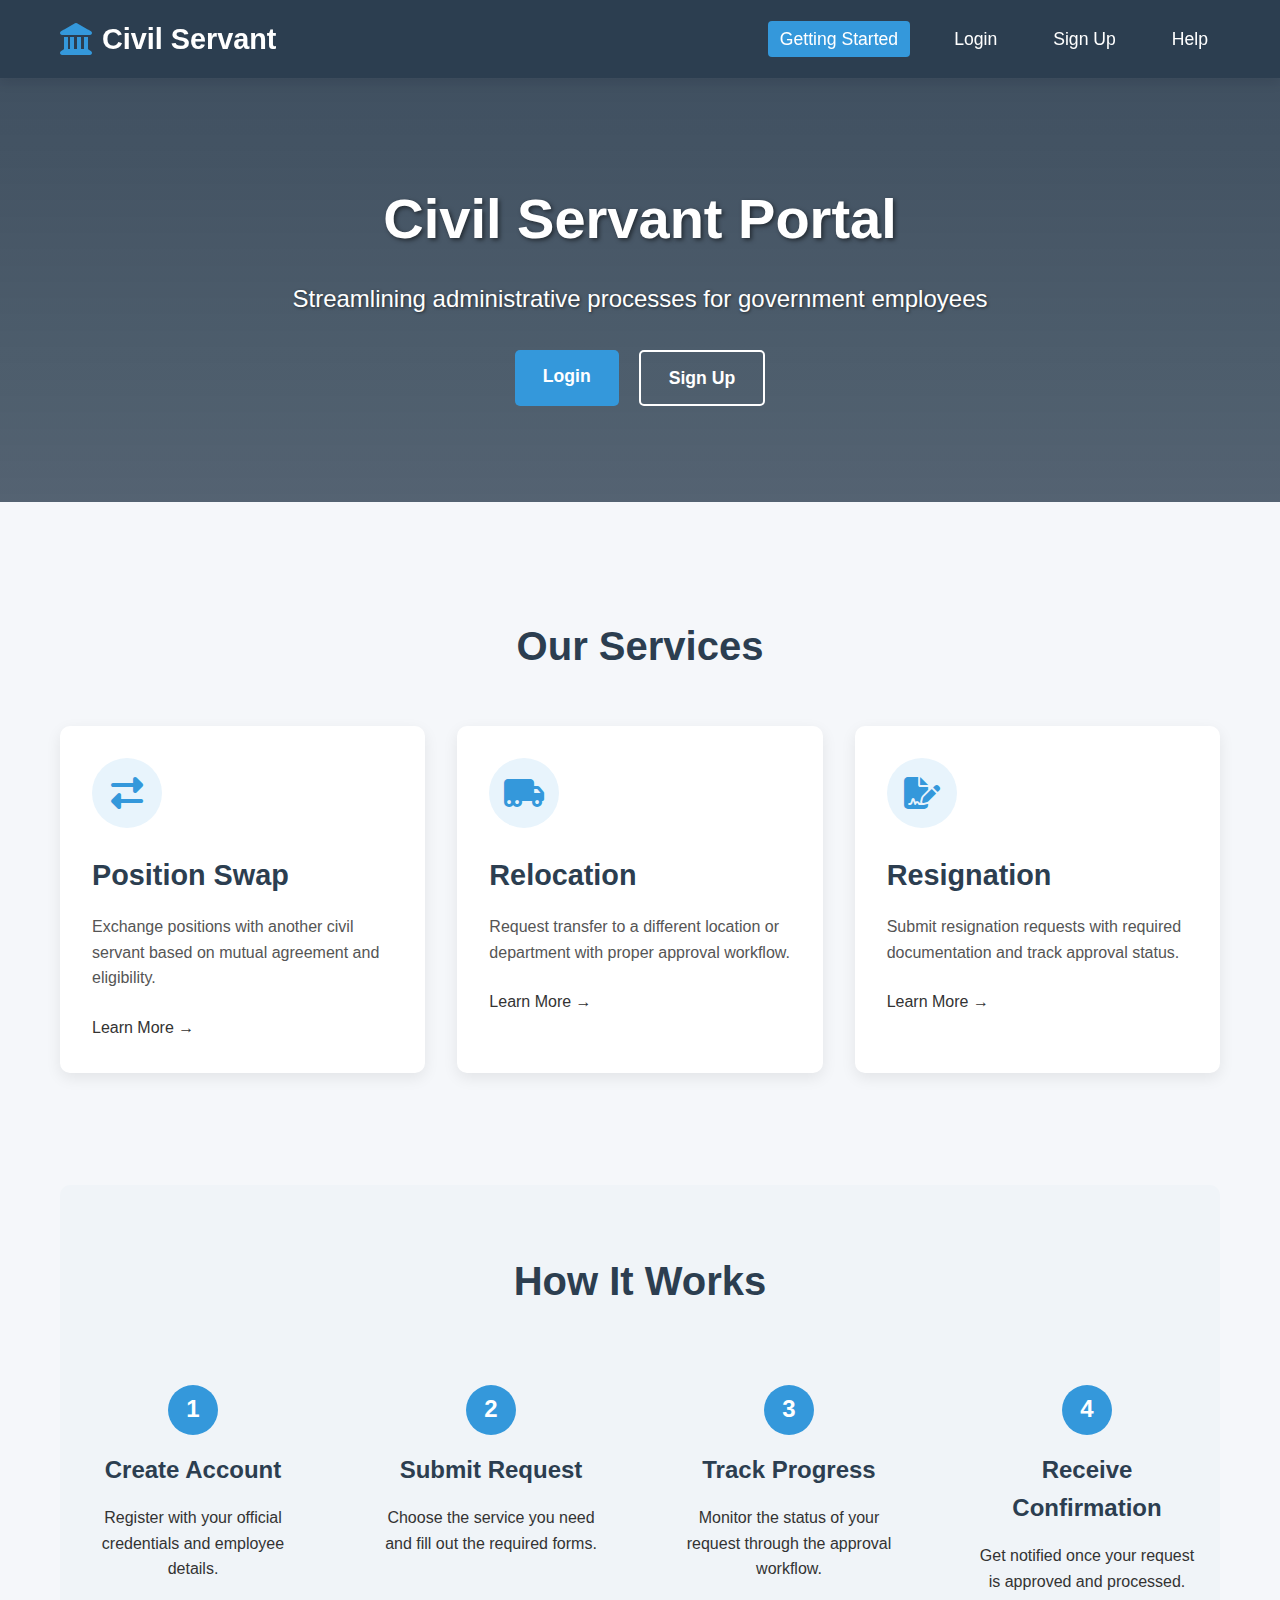
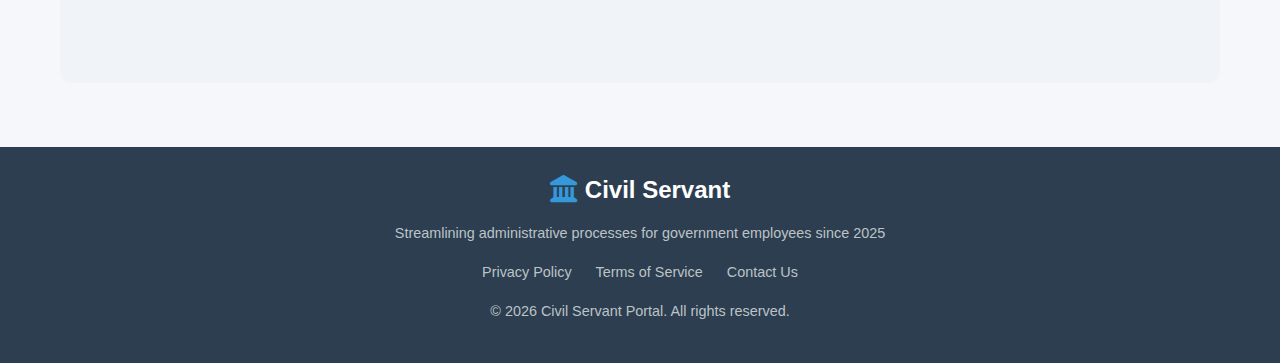
<file: index.html>
<!DOCTYPE html>
<html lang="en">
<head>
    <meta charset="UTF-8">
    <meta name="viewport" content="width=device-width, initial-scale=1.0">
    <title>Civil Servant - Home</title>
    <link rel="stylesheet" href="style.css">
    <link rel="stylesheet" href="https://cdnjs.cloudflare.com/ajax/libs/font-awesome/6.4.0/css/all.min.css">
<style>
            /* Reduced Footer Size */
footer {
    padding: 1.5rem 0 !important;
}

.footer-content {
    max-width: 800px !important;
    margin: 0 auto !important;
}

.footer-logo {
    font-size: 1.5rem !important;
    margin-bottom: 0.8rem !important;
}

.footer-logo i {
    font-size: 1.7rem !important;
    margin-right: 8px !important;
}

.footer-content p {
    margin-bottom: 1rem !important;
    font-size: 0.9rem !important;
    color: #bdc3c7 !important;
}

.footer-links {
    margin-bottom: 1rem !important;
    gap: 1.5rem !important;
}

.footer-links a {
    font-size: 0.9rem !important;
}

.copyright {
    font-size: 0.8rem !important;
    color: #95a5a6 !important;
    margin-top: 1rem !important;
}
</style>
</head>
<body>
    <nav class="navbar">
        <div class="nav-container">
            <div class="logo">
                <i class="fas fa-landmark"></i>
                <span>Civil Servant</span>
            </div>
            <ul class="nav-menu">
                <li><a href="index.html" class="active">Getting Started</a></li>
                <li><a href="login.html">Login</a></li>
                <li><a href="signup.html">Sign Up</a></li>
                <li><a href="help.html">Help</a></li>
                
            </ul>
            <div class="hamburger">
                <span class="bar"></span>
                <span class="bar"></span>
                <span class="bar"></span>
            </div>
        </div>
    </nav>

    <header class="hero">
        <div class="hero-content">
            <h1>Civil Servant Portal</h1>
            <p>Streamlining administrative processes for government employees</p>
            <div class="hero-buttons">
                <a href="login.html" class="btn btn-primary">Login</a>
                <a href="signup.html" class="btn btn-secondary">Sign Up</a>
            </div>
        </div>
    </header>

    <main class="container">
        <section class="features">
            <h2>Our Services</h2>
            <div class="features-grid">
                <div class="feature-card">
                    <div class="feature-icon">
                        <i class="fas fa-exchange-alt"></i>
                    </div>
                    <h3>Position Swap</h3>
                    <p>Exchange positions with another civil servant based on mutual agreement and eligibility.</p>
                    <a >Learn More →</a>
                    <!--
                    <a href="swap.html" class="feature-link">Learn More →</a>
                    -->
                </div>
                
                <div class="feature-card">
                    <div class="feature-icon">
                        <i class="fas fa-truck-moving"></i>
                    </div>
                    <h3>Relocation</h3>
                    <p>Request transfer to a different location or department with proper approval workflow.</p>
                    <a >Learn More →</a>
                    <!--
                    <a href="relocation.html" class="feature-link">Learn More →</a>
                    -->
                </div>
                
                <div class="feature-card">
                    <div class="feature-icon">
                        <i class="fas fa-file-signature"></i>
                    </div>
                    <h3>Resignation</h3>
                    <p>Submit resignation requests with required documentation and track approval status.</p>
                    <a >Learn More →</a>
                    <!--
                    <a href="resignation.html" class="feature-link">Learn More →</a>
                    -->
                </div>
            </div>
        </section>
        
        <section class="info-section">
            <h2>How It Works</h2>
            <div class="steps">
                <div class="step">
                    <div class="step-number">1</div>
                    <h3>Create Account</h3>
                    <p>Register with your official credentials and employee details.</p>
                </div>
                <div class="step">
                    <div class="step-number">2</div>
                    <h3>Submit Request</h3>
                    <p>Choose the service you need and fill out the required forms.</p>
                </div>
                <div class="step">
                    <div class="step-number">3</div>
                    <h3>Track Progress</h3>
                    <p>Monitor the status of your request through the approval workflow.</p>
                </div>
                <div class="step">
                    <div class="step-number">4</div>
                    <h3>Receive Confirmation</h3>
                    <p>Get notified once your request is approved and processed.</p>
                </div>
            </div>
        </section>
    </main>

    <footer>
        <div class="footer-content">
            <div class="footer-logo">
                <i class="fas fa-landmark"></i>
                <span>Civil Servant</span>
            </div>
            <p>Streamlining administrative processes for government employees since 2025</p>
            <div class="footer-links">
                <a href="#">Privacy Policy</a>
                <a href="#">Terms of Service</a>
                <a href="#">Contact Us</a>
            </div>
            <p class="copyright">&copy; <span class="current-year">2025</span> Civil Servant Portal. All rights reserved.</p>
        </div>
    </footer>

    <script src="script.js"></script>
    <script>
        // Update current year in footer
        document.addEventListener('DOMContentLoaded', function() {
            const yearElement = document.querySelector('.current-year');
            if (yearElement) {
                yearElement.textContent = new Date().getFullYear();
            }
        });
    </script>
</body>
</html>
</file>
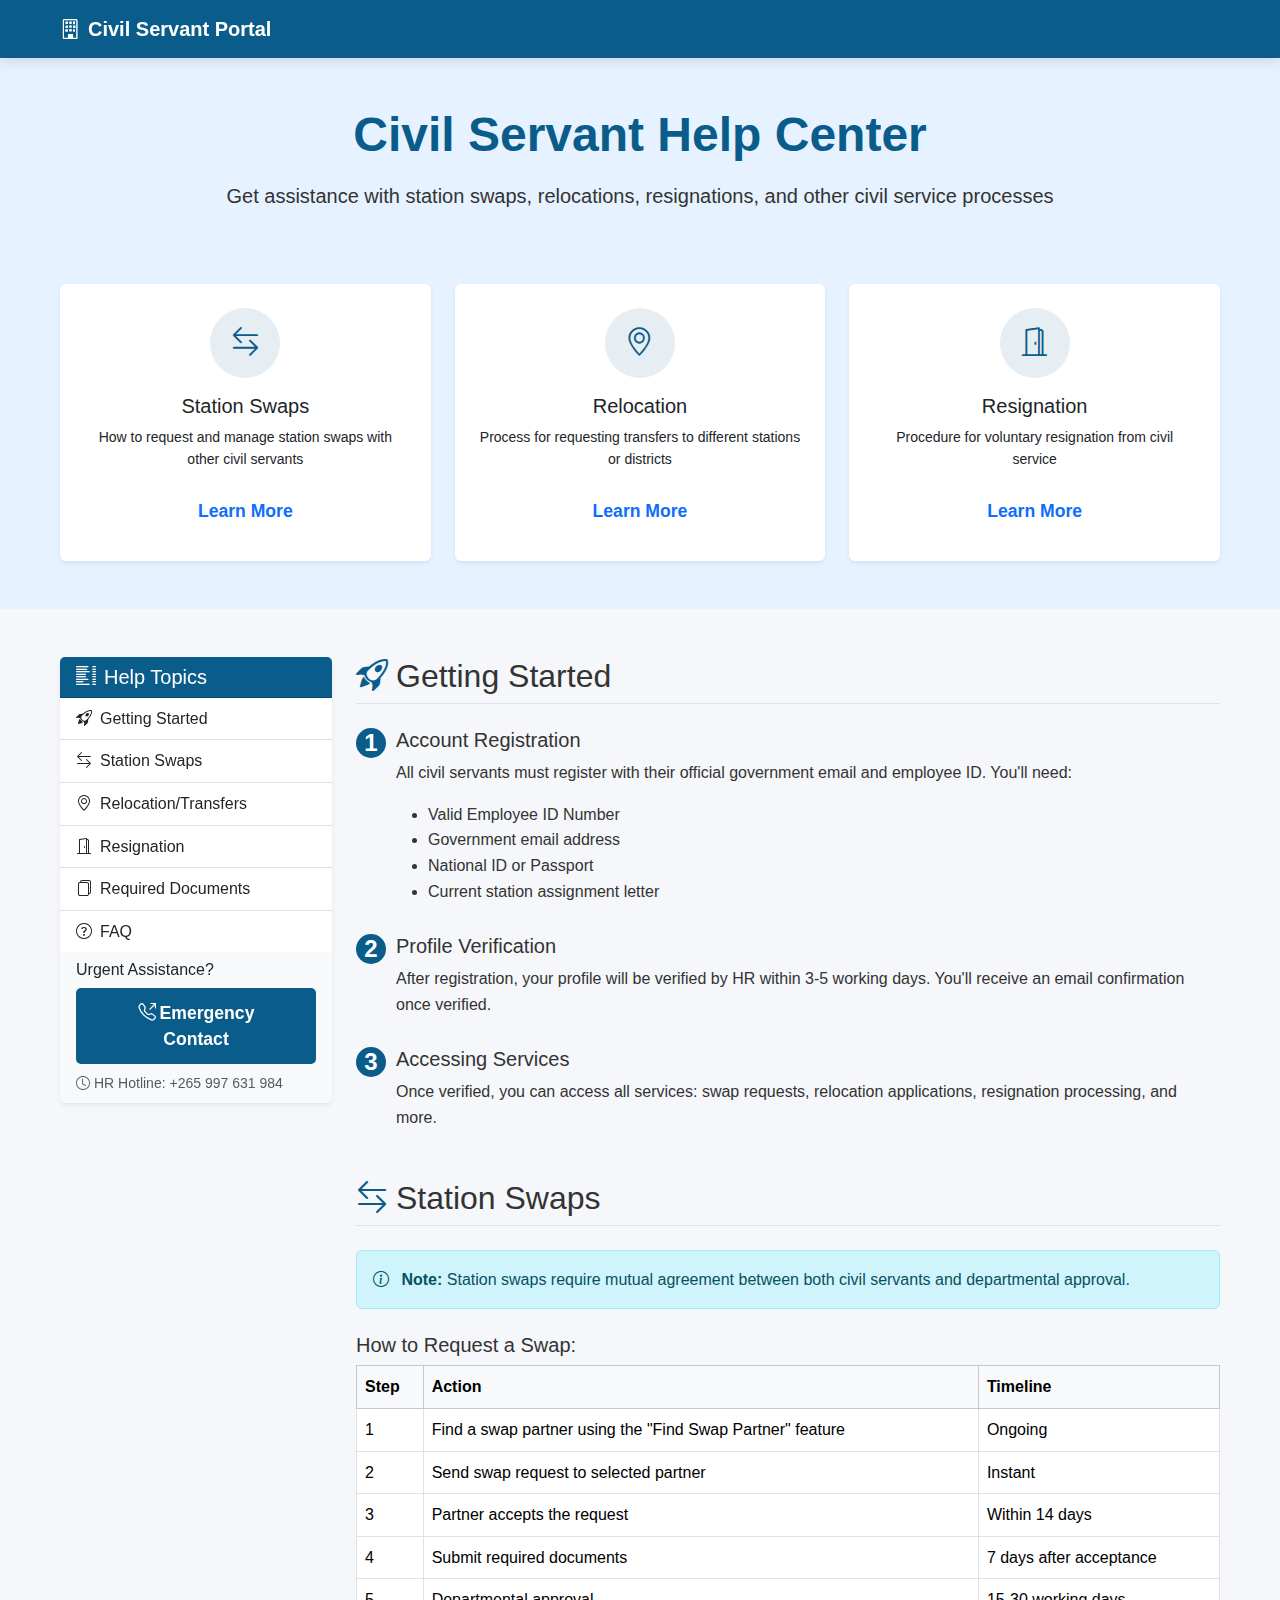
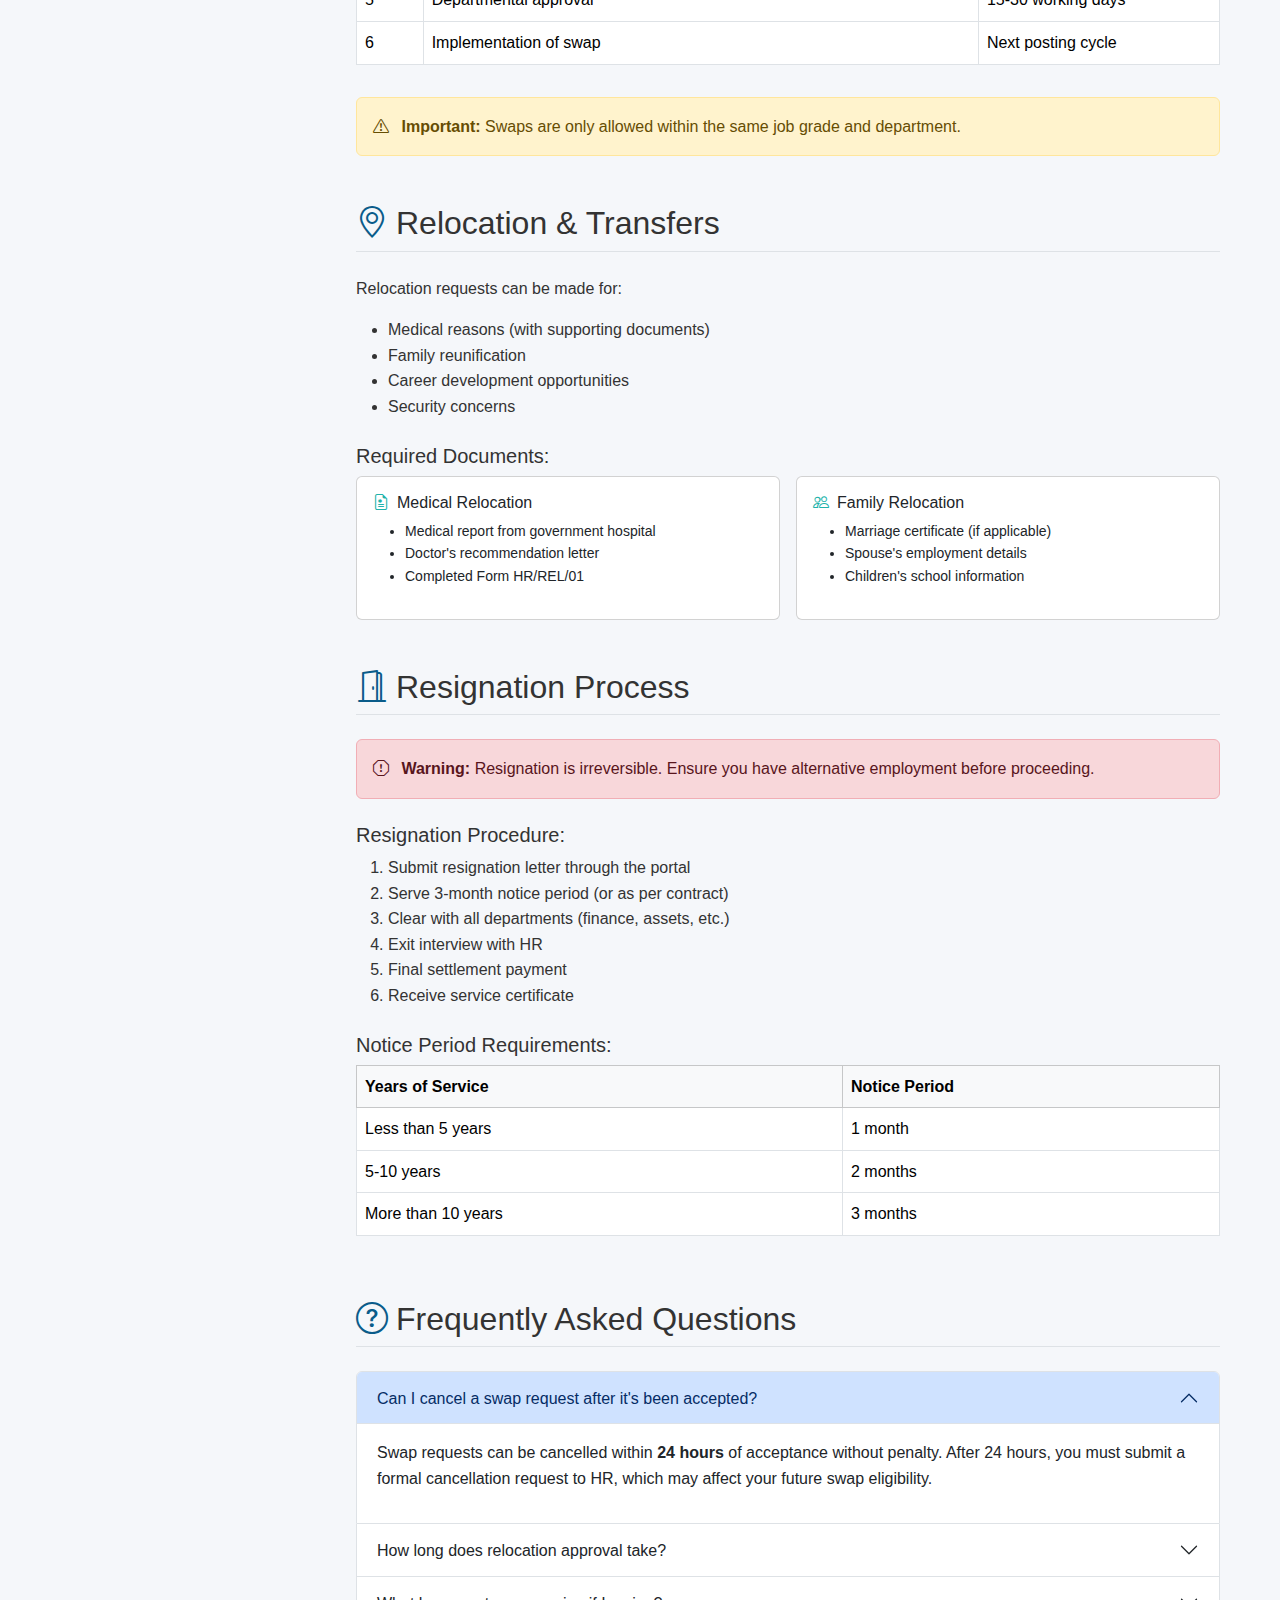
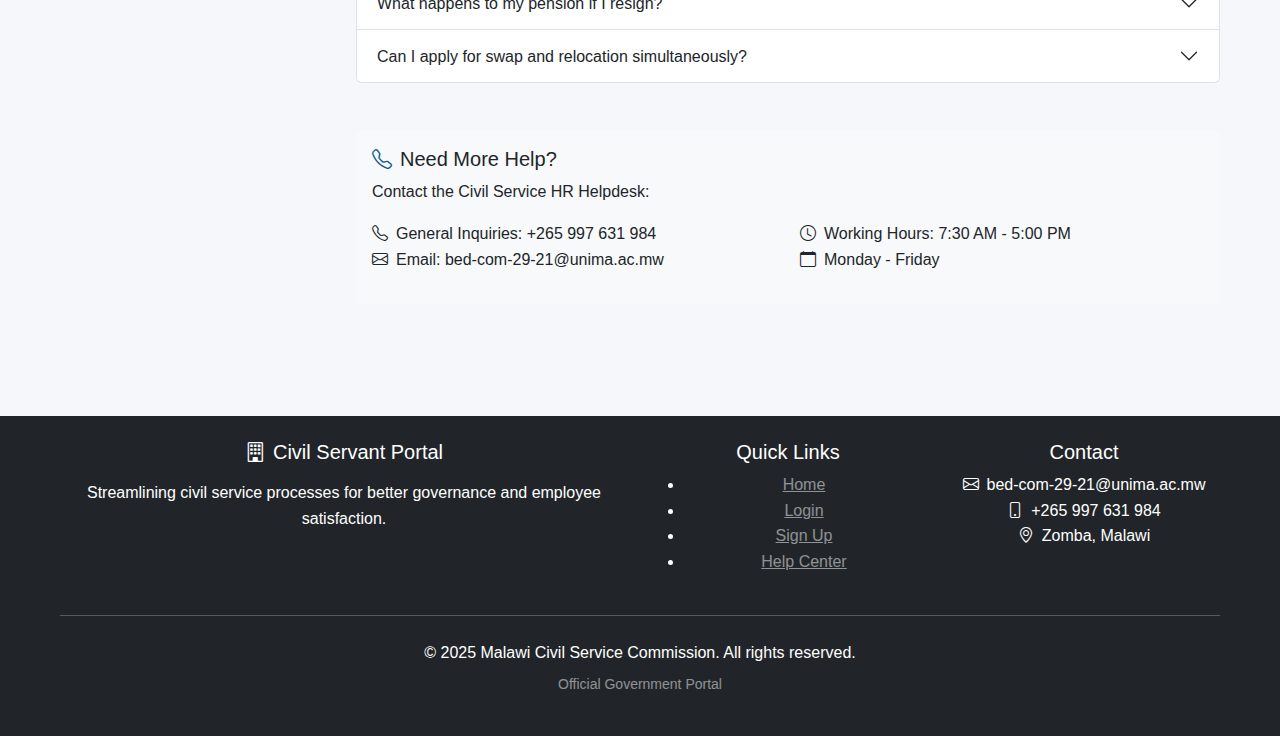
<file: help.html>
<!DOCTYPE html>
<html lang="en">
<head>
    <meta charset="UTF-8">
    <meta name="viewport" content="width=device-width, initial-scale=1.0">
    <title>Help Center - Civil Servant Portal</title>
    
    <!-- Bootstrap 5 CSS -->
    <link href="https://cdn.jsdelivr.net/npm/bootstrap@5.3.0/dist/css/bootstrap.min.css" rel="stylesheet">
    
    <!-- Bootstrap Icons -->
    <link rel="stylesheet" href="https://cdn.jsdelivr.net/npm/bootstrap-icons@1.10.0/font/bootstrap-icons.css">
    
    <!-- Google Fonts -->
    <link href="https://fonts.googleapis.com/css2?family=Poppins:wght@300;400;500;600;700&family=Inter:wght@400;500;600&display=swap" rel="stylesheet">
    
    <!-- Our Custom CSS -->
    <link rel="stylesheet" href="style.css">
    
    <!-- Civil Servant Specific Styles -->
    <style>
        :root {
            --primary-blue: #0A5C8A;
            --secondary-teal: #20B2AA;
            --light-blue: #E6F2FF;
            --dark-gray: #333333;
            --light-gray: #F5F7FA;
        }
        
        .bg-primary-blue {
            background-color: var(--primary-blue) !important;
        }
        
        .bg-light-blue {
            background-color: var(--light-blue) !important;
        }
        
        .text-primary-blue {
            color: var(--primary-blue) !important;
        }
        
        .text-teal {
            color: var(--secondary-teal) !important;
        }
        
        .btn-primary {
            background-color: var(--primary-blue);
            border-color: var(--primary-blue);
        }
        
        .btn-primary:hover {
            background-color: #084970;
            border-color: #084970;
        }
        
        .feature-icon-cs {
            width: 70px;
            height: 70px;
            background-color: rgba(10, 92, 138, 0.1);
            border-radius: 50%;
            display: flex;
            align-items: center;
            justify-content: center;
            margin: 0 auto 15px;
        }
        
        .process-step {
            position: relative;
            padding-left: 40px;
            margin-bottom: 30px;
        }
        
        .process-step .step-number {
            position: absolute;
            left: 0;
            top: 0;
            width: 30px;
            height: 30px;
            background-color: var(--primary-blue);
            color: white;
            border-radius: 50%;
            display: flex;
            align-items: center;
            justify-content: center;
            font-weight: bold;
        }
    </style>
</head>
<body>
    <!-- TOP BAR NAVIGATION -->
    <nav class="navbar navbar-expand-lg navbar-dark bg-primary-blue py-2">
        <div class="container">
            <!-- Logo -->
            <a class="navbar-brand fw-bold" href="index.html">
                <i class="bi bi-building me-2"></i>Civil Servant Portal
            </a>
            
            <!-- Navigation Links -->
            <div class="collapse navbar-collapse" id="mainNav">
                <ul class="navbar-nav ms-auto">
                    <li class="nav-item">
                        <a class="nav-link" href="index.html">
                            <!--<i class="bi bi-house me-1"></i>Home
                        </a>
                    
                    </li>
                    <li class="nav-item">
                        <a class="nav-link" href="login.html">
                            <i class="bi bi-box-arrow-in-right me-1"></i>Login
                        </a>
                    </li>
                    <li class="nav-item">
                        <a class="nav-link" href="signup.html">
                            <i class="bi bi-person-plus me-1"></i>Sign Up
                        </a>
                    </li>
                    <li class="nav-item">
                        <a class="nav-link active" href="help.html">
                            <i class="bi bi-question-circle me-1"></i>Help
                        </a>
                    </li>
                    <li class="nav-item">
                        <a class="nav-link" href="contact.html">
                            <i class="bi bi-telephone me-1"></i>Contact
                        </a>
                    -->
                    </li>
                </ul>
            </div>
            
            <!-- Mobile Menu Button -->
            <button class="navbar-toggler" type="button" data-bs-toggle="collapse" data-bs-target="#mainNav">
                <span class="navbar-toggler-icon"></span>
            </button>
        </div>
    </nav>


    <!-- HELP CENTER HEADER -->
    <section class="py-5 bg-light-blue">
        <div class="container text-center">
            <h1 class="display-5 fw-bold mb-3 text-primary-blue">Civil Servant Help Center</h1>
            <p class="lead mb-4">Get assistance with station swaps, relocations, resignations, and other civil service processes</p>
            
            <!-- Quick Action Cards -->
            <div class="row g-4 mt-4">
                <div class="col-md-4">
                    <div class="card border-0 shadow-sm h-100">
                        <div class="card-body text-center p-4">
                            <div class="feature-icon-cs mb-3">
                                <i class="bi bi-arrow-left-right text-primary-blue" style="font-size: 1.8rem;"></i>
                            </div>
                            <h5>Station Swaps</h5>
                            <p class="small">How to request and manage station swaps with other civil servants</p>
                            <a href="#swap-section" class="btn btn-outline-primary btn-sm">Learn More</a>
                        </div>
                    </div>
                </div>
                <div class="col-md-4">
                    <div class="card border-0 shadow-sm h-100">
                        <div class="card-body text-center p-4">
                            <div class="feature-icon-cs mb-3">
                                <i class="bi bi-geo-alt text-primary-blue" style="font-size: 1.8rem;"></i>
                            </div>
                            <h5>Relocation</h5>
                            <p class="small">Process for requesting transfers to different stations or districts</p>
                            <a href="#relocation-section" class="btn btn-outline-primary btn-sm">Learn More</a>
                        </div>
                    </div>
                </div>
                <div class="col-md-4">
                    <div class="card border-0 shadow-sm h-100">
                        <div class="card-body text-center p-4">
                            <div class="feature-icon-cs mb-3">
                                <i class="bi bi-door-open text-primary-blue" style="font-size: 1.8rem;"></i>
                            </div>
                            <h5>Resignation</h5>
                            <p class="small">Procedure for voluntary resignation from civil service</p>
                            <a href="#resignation-section" class="btn btn-outline-primary btn-sm">Learn More</a>
                        </div>
                    </div>
                </div>
            </div>
        </div>
    </section>

    <!-- MAIN HELP CONTENT -->
    <section class="py-5">
        <div class="container">
            <div class="row">
                <!-- Sidebar Navigation -->
                <div class="col-lg-3 mb-4">
                    <div class="card shadow-sm border-0 sticky-top" style="top: 100px;">
                        <div class="card-header bg-primary-blue text-white">
                            <h5 class="mb-0"><i class="bi bi-list-columns me-2"></i>Help Topics</h5>
                        </div>
                        <div class="list-group list-group-flush">
                            <a href="#getting-started" class="list-group-item list-group-item-action">
                                <i class="bi bi-rocket-takeoff me-2"></i>Getting Started
                            </a>
                            <a href="#swap-section" class="list-group-item list-group-item-action">
                                <i class="bi bi-arrow-left-right me-2"></i>Station Swaps
                            </a>
                            <a href="#relocation-section" class="list-group-item list-group-item-action">
                                <i class="bi bi-geo-alt me-2"></i>Relocation/Transfers
                            </a>
                            <a href="#resignation-section" class="list-group-item list-group-item-action">
                                <i class="bi bi-door-open me-2"></i>Resignation
                            </a>
                            <a href="#documents" class="list-group-item list-group-item-action">
                                <i class="bi bi-files me-2"></i>Required Documents
                            </a>
                            <a href="#faq" class="list-group-item list-group-item-action">
                                <i class="bi bi-question-circle me-2"></i>FAQ
                            </a>
                        </div>
                        
                        <!-- Emergency Contact -->
                        <div class="card-footer bg-light">
                            <h6 class="mb-2">Urgent Assistance?</h6>
                            <a href="contact.html" class="btn btn-primary btn-sm w-100 mb-2">
                                <i class="bi bi-telephone-outbound me-1"></i>Emergency Contact
                            </a>
                            <p class="small text-muted mb-0">
                                <i class="bi bi-clock me-1"></i>HR Hotline: +265 997 631 984
                            </p>
                        </div>
                    </div>
                </div>
                
                <!-- Main Content -->
                <div class="col-lg-9">
                    <!-- Getting Started -->
                    <div id="getting-started" class="mb-5">
                        <h2 class="mb-4 border-bottom pb-2">
                            <i class="bi bi-rocket-takeoff text-primary-blue me-2"></i>Getting Started
                        </h2>
                        
                        <div class="process-step">
                            <div class="step-number">1</div>
                            <h5>Account Registration</h5>
                            <p>All civil servants must register with their official government email and employee ID. You'll need:</p>
                            <ul>
                                <li>Valid Employee ID Number</li>
                                <li>Government email address</li>
                                <li>National ID or Passport</li>
                                <li>Current station assignment letter</li>
                            </ul>
                        </div>
                        
                        <div class="process-step">
                            <div class="step-number">2</div>
                            <h5>Profile Verification</h5>
                            <p>After registration, your profile will be verified by HR within 3-5 working days. You'll receive an email confirmation once verified.</p>
                        </div>
                        
                        <div class="process-step">
                            <div class="step-number">3</div>
                            <h5>Accessing Services</h5>
                            <p>Once verified, you can access all services: swap requests, relocation applications, resignation processing, and more.</p>
                        </div>
                    </div>
                    
                    <!-- Station Swaps Section -->
                    <div id="swap-section" class="mb-5">
                        <h2 class="mb-4 border-bottom pb-2">
                            <i class="bi bi-arrow-left-right text-primary-blue me-2"></i>Station Swaps
                        </h2>
                        
                        <div class="alert alert-info">
                            <i class="bi bi-info-circle me-2"></i>
                            <strong>Note:</strong> Station swaps require mutual agreement between both civil servants and departmental approval.
                        </div>
                        
                        <h5 class="mt-4">How to Request a Swap:</h5>
                        <div class="table-responsive">
                            <table class="table table-bordered">
                                <thead class="table-light">
                                    <tr>
                                        <th>Step</th>
                                        <th>Action</th>
                                        <th>Timeline</th>
                                    </tr>
                                </thead>
                                <tbody>
                                    <tr>
                                        <td>1</td>
                                        <td>Find a swap partner using the "Find Swap Partner" feature</td>
                                        <td>Ongoing</td>
                                    </tr>
                                    <tr>
                                        <td>2</td>
                                        <td>Send swap request to selected partner</td>
                                        <td>Instant</td>
                                    </tr>
                                    <tr>
                                        <td>3</td>
                                        <td>Partner accepts the request</td>
                                        <td>Within 14 days</td>
                                    </tr>
                                    <tr>
                                        <td>4</td>
                                        <td>Submit required documents</td>
                                        <td>7 days after acceptance</td>
                                    </tr>
                                    <tr>
                                        <td>5</td>
                                        <td>Departmental approval</td>
                                        <td>15-30 working days</td>
                                    </tr>
                                    <tr>
                                        <td>6</td>
                                        <td>Implementation of swap</td>
                                        <td>Next posting cycle</td>
                                    </tr>
                                </tbody>
                            </table>
                        </div>
                        
                        <div class="alert alert-warning mt-3">
                            <i class="bi bi-exclamation-triangle me-2"></i>
                            <strong>Important:</strong> Swaps are only allowed within the same job grade and department.
                        </div>
                    </div>
                    
                    <!-- Relocation Section -->
                    <div id="relocation-section" class="mb-5">
                        <h2 class="mb-4 border-bottom pb-2">
                            <i class="bi bi-geo-alt text-primary-blue me-2"></i>Relocation & Transfers
                        </h2>
                        
                        <p>Relocation requests can be made for:</p>
                        <ul>
                            <li>Medical reasons (with supporting documents)</li>
                            <li>Family reunification</li>
                            <li>Career development opportunities</li>
                            <li>Security concerns</li>
                        </ul>
                        
                        <h5 class="mt-4">Required Documents:</h5>
                        <div class="row g-3">
                            <div class="col-md-6">
                                <div class="card h-100">
                                    <div class="card-body">
                                        <h6><i class="bi bi-file-earmark-medical text-teal me-2"></i>Medical Relocation</h6>
                                        <ul class="small">
                                            <li>Medical report from government hospital</li>
                                            <li>Doctor's recommendation letter</li>
                                            <li>Completed Form HR/REL/01</li>
                                        </ul>
                                    </div>
                                </div>
                            </div>
                            <div class="col-md-6">
                                <div class="card h-100">
                                    <div class="card-body">
                                        <h6><i class="bi bi-people text-teal me-2"></i>Family Relocation</h6>
                                        <ul class="small">
                                            <li>Marriage certificate (if applicable)</li>
                                            <li>Spouse's employment details</li>
                                            <li>Children's school information</li>
                                        </ul>
                                    </div>
                                </div>
                            </div>
                        </div>
                    </div>
                    
                    <!-- Resignation Section -->
                    <div id="resignation-section" class="mb-5">
                        <h2 class="mb-4 border-bottom pb-2">
                            <i class="bi bi-door-open text-primary-blue me-2"></i>Resignation Process
                        </h2>
                        
                        <div class="alert alert-danger">
                            <i class="bi bi-exclamation-octagon me-2"></i>
                            <strong>Warning:</strong> Resignation is irreversible. Ensure you have alternative employment before proceeding.
                        </div>
                        
                        <h5 class="mt-4">Resignation Procedure:</h5>
                        <ol>
                            <li>Submit resignation letter through the portal</li>
                            <li>Serve 3-month notice period (or as per contract)</li>
                            <li>Clear with all departments (finance, assets, etc.)</li>
                            <li>Exit interview with HR</li>
                            <li>Final settlement payment</li>
                            <li>Receive service certificate</li>
                        </ol>
                        
                        <h5 class="mt-4">Notice Period Requirements:</h5>
                        <div class="table-responsive">
                            <table class="table table-bordered">
                                <thead class="table-light">
                                    <tr>
                                        <th>Years of Service</th>
                                        <th>Notice Period</th>
                                    </tr>
                                </thead>
                                <tbody>
                                    <tr>
                                        <td>Less than 5 years</td>
                                        <td>1 month</td>
                                    </tr>
                                    <tr>
                                        <td>5-10 years</td>
                                        <td>2 months</td>
                                    </tr>
                                    <tr>
                                        <td>More than 10 years</td>
                                        <td>3 months</td>
                                    </tr>
                                </tbody>
                            </table>
                        </div>
                    </div>
                    
                    <!-- FAQ Section -->
                    <div id="faq" class="mb-5">
                        <h2 class="mb-4 border-bottom pb-2">
                            <i class="bi bi-question-circle text-primary-blue me-2"></i>Frequently Asked Questions
                        </h2>
                        
                        <div class="accordion" id="faqAccordion">
                            <!-- FAQ 1 -->
                            <div class="accordion-item">
                                <h3 class="accordion-header">
                                    <button class="accordion-button" type="button" data-bs-toggle="collapse" data-bs-target="#faq1">
                                        Can I cancel a swap request after it's been accepted?
                                    </button>
                                </h3>
                                <div id="faq1" class="accordion-collapse collapse show" data-bs-parent="#faqAccordion">
                                    <div class="accordion-body">
                                        <p>Swap requests can be cancelled within <strong>24 hours</strong> of acceptance without penalty. After 24 hours, you must submit a formal cancellation request to HR, which may affect your future swap eligibility.</p>
                                    </div>
                                </div>
                            </div>
                            
                            <!-- FAQ 2 -->
                            <div class="accordion-item">
                                <h3 class="accordion-header">
                                    <button class="accordion-button collapsed" type="button" data-bs-toggle="collapse" data-bs-target="#faq2">
                                        How long does relocation approval take?
                                    </button>
                                </h3>
                                <div id="faq2" class="accordion-collapse collapse" data-bs-parent="#faqAccordion">
                                    <div class="accordion-body">
                                        <p>Standard processing time is <strong>30-45 working days</strong>. Medical emergencies are fast-tracked to 7-14 days with proper documentation.</p>
                                    </div>
                                </div>
                            </div>
                            
                            <!-- FAQ 3 -->
                            <div class="accordion-item">
                                <h3 class="accordion-header">
                                    <button class="accordion-button collapsed" type="button" data-bs-toggle="collapse" data-bs-target="#faq3">
                                        What happens to my pension if I resign?
                                    </button>
                                </h3>
                                <div id="faq3" class="accordion-collapse collapse" data-bs-parent="#faqAccordion">
                                    <div class="accordion-body">
                                        <p>Your pension contributions are preserved. You can either:
                                        <ul>
                                            <li>Transfer to new employer's scheme</li>
                                            <li>Leave in the government scheme</li>
                                            <li>Withdraw (subject to tax regulations)</li>
                                        </ul>
                                        Contact the Pensions Department for specific advice.</p>
                                    </div>
                                </div>
                            </div>
                            
                            <!-- FAQ 4 -->
                            <div class="accordion-item">
                                <h3 class="accordion-header">
                                    <button class="accordion-button collapsed" type="button" data-bs-toggle="collapse" data-bs-target="#faq4">
                                        Can I apply for swap and relocation simultaneously?
                                    </button>
                                </h3>
                                <div id="faq4" class="accordion-collapse collapse" data-bs-parent="#faqAccordion">
                                    <div class="accordion-body">
                                        <p>No. You can only have one active application at a time. If you apply for relocation, any pending swap requests will be automatically cancelled.</p>
                                    </div>
                                </div>
                            </div>
                        </div>
                    </div>
                    
                    <!-- Contact Information -->
                    <div class="card bg-light border-0">
                        <div class="card-body">
                            <h5><i class="bi bi-telephone text-primary-blue me-2"></i>Need More Help?</h5>
                            <p>Contact the Civil Service HR Helpdesk:</p>
                            <div class="row">
                                <div class="col-md-6">
                                    <ul class="list-unstyled">
                                        <li><i class="bi bi-telephone me-2"></i>General Inquiries: +265 997 631 984</li>
                                        <li><i class="bi bi-envelope me-2"></i>Email: bed-com-29-21@unima.ac.mw</li>
                                    </ul>
                                </div>
                                <div class="col-md-6">
                                    <ul class="list-unstyled">
                                        <li><i class="bi bi-clock me-2"></i>Working Hours: 7:30 AM - 5:00 PM</li>
                                        <li><i class="bi bi-calendar me-2"></i>Monday - Friday</li>
                                    </ul>
                                </div>
                            </div>
                        </div>
                    </div>
                </div>
            </div>
        </div>
    </section>

    <!-- FOOTER -->
    <footer class="bg-dark text-white py-4">
        <div class="container">
            <div class="row">
                <div class="col-md-6">
                    <h5><i class="bi bi-building me-2"></i>Civil Servant Portal</h5>
                    <p class="mt-3">Streamlining civil service processes for better governance and employee satisfaction.</p>
                </div>
                <div class="col-md-3">
                    <h5>Quick Links</h5>
                    <ul class="list-styled">
                        <li><a href="index.html" class="text-white-50">Home</a></li>
                        <li><a href="login.html" class="text-white-50">Login</a></li>
                        <li><a href="signup.html" class="text-white-50">Sign Up</a></li>
                        <li><a href="help.html" class="text-white-50">Help Center</a></li>
                    </ul>
                </div>
                <div class="col-md-3">
                    <h5>Contact</h5>
                    <ul class="list-unstyled">
                        <li><i class="bi bi-envelope me-2"></i>bed-com-29-21@unima.ac.mw</li>
                        <li><i class="bi bi-phone me-2"></i>+265 997 631 984</li>
                        <li><i class="bi bi-geo-alt me-2"></i>Zomba, Malawi</li>
                    </ul>
                </div>
            </div>
            <hr class="bg-white-50 my-4">
            <div class="text-center">
                <p class="mb-0">&copy; 2025 Malawi Civil Service Commission. All rights reserved.</p>
                <p class="small text-white-50 mt-2">Official Government Portal</p>
            </div>
        </div>
    </footer>

    <!-- Bootstrap JS -->
    <script src="https://cdn.jsdelivr.net/npm/bootstrap@5.3.0/dist/js/bootstrap.bundle.min.js"></script>
    
    <!-- Custom JS for Help Page -->
    <script>
        // Smooth scroll for navigation
        document.querySelectorAll('a[href^="#"]').forEach(anchor => {
            anchor.addEventListener('click', function (e) {
                e.preventDefault();
                
                const targetId = this.getAttribute('href');
                if(targetId === '#') return;
                
                const targetElement = document.querySelector(targetId);
                if(targetElement) {
                    window.scrollTo({
                        top: targetElement.offsetTop - 80,
                        behavior: 'smooth'
                    });
                }
            });
        });
        
        // Highlight current section in sidebar
        window.addEventListener('scroll', function() {
            const sections = document.querySelectorAll('div[id]');
            const navLinks = document.querySelectorAll('.list-group-item');
            
            let currentSection = '';
            
            sections.forEach(section => {
                const sectionTop = section.offsetTop - 100;
                const sectionHeight = section.clientHeight;
                if(scrollY >= sectionTop && scrollY < sectionTop + sectionHeight) {
                    currentSection = section.getAttribute('id');
                }
            });
            
            navLinks.forEach(link => {
                link.classList.remove('active');
                if(link.getAttribute('href') === '#' + currentSection) {
                    link.classList.add('active');
                }
            });
        });
    </script>
</body>
</html>
</file>
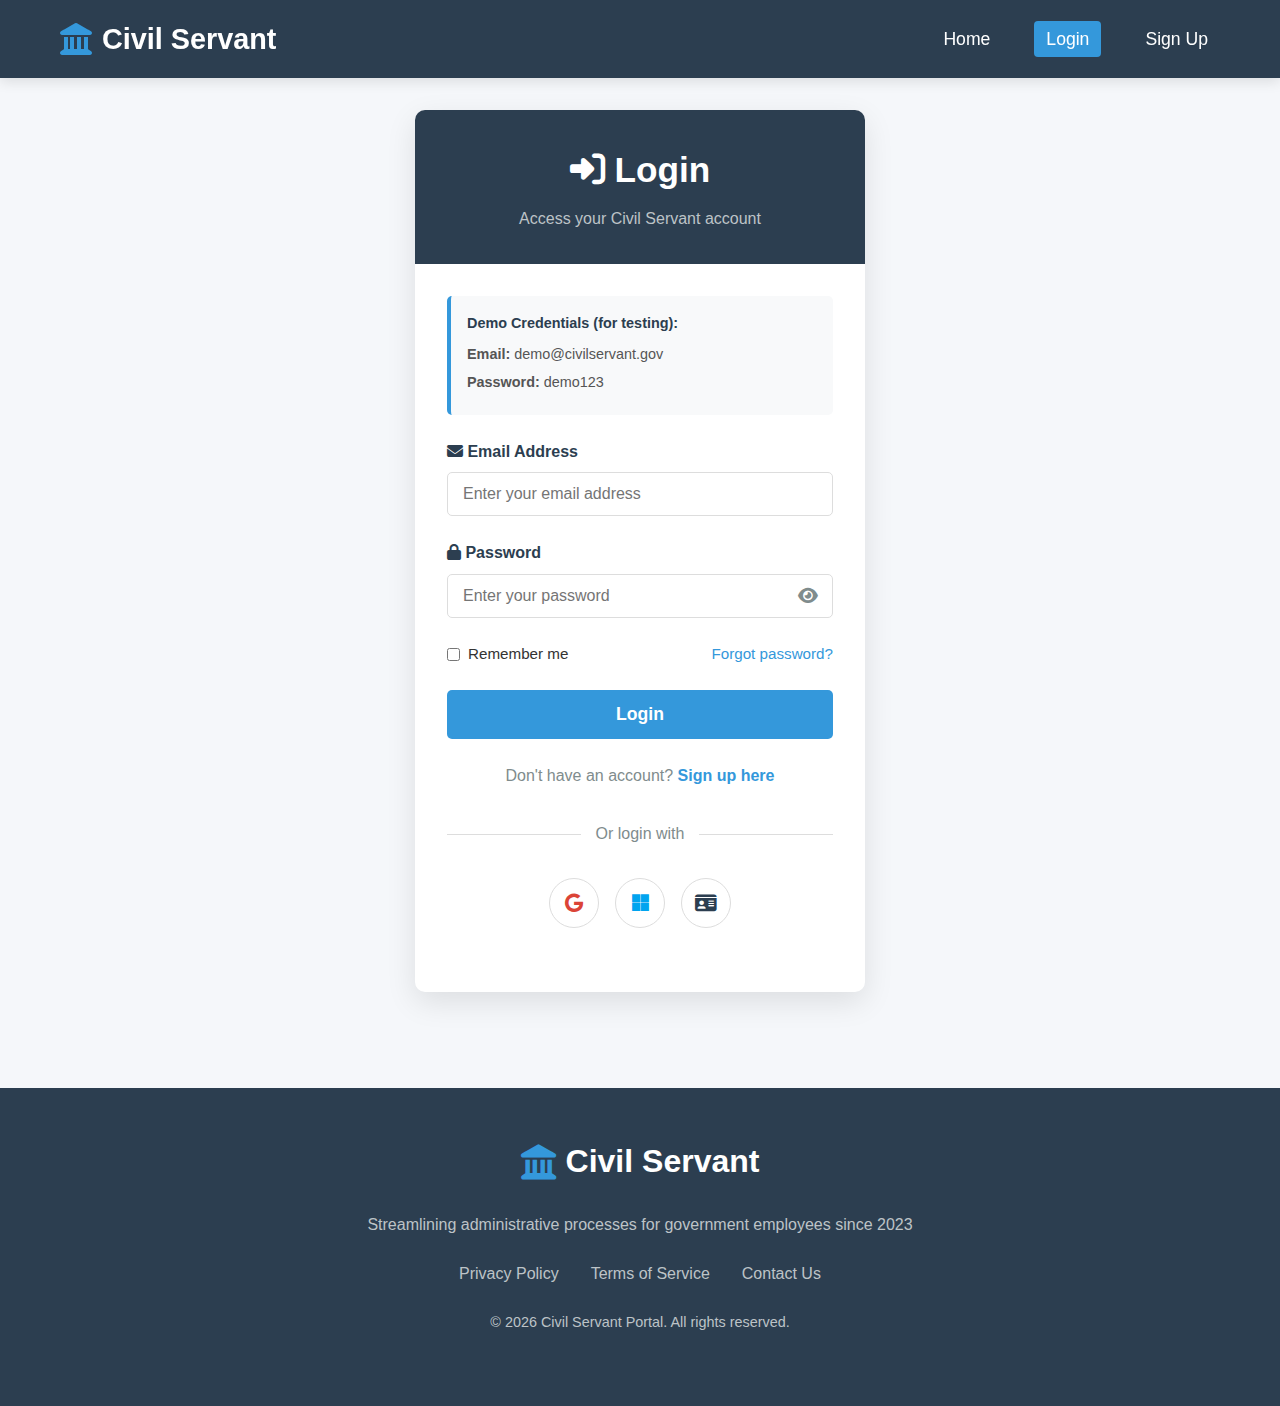
<file: homescreen.html>
<!DOCTYPE html>
<html lang="en">
<head>
    <meta charset="UTF-8">
    <meta name="viewport" content="width=device-width, initial-scale=1.0">
    <title>Civil Servant - Dashboard</title>
    <link rel="stylesheet" href="style.css">
    <link rel="stylesheet" href="https://cdnjs.cloudflare.com/ajax/libs/font-awesome/6.4.0/css/all.min.css">
    <style>
        /* Homescreen specific styles */
        .homescreen-page {
            min-height: calc(100vh - 200px);
            display: flex;
            flex-direction: column;
            align-items: center;
            justify-content: center;
            padding: 2rem 1rem;
            background: linear-gradient(135deg, #f5f7fa 0%, #e4edf5 100%);
        }
        
        .homescreen-container {
            max-width: 1000px;
            width: 100%;
            text-align: center;
        }
        
        .homescreen-header {
            margin-bottom: 3rem;
        }
        
        .homescreen-header h1 {
            font-size: 3rem;
            color: #2c3e50;
            margin-bottom: 1rem;
        }
        
        .homescreen-header p {
            font-size: 1.2rem;
            color: #7f8c8d;
            max-width: 600px;
            margin: 0 auto;
        }
        
        .user-welcome {
            background-color: white;
            padding: 1.5rem;
            border-radius: 10px;
            box-shadow: 0 5px 15px rgba(0, 0, 0, 0.05);
            margin-bottom: 2rem;
            display: inline-block;
        }
        
        .user-welcome h2 {
            color: #2c3e50;
            margin-bottom: 0.5rem;
        }
        
        .user-welcome p {
            color: #7f8c8d;
            margin: 0;
        }
        
        .features-section {
            margin-bottom: 3rem;
        }
        
        .features-section h2 {
            font-size: 2rem;
            color: #2c3e50;
            margin-bottom: 2rem;
        }
        
        .features-grid {
            display: grid;
            grid-template-columns: repeat(auto-fit, minmax(300px, 1fr));
            gap: 2rem;
            margin-bottom: 2rem;
        }
        
        .feature-card {
            background-color: white;
            border-radius: 10px;
            padding: 2.5rem 2rem;
            box-shadow: 0 10px 30px rgba(0, 0, 0, 0.08);
            transition: all 0.3s ease;
            cursor: pointer;
            text-decoration: none;
            color: inherit;
            display: block;
        }
        
        .feature-card:hover {
            transform: translateY(-10px);
            box-shadow: 0 15px 40px rgba(0, 0, 0, 0.15);
        }
        
        .feature-icon {
            width: 80px;
            height: 80px;
            border-radius: 50%;
            display: flex;
            align-items: center;
            justify-content: center;
            margin: 0 auto 1.5rem;
            font-size: 2.5rem;
        }
        
        .feature-card.swap .feature-icon {
            background-color: #fef9e7;
            color: #f39c12;
        }
        
        .feature-card.relocation .feature-icon {
            background-color: #e8f6f3;
            color: #2ecc71;
        }
        
        .feature-card.resignation .feature-icon {
            background-color: #fde8e8;
            color: #e74c3c;
        }
        
        .feature-card h3 {
            font-size: 1.8rem;
            margin-bottom: 1rem;
            color: #2c3e50;
        }
        
        .feature-card p {
            color: #7f8c8d;
            margin-bottom: 1.5rem;
            line-height: 1.6;
        }
        
        .feature-link {
            color: #3498db;
            font-weight: 600;
            display: inline-flex;
            align-items: center;
            gap: 8px;
        }
        
        .quick-stats {
            display: grid;
            grid-template-columns: repeat(auto-fit, minmax(200px, 1fr));
            gap: 1.5rem;
            margin-top: 2rem;
        }
        
        .stat-card {
            background-color: white;
            padding: 1.5rem;
            border-radius: 8px;
            box-shadow: 0 5px 15px rgba(0, 0, 0, 0.05);
            text-align: center;
        }
        
        .stat-number {
            font-size: 2.2rem;
            font-weight: bold;
            color: #2c3e50;
            margin-bottom: 0.5rem;
        }
        
        .stat-label {
            color: #7f8c8d;
            font-size: 1rem;
        }
        
        .logout-section {
            margin-top: 3rem;
            padding-top: 2rem;
            border-top: 1px solid #e9ecef;
        }
        
        .logout-btn {
            padding: 12px 30px;
            background-color: #e74c3c;
            color: white;
            border: none;
            border-radius: 5px;
            font-size: 1.1rem;
            font-weight: 600;
            cursor: pointer;
            transition: background-color 0.3s ease;
            display: inline-flex;
            align-items: center;
            gap: 10px;
        }
        
        .logout-btn:hover {
            background-color: #c0392b;
        }
        
        /* Recent applications section */
        .applications-section {
            background-color: white;
            border-radius: 10px;
            padding: 2rem;
            box-shadow: 0 5px 15px rgba(0, 0, 0, 0.05);
            margin-top: 2rem;
            text-align: left;
        }
        
        .applications-section h2 {
            text-align: center;
            color: #2c3e50;
            margin-bottom: 1.5rem;
        }
        
        .applications-list {
            display: grid;
            grid-template-columns: repeat(auto-fill, minmax(300px, 1fr));
            gap: 1.5rem;
        }
        
        .application-item {
            padding: 1.5rem;
            border-radius: 8px;
            background-color: #f8f9fa;
            border-left: 4px solid #3498db;
        }
        
        .application-item.resignation {
            border-left-color: #e74c3c;
        }
        
        .application-item.relocation {
            border-left-color: #2ecc71;
        }
        
        .application-item.swap {
            border-left-color: #f39c12;
        }
        
        .app-header {
            display: flex;
            justify-content: space-between;
            align-items: flex-start;
            margin-bottom: 1rem;
        }
        
        .app-type {
            font-weight: 600;
            color: #2c3e50;
        }
        
        .app-status {
            padding: 4px 10px;
            border-radius: 20px;
            font-size: 0.85rem;
            font-weight: 600;
        }
        
        .status-pending {
            background-color: #fef9e7;
            color: #b7950b;
        }
        
        .status-processing {
            background-color: #ebf5fb;
            color: #3498db;
        }
        
        .status-approved {
            background-color: #e8f6f3;
            color: #27ae60;
        }
        
        .app-details p {
            color: #7f8c8d;
            margin-bottom: 0.5rem;
        }
        
        .empty-applications {
            text-align: center;
            padding: 2rem;
            color: #7f8c8d;
            grid-column: 1 / -1;
        }
        
        .empty-applications i {
            font-size: 3rem;
            margin-bottom: 1rem;
            color: #bdc3c7;
        }
        
        @media (max-width: 768px) {
            .homescreen-header h1 {
                font-size: 2.2rem;
            }
            
            .features-grid {
                grid-template-columns: 1fr;
            }
            
            .feature-card {
                padding: 2rem 1.5rem;
            }
            
            .quick-stats {
                grid-template-columns: repeat(2, 1fr);
            }
            
            .applications-list {
                grid-template-columns: 1fr;
            }
        }
    </style>
</head>
<body>
    <nav class="navbar">
        <div class="nav-container">
            <div class="logo">
                <i class="fas fa-landmark"></i>
                <span>Civil Servant</span>
            </div>
            <ul class="nav-menu">
                <li><a href="homescreen.html" class="active">Dashboard</a></li>
                <li><a href="relocation.html">Relocation</a></li>
                <li><a href="swap.html">Swap</a></li>
                <li><a href="resignation.html">Resignation</a></li>
                <li><a href="index.html">Logout</a></li>
            </ul>
            <div class="hamburger">
                <span class="bar"></span>
                <span class="bar"></span>
                <span class="bar"></span>
            </div>
        </div>
    </nav>

    <main class="homescreen-page">
        <div class="homescreen-container">
            <div class="homescreen-header">
                <h1>Civil Servant Dashboard</h1>
                <!-- <p>Your centralized platform for managing career transitions and administrative processes</p>
            -->
                <div class="user-welcome">
                    <h2 id="welcomeMessage">Welcome, User!</h2>
                    <p id="userDetails">Access your services and track your applications</p>
                </div>
            </div>
            
            <div class="features-section">
                <h2>Our Services</h2>
                
                <div class="features-grid">
                    <a href="swap.html" class="feature-card swap">
                        <div class="feature-icon">
                            <i class="fas fa-exchange-alt"></i>
                        </div>
                        <h3>Position Swap</h3>
                        <p>Exchange positions with another civil servant based on mutual agreement. Find compatible partners and initiate swap requests.</p>
                        <div class="feature-link">
                            <span>Access Swap Service</span>
                            <i class="fas fa-arrow-right"></i>
                        </div>
                    </a>
                    
                    <a href="relocation.html" class="feature-card relocation">
                        <div class="feature-icon">
                            <i class="fas fa-truck-moving"></i>
                        </div>
                        <h3>Relocation</h3>
                        <p>Request transfer to a different location or department. Submit applications and track approval status in real-time.</p>
                        <div class="feature-link">
                            <span>Access Relocation Service</span>
                            <i class="fas fa-arrow-right"></i>
                        </div>
                    </a>
                    
                    <a href="resignation.html" class="feature-card resignation">
                        <div class="feature-icon">
                            <i class="fas fa-file-signature"></i>
                        </div>
                        <h3>Resignation</h3>
                        <p>Submit formal resignation requests with required documentation. Track the approval process and clearance procedures.</p>
                        <div class="feature-link">
                            <span>Access Resignation Service</span>
                            <i class="fas fa-arrow-right"></i>
                        </div>
                    </a>
                </div>
            </div>
            
            <!-- Recent Applications Section -->
            <div class="applications-section">
                <h2><i class="fas fa-history"></i> Your Recent Applications</h2>
                
                <div class="applications-list" id="applicationsList">
                    <!-- Applications will be dynamically loaded here -->
                </div>
                
                <div class="empty-applications" id="noApplicationsMessage" style="display: none;">
                    <i class="fas fa-inbox"></i>
                    <h3>No Applications Yet</h3>
                    <p>You haven't submitted any applications yet. Click on any service above to get started.</p>
                </div>
            </div>
            
            <!-- Quick Stats -->
            <div class="quick-stats">
                <div class="stat-card">
                    <div class="stat-number" id="totalApplications">0</div>
                    <div class="stat-label">Total Applications</div>
                </div>
                
                <div class="stat-card">
                    <div class="stat-number" id="pendingApplications">0</div>
                    <div class="stat-label">Pending Review</div>
                </div>
                
                <div class="stat-card">
                    <div class="stat-number" id="approvedApplications">0</div>
                    <div class="stat-label">Approved</div>
                </div>
                
                <div class="stat-card">
                    <div class="stat-number" id="completionRate">0%</div>
                    <div class="stat-label">Completion Rate</div>
                </div>
            </div>
            
            <div class="logout-section">
                <button class="logout-btn" id="logoutButton">
                    <i class="fas fa-sign-out-alt"></i> Logout
                </button>
            </div>
        </div>
    </main>

    <footer>
        <div class="footer-content">
            <div class="footer-logo">
                <i class="fas fa-landmark"></i>
                <span>Civil Servant</span>
            </div>
            <p>Streamlining administrative processes for government employees since 2023</p>
            <div class="footer-links">
                <a href="#">Privacy Policy</a>
                <a href="#">Terms of Service</a>
                <a href="#">Contact Us</a>
            </div>
            <p class="copyright">&copy; <span class="current-year">2025</span> Civil Servant Portal. All rights reserved.</p>
        </div>
    </footer>

    <script src="script.js"></script>
    <script>
        // Homescreen JavaScript
        document.addEventListener('DOMContentLoaded', function() {
            // Check if user is logged in
            const isLoggedIn = localStorage.getItem('isLoggedIn');
            if (isLoggedIn !== 'true') {
                // Redirect to login page if not logged in
                window.location.href = 'login.html';
                return;
            }
            
            // Get user data from localStorage
            const userData = JSON.parse(localStorage.getItem('userData') || '{}');
            const userEmail = localStorage.getItem('userEmail') || 'demo@civilservant.gov';
            
            // Update user welcome message
            updateUserWelcome(userData, userEmail);
            
            // Load and display applications
            loadApplications();
            
            // Setup logout button
            setupLogoutButton();
            
            function updateUserWelcome(userData, userEmail) {
                const welcomeMessage = document.getElementById('welcomeMessage');
                const userDetails = document.getElementById('userDetails');
                
                const firstName = userData.firstName || 'Victor';
                const lastName = userData.lastName || 'Muhakeya';
                const position = userData.position || 'Government Employee';
                const employeeId = userData.employeeId || 'CS-2023-001';
                
                if (welcomeMessage) {
                    welcomeMessage.textContent = `Welcome, ${firstName} ${lastName}!`;
                }
                
                if (userDetails) {
                    userDetails.textContent = `${position} | Employee ID: ${employeeId}`;
                }
            }
            
            function loadApplications() {
                // Get applications from localStorage
                const relocationRequests = JSON.parse(localStorage.getItem('relocationRequests') || '[]');
                const swapRequests = JSON.parse(localStorage.getItem('swapRequests') || '[]');
                const resignationRequests = JSON.parse(localStorage.getItem('resignationRequests') || '[]');
                
                // Combine all applications
                const allApplications = [];
                
                // Add relocation applications
                relocationRequests.forEach(request => {
                    allApplications.push({
                        type: 'relocation',
                        id: request.requestId || 'REL-' + Math.floor(Math.random() * 1000),
                        date: request.submissionDate || new Date().toLocaleDateString(),
                        status: request.status || 'processing',
                        details: {
                            fromDepartment: request.currentDepartment || 'Not specified',
                            toDepartment: request.requestedDepartment || 'Not specified',
                            toLocation: request.requestedLocation || 'Not specified'
                        }
                    });
                });
                
                // Add swap applications
                swapRequests.forEach(request => {
                    allApplications.push({
                        type: 'swap',
                        id: 'SWAP-' + Math.floor(Math.random() * 1000),
                        date: request.submissionDate || new Date().toLocaleDateString(),
                        status: 'negotiating',
                        details: {
                            partner: request.partner || 'Not specified',
                            swapDate: request.date || 'Not specified'
                        }
                    });
                });
                
                // Add resignation applications
                resignationRequests.forEach(request => {
                    allApplications.push({
                        type: 'resignation',
                        id: request.requestId || 'RES-' + Math.floor(Math.random() * 1000),
                        date: request.submissionDate || new Date().toLocaleDateString(),
                        status: request.status || 'processing',
                        details: {
                            lastWorkingDay: request.lastWorkingDay || 'Not specified',
                            reason: request.reason || 'Not specified'
                        }
                    });
                });
                
                // Add demo applications if no real ones exist
                if (allApplications.length === 0) {
                    allApplications.push(
                        {
                            type: 'relocation',
                            id: 'REL-2023-015',
                            date: 'Oct 15, 2023',
                            status: 'processing',
                            details: {
                                fromDepartment: 'Education',
                                toDepartment: 'Health',
                                toLocation: 'Coastal City'
                            }
                        },
                        {
                            type: 'swap',
                            id: 'SWAP-2023-012',
                            date: 'Oct 5, 2023',
                            status: 'negotiating',
                            details: {
                                partner: 'John Doe',
                                swapDate: 'Jan 15, 2024'
                            }
                        }
                    );
                }
                
                // Sort applications by date (newest first)
                allApplications.sort((a, b) => {
                    // Simple date comparison for demo
                    const dateA = new Date(a.date);
                    const dateB = new Date(b.date);
                    return dateB - dateA;
                });
                
                // Update statistics
                updateStatistics(allApplications);
                
                // Display applications
                displayApplications(allApplications);
            }
            
            function updateStatistics(applications) {
                const totalApplications = applications.length;
                const pendingApplications = applications.filter(app => 
                    app.status === 'pending' || app.status === 'processing' || app.status === 'negotiating'
                ).length;
                const approvedApplications = applications.filter(app => 
                    app.status === 'approved'
                ).length;
                
                // Calculate completion rate (simple demo logic)
                let completionRate = 0;
                if (totalApplications > 0) {
                    const completedApps = applications.filter(app => 
                        app.status === 'approved' || app.status === 'completed'
                    ).length;
                    completionRate = Math.round((completedApps / totalApplications) * 100);
                }
                
                // Update DOM elements
                document.getElementById('totalApplications').textContent = totalApplications;
                document.getElementById('pendingApplications').textContent = pendingApplications;
                document.getElementById('approvedApplications').textContent = approvedApplications;
                document.getElementById('completionRate').textContent = completionRate + '%';
            }
            
            function displayApplications(applications) {
                const applicationsList = document.getElementById('applicationsList');
                const noApplicationsMessage = document.getElementById('noApplicationsMessage');
                
                // Clear existing content
                applicationsList.innerHTML = '';
                
                if (applications.length === 0) {
                    noApplicationsMessage.style.display = 'block';
                    return;
                }
                
                noApplicationsMessage.style.display = 'none';
                
                // Show only the 3 most recent applications
                const recentApplications = applications.slice(0, 3);
                
                recentApplications.forEach(app => {
                    const appItem = document.createElement('div');
                    appItem.className = `application-item ${app.type}`;
                    
                    // Format status text
                    let statusText = app.status;
                    let statusClass = 'status-pending';
                    
                    if (app.status === 'processing') {
                        statusText = 'In Progress';
                        statusClass = 'status-processing';
                    } else if (app.status === 'approved') {
                        statusText = 'Approved';
                        statusClass = 'status-approved';
                    } else if (app.status === 'negotiating') {
                        statusText = 'Negotiating';
                        statusClass = 'status-processing';
                    }
                    
                    // Format type text
                    let typeText = app.type.charAt(0).toUpperCase() + app.type.slice(1);
                    if (app.type === 'relocation') typeText = 'Relocation Request';
                    if (app.type === 'swap') typeText = 'Swap Proposal';
                    if (app.type === 'resignation') typeText = 'Resignation Request';
                    
                    // Create application details HTML
                    let detailsHTML = '';
                    
                    if (app.type === 'relocation') {
                        detailsHTML = `
                            <p><strong>From:</strong> ${app.details.fromDepartment}</p>
                            <p><strong>To:</strong> ${app.details.toDepartment} (${app.details.toLocation})</p>
                        `;
                    } else if (app.type === 'swap') {
                        detailsHTML = `
                            <p><strong>Partner:</strong> ${app.details.partner}</p>
                            <p><strong>Swap Date:</strong> ${app.details.swapDate}</p>
                        `;
                    } else if (app.type === 'resignation') {
                        detailsHTML = `
                            <p><strong>Last Day:</strong> ${app.details.lastWorkingDay}</p>
                            <p><strong>Reason:</strong> ${app.details.reason}</p>
                        `;
                    }
                    
                    appItem.innerHTML = `
                        <div class="app-header">
                            <div class="app-type">${typeText}</div>
                            <div class="app-status ${statusClass}">${statusText}</div>
                        </div>
                        <div class="app-details">
                            <p><strong>ID:</strong> ${app.id}</p>
                            <p><strong>Submitted:</strong> ${app.date}</p>
                            ${detailsHTML}
                        </div>
                    `;
                    
                    // Add click event to navigate to respective page
                    appItem.addEventListener('click', function() {
                        if (app.type === 'relocation') {
                            window.location.href = 'relocation.html';
                        } else if (app.type === 'swap') {
                            window.location.href = 'swap.html';
                        } else if (app.type === 'resignation') {
                            window.location.href = 'resignation.html';
                        }
                    });
                    
                    applicationsList.appendChild(appItem);
                });
            }
            
            function setupLogoutButton() {
                const logoutButton = document.getElementById('logoutButton');
                
                if (logoutButton) {
                    logoutButton.addEventListener('click', function() {
                        // Clear login data
                        localStorage.removeItem('isLoggedIn');
                        localStorage.removeItem('userEmail');
                        localStorage.removeItem('rememberMe');
                        
                        // Redirect to main page
                        window.location.href = 'index.html';
                    });
                }
            }
            
            // Update current year in footer
            const yearElement = document.querySelector('.current-year');
            if (yearElement) {
                yearElement.textContent = new Date().getFullYear();
            }
        });
    </script>
</body>
</html>
</file>
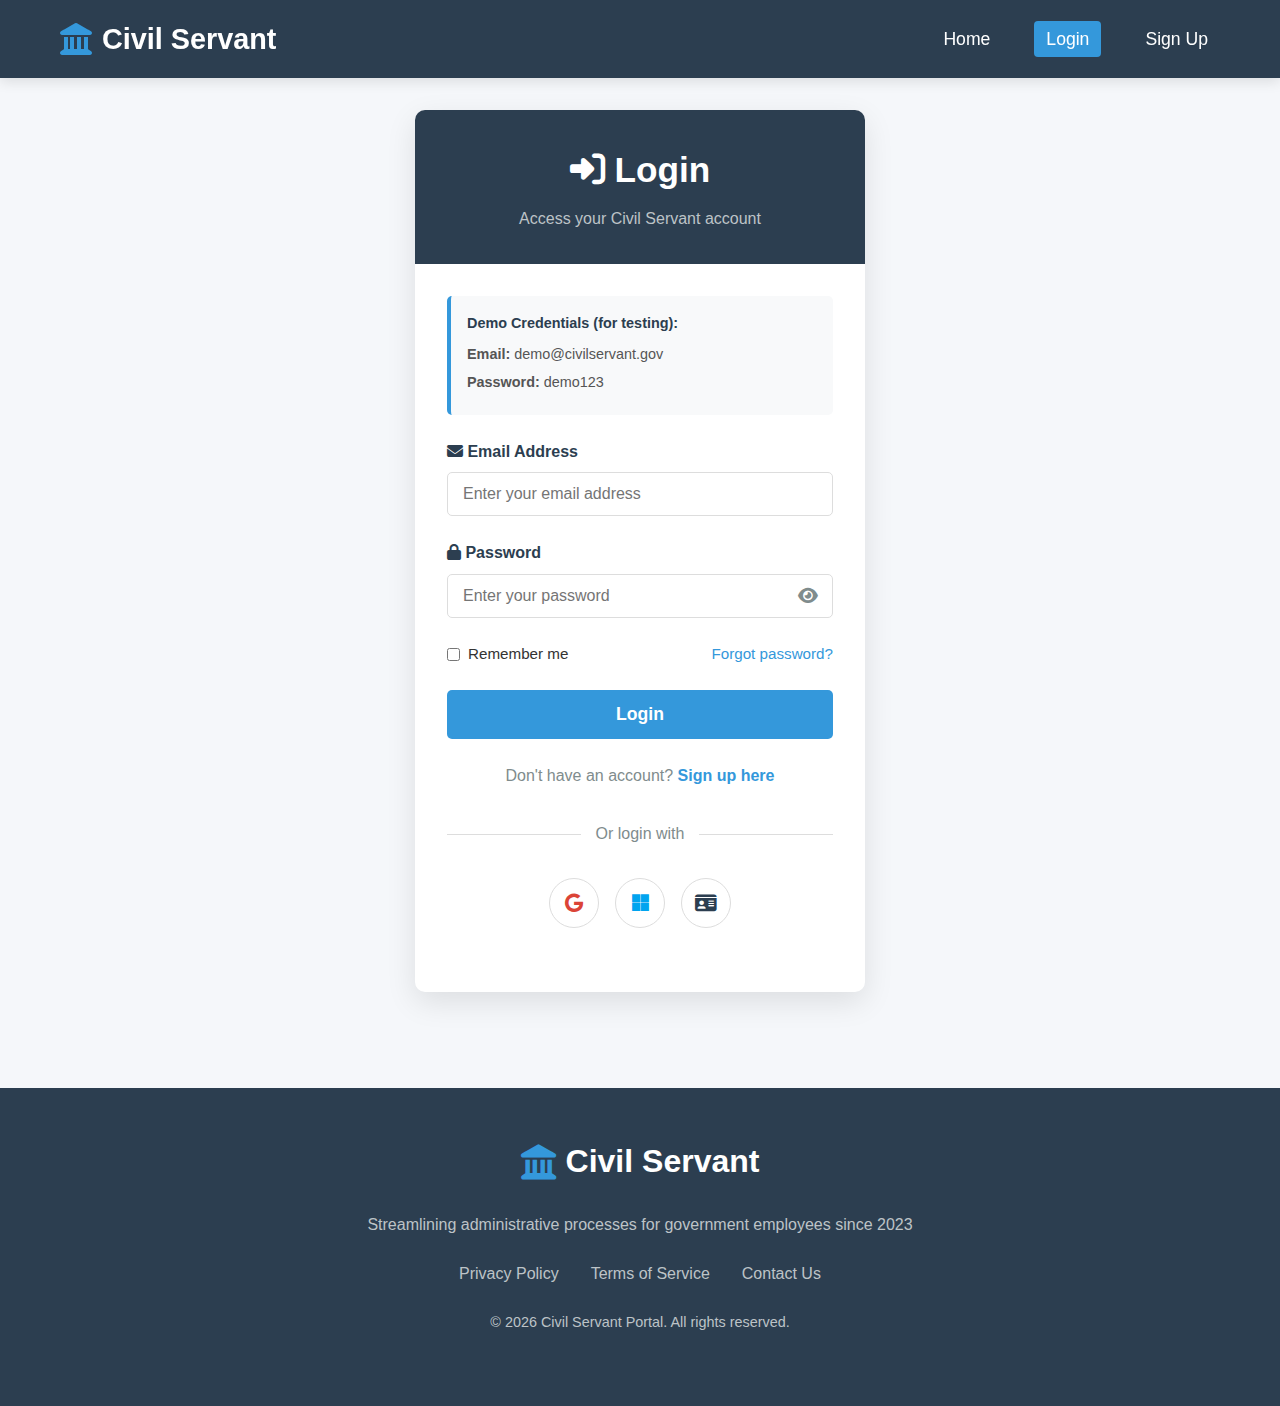
<file: login.html>
<!DOCTYPE html>
<html lang="en">
<head>
    <meta charset="UTF-8">
    <meta name="viewport" content="width=device-width, initial-scale=1.0">
    <title>Civil Servant - Login</title>
    <link rel="stylesheet" href="style.css">
    <link rel="stylesheet" href="https://cdnjs.cloudflare.com/ajax/libs/font-awesome/6.4.0/css/all.min.css">
    <style>
        /* Additional styles for login page */
        .login-page {
            min-height: calc(100vh - 200px);
            display: flex;
            align-items: center;
            justify-content: center;
            padding: 2rem 1rem;
        }
        
        .login-container {
            max-width: 450px;
            width: 100%;
            background-color: white;
            border-radius: 10px;
            box-shadow: 0 10px 30px rgba(0, 0, 0, 0.1);
            overflow: hidden;
        }
        
        .login-header {
            background-color: #2c3e50;
            color: white;
            padding: 2rem;
            text-align: center;
        }
        
        .login-header h1 {
            font-size: 2.2rem;
            margin-bottom: 0.5rem;
        }
        
        .login-header p {
            color: #bdc3c7;
        }
        
        .login-form {
            padding: 2rem;
        }
        
        .form-group {
            margin-bottom: 1.5rem;
        }
        
        .form-group label {
            display: block;
            margin-bottom: 0.5rem;
            font-weight: 600;
            color: #2c3e50;
        }
        
        .form-control {
            width: 100%;
            padding: 12px 15px;
            border: 1px solid #ddd;
            border-radius: 5px;
            font-size: 1rem;
            transition: border-color 0.3s ease;
        }
        
        .form-control:focus {
            outline: none;
            border-color: #3498db;
            box-shadow: 0 0 0 2px rgba(52, 152, 219, 0.2);
        }
        
        .password-input-container {
            position: relative;
        }
        
        .toggle-password {
            position: absolute;
            right: 15px;
            top: 50%;
            transform: translateY(-50%);
            background: none;
            border: none;
            color: #7f8c8d;
            cursor: pointer;
            font-size: 1.1rem;
        }
        
        .remember-forgot {
            display: flex;
            justify-content: space-between;
            align-items: center;
            margin-bottom: 1.5rem;
            font-size: 0.95rem;
        }
        
        .remember-me {
            display: flex;
            align-items: center;
        }
        
        .remember-me input {
            margin-right: 8px;
        }
        
        .forgot-password {
            color: #3498db;
            text-decoration: none;
        }
        
        .forgot-password:hover {
            text-decoration: underline;
        }
        
        .login-btn {
            width: 100%;
            padding: 14px;
            background-color: #3498db;
            color: white;
            border: none;
            border-radius: 5px;
            font-size: 1.1rem;
            font-weight: 600;
            cursor: pointer;
            transition: background-color 0.3s ease;
            margin-bottom: 1.5rem;
        }
        
        .login-btn:hover {
            background-color: #2980b9;
        }
        
        .login-btn:disabled {
            background-color: #95a5a6;
            cursor: not-allowed;
        }
        
        .divider {
            text-align: center;
            position: relative;
            margin: 2rem 0;
            color: #7f8c8d;
        }
        
        .divider::before {
            content: "";
            position: absolute;
            top: 50%;
            left: 0;
            right: 0;
            height: 1px;
            background-color: #ddd;
            z-index: 1;
        }
        
        .divider span {
            background-color: white;
            padding: 0 15px;
            position: relative;
            z-index: 2;
        }
        
        .social-login {
            display: flex;
            justify-content: center;
            gap: 1rem;
            margin-bottom: 2rem;
        }
        
        .social-btn {
            display: flex;
            align-items: center;
            justify-content: center;
            width: 50px;
            height: 50px;
            border-radius: 50%;
            border: 1px solid #ddd;
            background-color: white;
            color: #333;
            font-size: 1.2rem;
            cursor: pointer;
            transition: all 0.3s ease;
        }
        
        .social-btn:hover {
            transform: translateY(-3px);
            box-shadow: 0 5px 15px rgba(0, 0, 0, 0.1);
        }
        
        .social-btn.google {
            color: #DB4437;
        }
        
        .social-btn.microsoft {
            color: #00A4EF;
        }
        
        .social-btn.gov {
            color: #2c3e50;
        }
        
        .register-link {
            text-align: center;
            color: #7f8c8d;
        }
        
        .register-link a {
            color: #3498db;
            text-decoration: none;
            font-weight: 600;
        }
        
        .register-link a:hover {
            text-decoration: underline;
        }
        
        .alert {
            padding: 12px 15px;
            border-radius: 5px;
            margin-bottom: 1.5rem;
            font-size: 0.95rem;
        }
        
        .alert-error {
            background-color: #fde8e8;
            color: #c53030;
            border-left: 4px solid #c53030;
        }
        
        .alert-success {
            background-color: #e6fffa;
            color: #234e52;
            border-left: 4px solid #38b2ac;
        }
        
        .alert-info {
            background-color: #ebf8ff;
            color: #2c5282;
            border-left: 4px solid #3498db;
        }
        
        /* Demo credentials box */
        .demo-credentials {
            background-color: #f8f9fa;
            border-left: 4px solid #3498db;
            padding: 1rem;
            margin-bottom: 1.5rem;
            border-radius: 5px;
            font-size: 0.9rem;
        }
        
        .demo-credentials h4 {
            margin-bottom: 0.5rem;
            color: #2c3e50;
        }
        
        .demo-credentials p {
            margin-bottom: 0.3rem;
            color: #555;
        }
    </style>
</head>
<body>
    <nav class="navbar">
        <div class="nav-container">
            <div class="logo">
                <i class="fas fa-landmark"></i>
                <span>Civil Servant</span>
            </div>
            <ul class="nav-menu">
                <li><a href="index.html">Home</a></li>
                <li><a href="login.html" class="active">Login</a></li>
                <li><a href="signup.html">Sign Up</a></li>
                <!--
                <li><a href="homescreen.html">Dashboard</a></li>
                <li><a href="relocation.html">Relocation</a></li>
                <li><a href="swap.html">Swap</a></li>
                <li><a href="resignation.html">Resignation</a></li>
            -->
            </ul>
            <div class="hamburger">
                <span class="bar"></span>
                <span class="bar"></span>
                <span class="bar"></span>
            </div>
        </div>
    </nav>

    <main class="login-page">
        <div class="login-container">
            <div class="login-header">
                <h1><i class="fas fa-sign-in-alt"></i> Login</h1>
                <p>Access your Civil Servant account</p>
            </div>
            
            <div class="login-form">
                <!-- Demo credentials for testing -->
                <div class="demo-credentials">
                    <h4>Demo Credentials (for testing):</h4>
                    <p><strong>Email:</strong> demo@civilservant.gov</p>
                    <p><strong>Password:</strong> demo123</p>
                </div>
                
                <!-- Error message placeholder (hidden by default) -->
                <div id="error-message" class="alert alert-error" style="display: none;">
                    Invalid email or password. Please try again.
                </div>
                
                <!-- Success message placeholder (hidden by default) -->
                <div id="success-message" class="alert alert-success" style="display: none;">
                    Login successful! Redirecting...
                </div>
                
                <form id="login-form">
                    <div class="form-group">
                        <label for="email"><i class="fas fa-envelope"></i> Email Address</label>
                        <input type="email" id="email" class="form-control" placeholder="Enter your email address" required>
                    </div>
                    
                    <div class="form-group">
                        <label for="password"><i class="fas fa-lock"></i> Password</label>
                        <div class="password-input-container">
                            <input type="password" id="password" class="form-control" placeholder="Enter your password" required>
                            <button type="button" class="toggle-password" id="togglePassword">
                                <i class="fas fa-eye"></i>
                            </button>
                        </div>
                    </div>
                    
                    <div class="remember-forgot">
                        <div class="remember-me">
                            <input type="checkbox" id="remember">
                            <label for="remember">Remember me</label>
                        </div>
                        <a href="#" class="forgot-password">Forgot password?</a>
                    </div>
                    
                    <button type="submit" class="login-btn" id="loginButton">
                        <span id="buttonText">Login</span>
                        <span id="buttonSpinner" style="display: none;">
                            <i class="fas fa-spinner fa-spin"></i> Logging in...
                        </span>
                    </button>
                    <div class="register-link">
                        Don't have an account? <a href="signup.html">Sign up here</a>
                    </div>
                    
                    <div class="divider">
                        <span>Or login with</span>
                    </div>
                    
                    <div class="social-login">
                        <button type="button" class="social-btn google" title="Login with Google">
                            <i class="fab fa-google"></i>
                        </button>
                        <button type="button" class="social-btn microsoft" title="Login with Microsoft">
                            <i class="fab fa-microsoft"></i>
                        </button>
                        <button type="button" class="social-btn gov" title="Login with Government ID">
                            <i class="fas fa-id-card"></i>
                        </button>
                    </div>
                    
                    
                </form>
            </div>
        </div>
    </main>

    <footer>
        <div class="footer-content">
            <div class="footer-logo">
                <i class="fas fa-landmark"></i>
                <span>Civil Servant</span>
            </div>
            <p>Streamlining administrative processes for government employees since 2023</p>
            <div class="footer-links">
                <a href="#">Privacy Policy</a>
                <a href="#">Terms of Service</a>
                <a href="#">Contact Us</a>
            </div>
            <p class="copyright">&copy; <span class="current-year">2025</span> Civil Servant Portal. All rights reserved.</p>
        </div>
    </footer>

    <script src="script.js"></script>
    <script>
        // Login page specific JavaScript
        document.addEventListener('DOMContentLoaded', function() {
            // Toggle password visibility
            const togglePassword = document.getElementById('togglePassword');
            const passwordInput = document.getElementById('password');
            
            if (togglePassword) {
                togglePassword.addEventListener('click', function() {
                    const type = passwordInput.getAttribute('type') === 'password' ? 'text' : 'password';
                    passwordInput.setAttribute('type', type);
                    
                    // Toggle eye icon
                    const icon = this.querySelector('i');
                    if (type === 'password') {
                        icon.classList.remove('fa-eye-slash');
                        icon.classList.add('fa-eye');
                    } else {
                        icon.classList.remove('fa-eye');
                        icon.classList.add('fa-eye-slash');
                    }
                });
            }
            
            // Handle login form submission
            const loginForm = document.getElementById('login-form');
            const loginButton = document.getElementById('loginButton');
            const buttonText = document.getElementById('buttonText');
            const buttonSpinner = document.getElementById('buttonSpinner');
            const errorMessage = document.getElementById('error-message');
            const successMessage = document.getElementById('success-message');
            
            if (loginForm) {
                loginForm.addEventListener('submit', function(event) {
                    event.preventDefault();
                    
                    // Get form values
                    const email = document.getElementById('email').value;
                    const password = document.getElementById('password').value;
                    const rememberMe = document.getElementById('remember').checked;
                    
                    // Show loading state
                    buttonText.style.display = 'none';
                    buttonSpinner.style.display = 'inline';
                    loginButton.disabled = true;
                    
                    // Hide any previous messages
                    errorMessage.style.display = 'none';
                    successMessage.style.display = 'none';
                    
                    // Simulate API call delay
                    setTimeout(function() {
                        // Demo validation - in real app, this would be an API call
                        const demoEmail = 'demo@civilservant.gov';
                        const demoPassword = 'demo123';
                        
                        if (email === demoEmail && password === demoPassword) {
                            // Successful login
                            successMessage.style.display = 'block';
                            errorMessage.style.display = 'none';
                            
                            // Store login state in localStorage (for demo purposes)
                            localStorage.setItem('isLoggedIn', 'true');
                            localStorage.setItem('userEmail', email);
                            if (rememberMe) {
                                localStorage.setItem('rememberMe', 'true');
                            }
                            
                            // REDIRECT TO HOMESCREEN/DASHBOARD after 2 seconds
                            setTimeout(function() {
                                window.location.href = 'homescreen.html';
                            }, 2000);
                        } else {
                            // Failed login
                            errorMessage.style.display = 'block';
                            successMessage.style.display = 'none';
                            
                            // Reset button state
                            buttonText.style.display = 'inline';
                            buttonSpinner.style.display = 'none';
                            loginButton.disabled = false;
                        }
                    }, 1500); // Simulate network delay
                });
            }
            
            // Social login buttons
            document.querySelectorAll('.social-btn').forEach(button => {
                button.addEventListener('click', function() {
                    const provider = this.classList.contains('google') ? 'Google' : 
                                   this.classList.contains('microsoft') ? 'Microsoft' : 'Government ID';
                    
                    alert(`In a real application, this would redirect to ${provider} authentication.`);
                });
            });
            
            // Forgot password link
            const forgotPasswordLink = document.querySelector('.forgot-password');
            if (forgotPasswordLink) {
                forgotPasswordLink.addEventListener('click', function(event) {
                    event.preventDefault();
                    alert('In a real application, this would open a password reset form or send a reset email.');
                });
            }
            
            // Check if user is already logged in (demo)
            const isLoggedIn = localStorage.getItem('isLoggedIn');
            if (isLoggedIn === 'true') {
                const userEmail = localStorage.getItem('userEmail');
                if (userEmail) {
                    document.getElementById('email').value = userEmail;
                }
                
                const rememberMe = localStorage.getItem('rememberMe');
                if (rememberMe === 'true') {
                    document.getElementById('remember').checked = true;
                }
            }
            
            // Update current year in footer
            const yearElement = document.querySelector('.current-year');
            if (yearElement) {
                yearElement.textContent = new Date().getFullYear();
            }
        });
    </script>
</body>
</html>
</file>
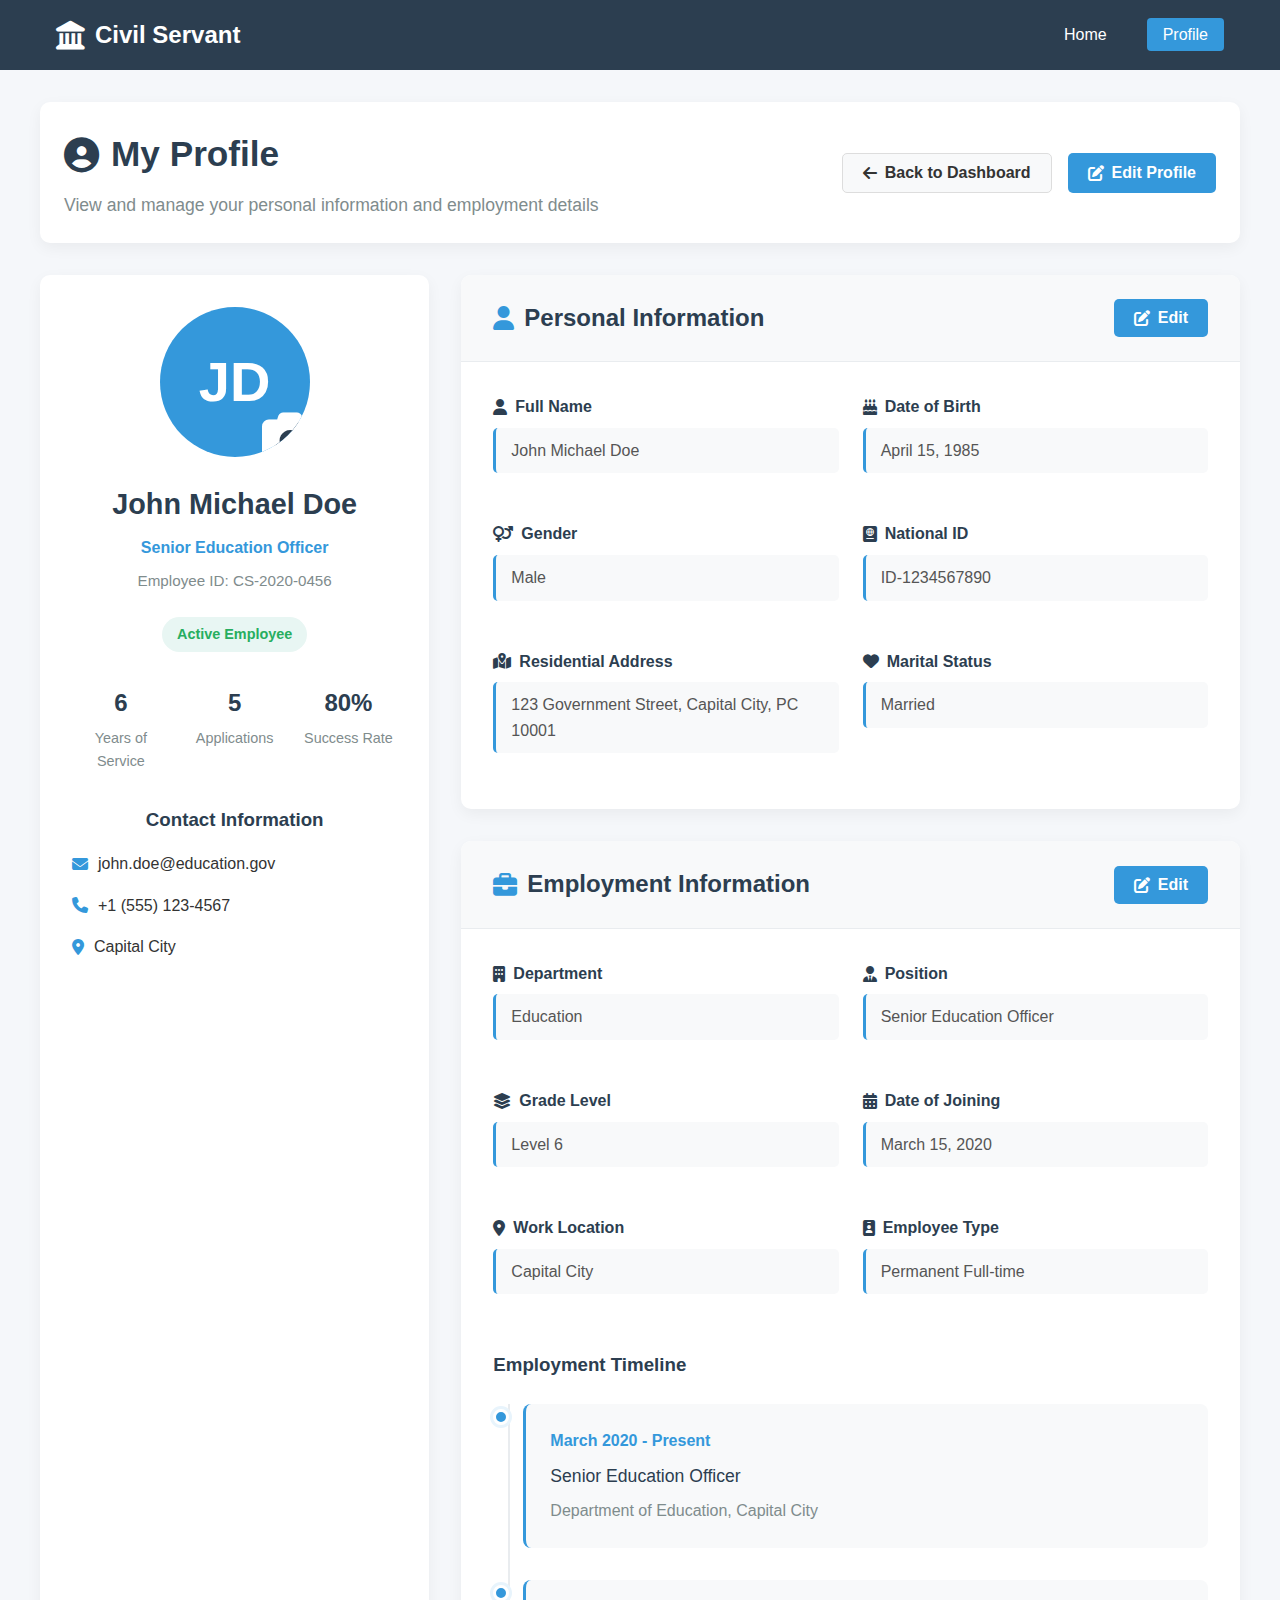
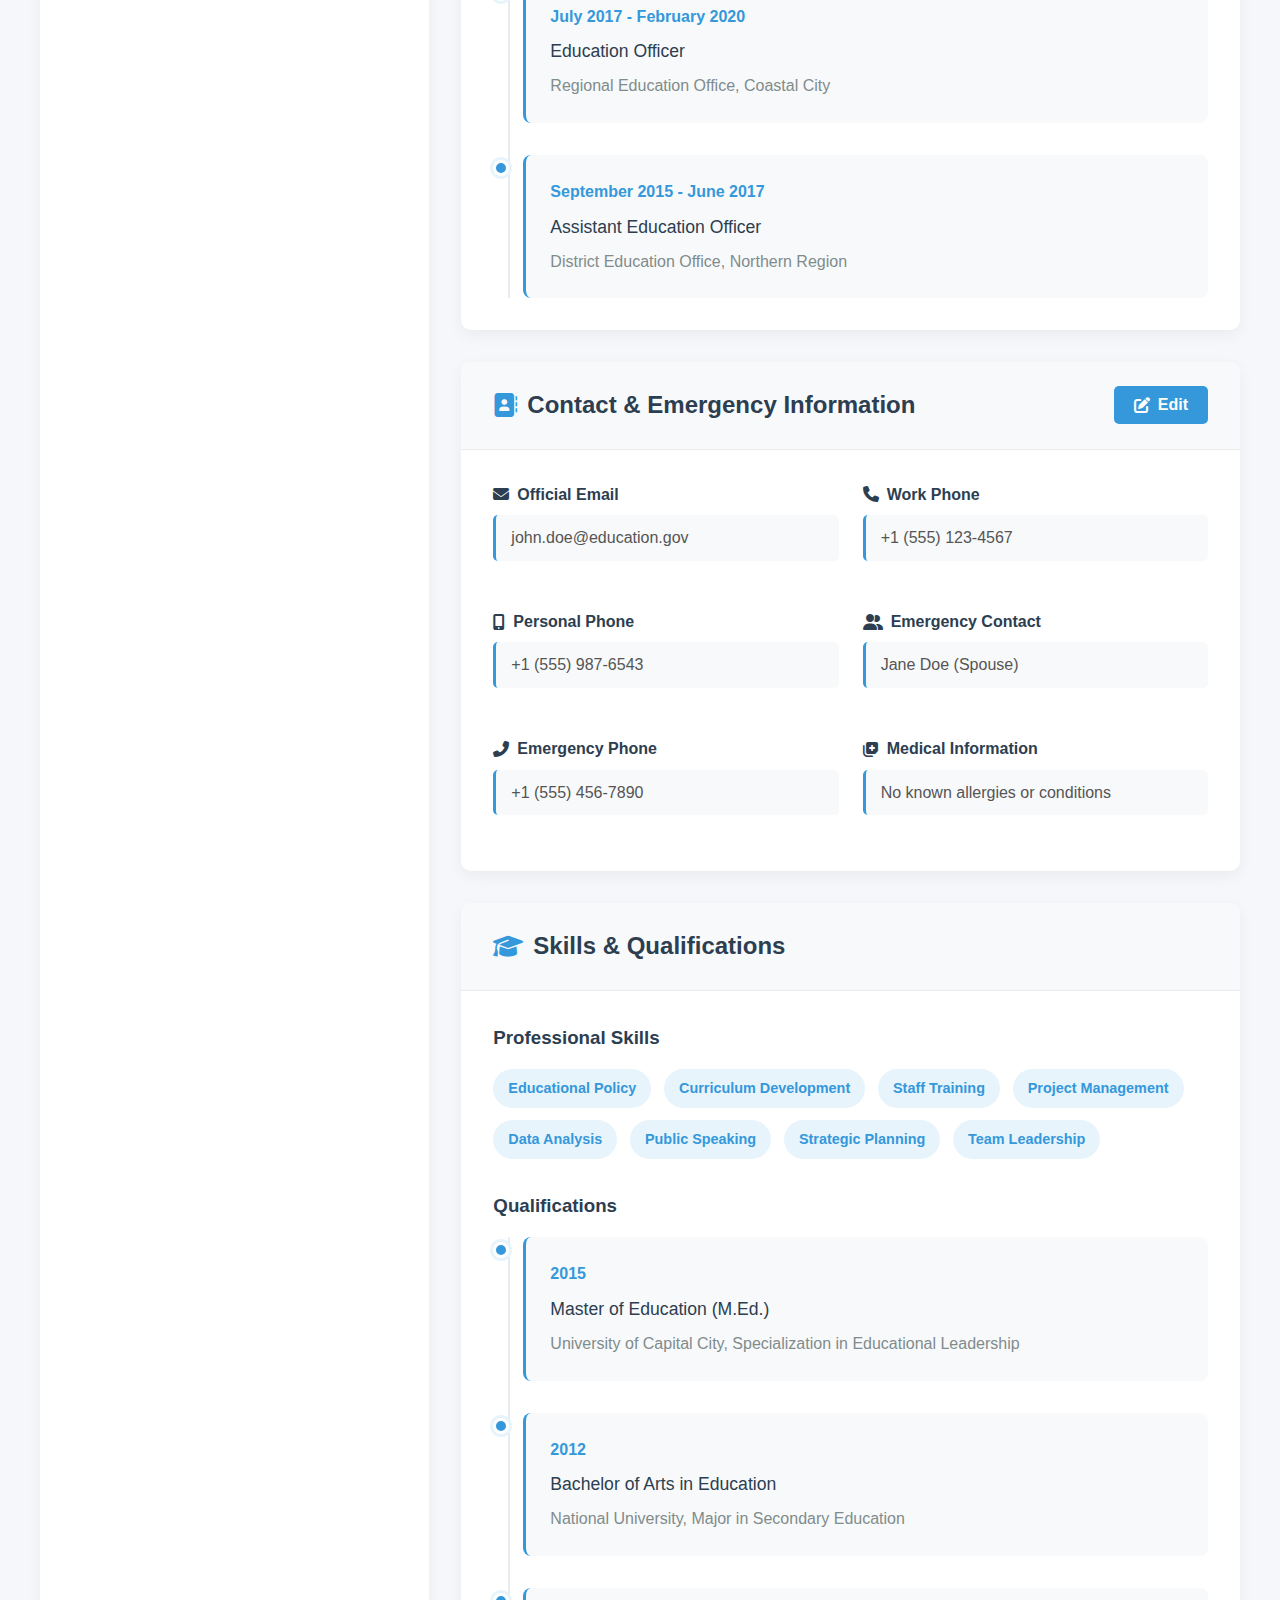
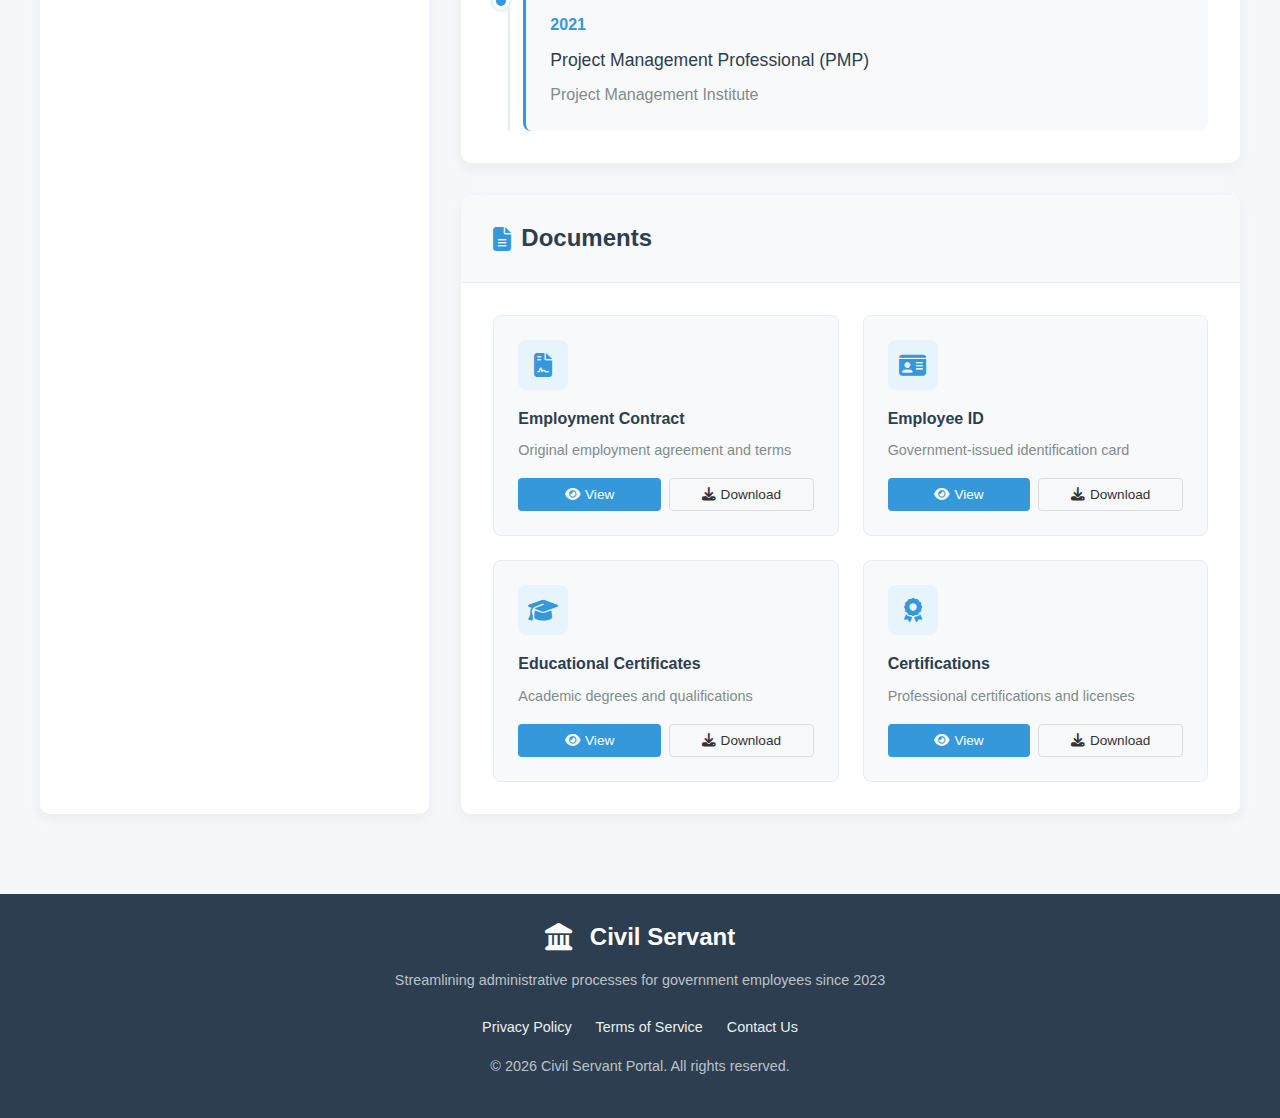
<file: profile.html>
<!DOCTYPE html>
<html lang="en">
<head>
    <meta charset="UTF-8">
    <meta name="viewport" content="width=device-width, initial-scale=1.0">
    <title>Civil Servant - My Profile</title>
    <link rel="stylesheet" href="https://cdnjs.cloudflare.com/ajax/libs/font-awesome/6.4.0/css/all.min.css">
    <style>
        /* Reset and base styles */
        * {
            margin: 0;
            padding: 0;
            box-sizing: border-box;
            font-family: 'Segoe UI', Tahoma, Geneva, Verdana, sans-serif;
        }

        body {
            background-color: #f5f7fa;
            color: #333;
            line-height: 1.6;
        }

        /* Navbar styles */
        .navbar {
            background-color: #2c3e50;
            color: white;
            padding: 1rem 0;
            box-shadow: 0 2px 10px rgba(0, 0, 0, 0.1);
        }

        .nav-container {
            max-width: 1200px;
            margin: 0 auto;
            display: flex;
            justify-content: space-between;
            align-items: center;
            padding: 0 1rem;
        }

        .logo {
            display: flex;
            align-items: center;
            gap: 10px;
            font-size: 1.5rem;
            font-weight: bold;
        }

        .logo i {
            font-size: 1.8rem;
        }

        .nav-menu {
            display: flex;
            list-style: none;
            gap: 1.5rem;
        }

        .nav-menu a {
            color: white;
            text-decoration: none;
            padding: 0.5rem 1rem;
            border-radius: 4px;
            transition: background-color 0.3s;
        }

        .nav-menu a:hover {
            background-color: #34495e;
        }

        .nav-menu a.active {
            background-color: #3498db;
        }

        .hamburger {
            display: none;
            flex-direction: column;
            cursor: pointer;
        }

        .hamburger .bar {
            width: 25px;
            height: 3px;
            background-color: white;
            margin: 3px 0;
            transition: 0.3s;
        }

        /* Profile screen specific styles */
        .profile-page {
            min-height: calc(100vh - 200px);
            padding: 2rem 1rem;
            background-color: #f5f7fa;
        }
        
        .profile-container {
            max-width: 1200px;
            margin: 0 auto;
        }
        
        .profile-header {
            display: flex;
            justify-content: space-between;
            align-items: center;
            margin-bottom: 2rem;
            padding: 1.5rem;
            background-color: white;
            border-radius: 10px;
            box-shadow: 0 5px 15px rgba(0, 0, 0, 0.05);
        }
        
        .profile-title h1 {
            font-size: 2.2rem;
            color: #2c3e50;
            margin-bottom: 0.5rem;
            display: flex;
            align-items: center;
            gap: 12px;
        }
        
        .profile-title p {
            color: #7f8c8d;
            font-size: 1.1rem;
        }
        
        .profile-actions {
            display: flex;
            gap: 1rem;
        }
        
        .action-btn {
            padding: 10px 20px;
            border-radius: 5px;
            font-weight: 600;
            cursor: pointer;
            transition: all 0.3s ease;
            border: none;
            display: flex;
            align-items: center;
            gap: 8px;
            font-size: 1rem;
        }
        
        .action-btn.edit {
            background-color: #3498db;
            color: white;
        }
        
        .action-btn.edit:hover {
            background-color: #2980b9;
        }
        
        .action-btn.back {
            background-color: #f8f9fa;
            color: #333;
            border: 1px solid #ddd;
        }
        
        .action-btn.back:hover {
            background-color: #e9ecef;
            border-color: #bbb;
        }
        
        .action-btn.view {
            background-color: #2ecc71;
            color: white;
        }
        
        .action-btn.view:hover {
            background-color: #27ae60;
        }
        
        .profile-content {
            display: grid;
            grid-template-columns: 1fr 2fr;
            gap: 2rem;
        }
        
        @media (max-width: 992px) {
            .profile-content {
                grid-template-columns: 1fr;
            }
        }
        
        /* Profile Sidebar */
        .profile-sidebar {
            background-color: white;
            border-radius: 10px;
            box-shadow: 0 5px 15px rgba(0, 0, 0, 0.05);
            overflow: hidden;
        }
        
        .profile-card {
            padding: 2rem;
            text-align: center;
        }
        
        .profile-avatar {
            width: 150px;
            height: 150px;
            border-radius: 50%;
            background-color: #3498db;
            color: white;
            display: flex;
            align-items: center;
            justify-content: center;
            margin: 0 auto 1.5rem;
            font-size: 3.5rem;
            font-weight: bold;
            overflow: hidden;
            position: relative;
        }
        
        .profile-avatar img {
            width: 100%;
            height: 100%;
            object-fit: cover;
        }
        
        .avatar-placeholder {
            display: flex;
            align-items: center;
            justify-content: center;
            width: 100%;
            height: 100%;
        }
        
        .change-avatar {
            position: absolute;
            bottom: 0;
            right: 0;
            background-color: #2c3e50;
            color: white;
            width: 40px;
            height: 40px;
            border-radius: 50%;
            display: flex;
            align-items: center;
            justify-content: center;
            cursor: pointer;
            border: 3px solid white;
        }
        
        .profile-name {
            font-size: 1.8rem;
            color: #2c3e50;
            margin-bottom: 0.5rem;
        }
        
        .profile-position {
            color: #3498db;
            font-weight: 600;
            margin-bottom: 0.5rem;
        }
        
        .profile-id {
            color: #7f8c8d;
            font-size: 0.95rem;
            margin-bottom: 1.5rem;
        }
        
        .profile-status {
            display: inline-block;
            padding: 6px 15px;
            background-color: #e8f6f3;
            color: #27ae60;
            border-radius: 20px;
            font-weight: 600;
            font-size: 0.9rem;
            margin-bottom: 2rem;
        }
        
        .profile-stats {
            display: grid;
            grid-template-columns: repeat(3, 1fr);
            gap: 1rem;
            margin-bottom: 2rem;
        }
        
        .stat-item {
            text-align: center;
        }
        
        .stat-number {
            font-size: 1.5rem;
            font-weight: bold;
            color: #2c3e50;
            margin-bottom: 0.3rem;
        }
        
        .stat-label {
            color: #7f8c8d;
            font-size: 0.9rem;
        }
        
        /* Profile Sections */
        .profile-sections {
            display: flex;
            flex-direction: column;
            gap: 2rem;
        }
        
        .profile-section {
            background-color: white;
            border-radius: 10px;
            box-shadow: 0 5px 15px rgba(0, 0, 0, 0.05);
            overflow: hidden;
        }
        
        .section-header {
            background-color: #f8f9fa;
            padding: 1.5rem 2rem;
            border-bottom: 1px solid #e9ecef;
            display: flex;
            justify-content: space-between;
            align-items: center;
        }
        
        .section-header h2 {
            font-size: 1.5rem;
            color: #2c3e50;
            display: flex;
            align-items: center;
            gap: 10px;
        }
        
        .section-header h2 i {
            color: #3498db;
        }
        
        .section-content {
            padding: 2rem;
        }
        
        .info-grid {
            display: grid;
            grid-template-columns: repeat(auto-fill, minmax(300px, 1fr));
            gap: 1.5rem;
        }
        
        .info-item {
            margin-bottom: 1.5rem;
        }
        
        .info-label {
            font-weight: 600;
            color: #2c3e50;
            margin-bottom: 0.5rem;
            display: flex;
            align-items: center;
            gap: 8px;
        }
        
        .info-value {
            color: #555;
            padding: 10px 15px;
            background-color: #f8f9fa;
            border-radius: 5px;
            border-left: 3px solid #3498db;
        }
        
        /* Form styles for edit mode */
        .form-group {
            margin-bottom: 1.5rem;
        }
        
        .form-group label {
            display: block;
            margin-bottom: 0.5rem;
            font-weight: 600;
            color: #2c3e50;
        }
        
        .form-group label .required {
            color: #e74c3c;
        }
        
        .form-control {
            width: 100%;
            padding: 12px 15px;
            border: 1px solid #ddd;
            border-radius: 5px;
            font-size: 1rem;
            transition: border-color 0.3s ease;
        }
        
        .form-control:focus {
            outline: none;
            border-color: #3498db;
            box-shadow: 0 0 0 2px rgba(52, 152, 219, 0.2);
        }
        
        select.form-control {
            appearance: none;
            background-image: url("data:image/svg+xml;charset=UTF-8,%3csvg xmlns='http://www.w3.org/2000/svg' viewBox='0 0 24 24' fill='none' stroke='currentColor' stroke-width='2' stroke-linecap='round' stroke-linejoin='round'%3e%3cpolyline points='6 9 12 15 18 9'%3e%3c/polyline%3e%3c/svg%3e");
            background-repeat: no-repeat;
            background-position: right 15px center;
            background-size: 1em;
            padding-right: 40px;
        }
        
        .form-row {
            display: flex;
            flex-wrap: wrap;
            gap: 1.5rem;
        }
        
        .form-column {
            flex: 1;
            min-width: 250px;
        }
        
        textarea.form-control {
            min-height: 100px;
            resize: vertical;
        }
        
        .form-actions {
            display: flex;
            gap: 1rem;
            margin-top: 2rem;
            padding-top: 1.5rem;
            border-top: 1px solid #e9ecef;
        }
        
        .save-btn {
            padding: 12px 25px;
            background-color: #2ecc71;
            color: white;
            border: none;
            border-radius: 5px;
            font-weight: 600;
            cursor: pointer;
            transition: background-color 0.3s ease;
            display: flex;
            align-items: center;
            gap: 8px;
        }
        
        .save-btn:hover {
            background-color: #27ae60;
        }
        
        .cancel-btn {
            padding: 12px 25px;
            background-color: #f8f9fa;
            color: #333;
            border: 1px solid #ddd;
            border-radius: 5px;
            font-weight: 600;
            cursor: pointer;
            transition: all 0.3s ease;
            display: flex;
            align-items: center;
            gap: 8px;
        }
        
        .cancel-btn:hover {
            background-color: #e9ecef;
            border-color: #bbb;
        }
        
        /* Documents Section */
        .documents-list {
            display: grid;
            grid-template-columns: repeat(auto-fill, minmax(250px, 1fr));
            gap: 1.5rem;
        }
        
        .document-card {
            background-color: #f8f9fa;
            border-radius: 8px;
            padding: 1.5rem;
            border: 1px solid #e9ecef;
            transition: all 0.3s ease;
        }
        
        .document-card:hover {
            border-color: #3498db;
            transform: translateY(-3px);
            box-shadow: 0 5px 15px rgba(0, 0, 0, 0.05);
        }
        
        .document-icon {
            width: 50px;
            height: 50px;
            border-radius: 8px;
            background-color: #e8f4fc;
            display: flex;
            align-items: center;
            justify-content: center;
            margin-bottom: 1rem;
            color: #3498db;
            font-size: 1.5rem;
        }
        
        .document-info h4 {
            margin-bottom: 0.5rem;
            color: #2c3e50;
        }
        
        .document-info p {
            color: #7f8c8d;
            font-size: 0.9rem;
            margin-bottom: 1rem;
        }
        
        .document-actions {
            display: flex;
            gap: 0.5rem;
        }
        
        .doc-btn {
            flex: 1;
            padding: 8px 12px;
            border-radius: 4px;
            font-size: 0.85rem;
            cursor: pointer;
            border: none;
            display: flex;
            align-items: center;
            justify-content: center;
            gap: 5px;
            transition: all 0.3s ease;
        }
        
        .doc-btn.view {
            background-color: #3498db;
            color: white;
        }
        
        .doc-btn.view:hover {
            background-color: #2980b9;
        }
        
        .doc-btn.download {
            background-color: #f8f9fa;
            color: #333;
            border: 1px solid #ddd;
        }
        
        .doc-btn.download:hover {
            background-color: #e9ecef;
        }
        
        /* Alert messages */
        .alert {
            padding: 12px 15px;
            border-radius: 5px;
            margin-bottom: 1.5rem;
            font-size: 0.95rem;
            display: none;
        }
        
        .alert-success {
            background-color: #e6fffa;
            color: #234e52;
            border-left: 4px solid #38b2ac;
            display: block;
        }
        
        .alert-error {
            background-color: #fde8e8;
            color: #c53030;
            border-left: 4px solid #c53030;
            display: block;
        }
        
        /* Employment Timeline */
        .timeline {
            position: relative;
            padding-left: 30px;
        }
        
        .timeline::before {
            content: '';
            position: absolute;
            left: 15px;
            top: 0;
            bottom: 0;
            width: 2px;
            background-color: #e9ecef;
        }
        
        .timeline-item {
            position: relative;
            margin-bottom: 2rem;
        }
        
        .timeline-item:last-child {
            margin-bottom: 0;
        }
        
        .timeline-marker {
            position: absolute;
            left: -30px;
            top: 5px;
            width: 16px;
            height: 16px;
            border-radius: 50%;
            background-color: #3498db;
            border: 3px solid white;
            box-shadow: 0 0 0 3px #e8f4fc;
        }
        
        .timeline-content {
            background-color: #f8f9fa;
            padding: 1.5rem;
            border-radius: 8px;
            border-left: 3px solid #3498db;
        }
        
        .timeline-date {
            color: #3498db;
            font-weight: 600;
            margin-bottom: 0.5rem;
        }
        
        .timeline-title {
            color: #2c3e50;
            font-size: 1.1rem;
            margin-bottom: 0.5rem;
        }
        
        .timeline-desc {
            color: #7f8c8d;
        }
        
        /* Skills Section */
        .skills-list {
            display: flex;
            flex-wrap: wrap;
            gap: 0.8rem;
        }
        
        .skill-tag {
            padding: 8px 15px;
            background-color: #e8f4fc;
            color: #3498db;
            border-radius: 20px;
            font-weight: 600;
            font-size: 0.9rem;
        }
        
        /* Footer */
        footer {
            background-color: #2c3e50;
            color: white;
            padding: 2rem 1rem;
            margin-top: 3rem;
        }
        
        .footer-content {
            max-width: 1200px;
            margin: 0 auto;
            text-align: center;
        }
        
        .footer-logo {
            display: flex;
            justify-content: center;
            align-items: center;
            gap: 10px;
            font-size: 1.5rem;
            font-weight: bold;
            margin-bottom: 1rem;
        }
        
        .footer-links {
            display: flex;
            justify-content: center;
            gap: 2rem;
            margin: 1.5rem 0;
        }
        
        .footer-links a {
            color: #ecf0f1;
            text-decoration: none;
            transition: color 0.3s;
        }
        
        .footer-links a:hover {
            color: #3498db;
        }
        
        .copyright {
            margin-top: 1.5rem;
            color: #bdc3c7;
            font-size: 0.9rem;
        }
        
        @media (max-width: 768px) {
            .nav-menu {
                display: none;
                flex-direction: column;
                position: absolute;
                top: 100%;
                left: 0;
                right: 0;
                background-color: #2c3e50;
                padding: 1rem;
                z-index: 1000;
            }
            
            .nav-menu.active {
                display: flex;
            }
            
            .hamburger {
                display: flex;
            }
            
            .profile-header {
                flex-direction: column;
                gap: 1.5rem;
                text-align: center;
            }
            
            .profile-actions {
                width: 100%;
                justify-content: center;
            }
            
            .info-grid {
                grid-template-columns: 1fr;
            }
            
            .documents-list {
                grid-template-columns: 1fr;
            }
            
            .form-actions {
                flex-direction: column;
            }
            
            .save-btn, .cancel-btn {
                width: 100%;
                justify-content: center;
            }
            
            .footer-links {
                flex-direction: column;
                gap: 1rem;
            }
        }

        /* Reduced Footer Size */
footer {
    padding: 1.5rem 0 !important;
}

.footer-content {
    max-width: 800px !important;
    margin: 0 auto !important;
}

.footer-logo {
    font-size: 1.5rem !important;
    margin-bottom: 0.8rem !important;
}

.footer-logo i {
    font-size: 1.7rem !important;
    margin-right: 8px !important;
}

.footer-content p {
    margin-bottom: 1rem !important;
    font-size: 0.9rem !important;
    color: #bdc3c7 !important;
}

.footer-links {
    margin-bottom: 1rem !important;
    gap: 1.5rem !important;
}

.footer-links a {
    font-size: 0.9rem !important;
}

.copyright {
    font-size: 0.8rem !important;
    color: #95a5a6 !important;
    margin-top: 1rem !important;
}
    </style>
</head>
<body>
    <nav class="navbar">
        <div class="nav-container">
            <div class="logo">
                <i class="fas fa-landmark"></i>
                <span>Civil Servant</span>
            </div>
            <ul class="nav-menu">
                <li><a href="homescreen.html">Home</a></li>
                <li><a href="profilescreen.html" class="active">Profile</a></li>
                <!---
                <li><a href="relocation.html">Relocation</a></li>
                <li><a href="swap.html">Swap</a></li>
                <li><a href="resignation.html">Resignation</a></li>
                <li><a href="index.html">Logout</a></li>
                -->
            </ul>
            <div class="hamburger">
                <span class="bar"></span>
                <span class="bar"></span>
                <span class="bar"></span>
            </div>
        </div>
    </nav>

    <main class="profile-page">
        <div class="profile-container">
            <!-- Profile Header -->
            <div class="profile-header">
                <div class="profile-title">
                    <h1><i class="fas fa-user-circle"></i> My Profile</h1>
                    <p>View and manage your personal information and employment details</p>
                </div>
                
                <div class="profile-actions">
                    <button class="action-btn back" id="backButton">
                        <i class="fas fa-arrow-left"></i> Back to Dashboard
                    </button>
                    <button class="action-btn edit" id="editProfileButton">
                        <i class="fas fa-edit"></i> Edit Profile
                    </button>
                </div>
            </div>
            
            <!-- Alert Messages -->
            <div id="alert-message" class="alert" style="display: none;">
                <!-- Message will be inserted here -->
            </div>
            
            <div class="profile-content">
                <!-- Profile Sidebar -->
                <div class="profile-sidebar">
                    <div class="profile-card">
                        <div class="profile-avatar" id="profileAvatar">
                            <div class="avatar-placeholder" id="avatarInitials">JD</div>
                            <div class="change-avatar" id="changeAvatarButton">
                                <i class="fas fa-camera"></i>
                            </div>
                        </div>
                        
                        <input type="file" id="avatarUpload" accept="image/*" style="display: none;">
                        
                        <h2 class="profile-name" id="profileName">John Doe</h2>
                        <div class="profile-position" id="profilePosition">Senior Education Officer</div>
                        <div class="profile-id" id="profileId">Employee ID: CS-2020-0456</div>
                        
                        <div class="profile-status">Active Employee</div>
                        
                        <div class="profile-stats">
                            <div class="stat-item">
                                <div class="stat-number" id="yearsOfService">3</div>
                                <div class="stat-label">Years of Service</div>
                            </div>
                            <div class="stat-item">
                                <div class="stat-number" id="totalApplications">5</div>
                                <div class="stat-label">Applications</div>
                            </div>
                            <div class="stat-item">
                                <div class="stat-number" id="successRate">80%</div>
                                <div class="stat-label">Success Rate</div>
                            </div>
                        </div>
                        
                        <div style="margin-top: 2rem;">
                            <h3 style="margin-bottom: 1rem; color: #2c3e50;">Contact Information</h3>
                            <div style="text-align: left;">
                                <div style="display: flex; align-items: center; gap: 10px; margin-bottom: 1rem;">
                                    <i class="fas fa-envelope" style="color: #3498db;"></i>
                                    <span id="profileEmail">victormax@education.gov</span>
                                </div>
                                <div style="display: flex; align-items: center; gap: 10px; margin-bottom: 1rem;">
                                    <i class="fas fa-phone" style="color: #3498db;"></i>
                                    <span id="profilePhone">+267 997 631 984</span>
                                </div>
                                <div style="display: flex; align-items: center; gap: 10px;">
                                    <i class="fas fa-map-marker-alt" style="color: #3498db;"></i>
                                    <span id="profileLocation">Zomba urban</span>
                                </div>
                            </div>
                        </div>
                    </div>
                </div>
                
                <!-- Profile Main Content -->
                <div class="profile-sections">
                    <!-- Personal Information -->
                    <div class="profile-section">
                        <div class="section-header">
                            <h2><i class="fas fa-user"></i> Personal Information</h2>
                            <button class="action-btn edit edit-section-btn" data-section="personal">
                                <i class="fas fa-edit"></i> Edit
                            </button>
                        </div>
                        <div class="section-content">
                            <div class="info-grid" id="personalInfoView">
                                <div class="info-item">
                                    <div class="info-label">
                                        <i class="fas fa-user"></i> Full Name
                                    </div>
                                    <div class="info-value" id="fullNameValue">Victor Muhakeya</div>
                                </div>
                                <div class="info-item">
                                    <div class="info-label">
                                        <i class="fas fa-birthday-cake"></i> Date of Birth
                                    </div>
                                    <div class="info-value" id="dobValue">July 19, 1999</div>
                                </div>
                                <div class="info-item">
                                    <div class="info-label">
                                        <i class="fas fa-venus-mars"></i> Gender
                                    </div>
                                    <div class="info-value" id="genderValue">Male</div>
                                </div>
                                <div class="info-item">
                                    <div class="info-label">
                                        <i class="fas fa-passport"></i> National ID
                                    </div>
                                    <div class="info-value" id="nationalIdValue">ID-1234567890</div>
                                </div>
                                <div class="info-item">
                                    <div class="info-label">
                                        <i class="fas fa-map-marked-alt"></i> Residential Address
                                    </div>
                                    <div class="info-value" id="addressValue">Box 280 University of Malawi</div>
                                </div>
                                <div class="info-item">
                                    <div class="info-label">
                                        <i class="fas fa-heart"></i> Marital Status
                                    </div>
                                    <div class="info-value" id="maritalStatusValue">Married</div>
                                </div>
                            </div>
                            
                            <!-- Edit Form (Hidden by default) -->
                            <form id="personalInfoForm" style="display: none;">
                                <div class="form-row">
                                    <div class="form-column">
                                        <div class="form-group">
                                            <label for="firstName">First Name <span class="required">*</span></label>
                                            <input type="text" id="firstName" class="form-control" value=" " required>
                                        </div>
                                    </div>
                                    <div class="form-column">
                                        <div class="form-group">
                                            <label for="middleName">Middle Name</label>
                                            <input type="text" id="middleName" class="form-control" value=" ">
                                        </div>
                                    </div>
                                    <div class="form-column">
                                        <div class="form-group">
                                            <label for="lastName">Last Name <span class="required">*</span></label>
                                            <input type="text" id="lastName" class="form-control" value="Doe" required>
                                        </div>
                                    </div>
                                </div>
                                
                                <div class="form-row">
                                    <div class="form-column">
                                        <div class="form-group">
                                            <label for="dob">Date of Birth <span class="required">*</span></label>
                                            <input type="date" id="dob" class="form-control" value="1985-04-15" required>
                                        </div>
                                    </div>
                                    <div class="form-column">
                                        <div class="form-group">
                                            <label for="gender">Gender</label>
                                            <select id="gender" class="form-control">
                                                <option value="male" selected>Male</option>
                                                <option value="female">Female</option>
                                                <option value="other">Other</option>
                                                <option value="prefer-not-to-say">Prefer not to say</option>
                                            </select>
                                        </div>
                                    </div>
                                </div>
                                
                                <div class="form-row">
                                    <div class="form-column">
                                        <div class="form-group">
                                            <label for="nationalId">National ID</label>
                                            <input type="text" id="nationalId" class="form-control" value="ID-1234567890">
                                        </div>
                                    </div>
                                    <div class="form-column">
                                        <div class="form-group">
                                            <label for="maritalStatus">Marital Status</label>
                                            <select id="maritalStatus" class="form-control">
                                                <option value="single">Single</option>
                                                <option value="married" selected>Married</option>
                                                <option value="divorced">Divorced</option>
                                                <option value="widowed">Widowed</option>
                                            </select>
                                        </div>
                                    </div>
                                </div>
                                
                                <div class="form-group">
                                    <label for="address">Residential Address</label>
                                    <textarea id="address" class="form-control" rows="3">123 Government Street, Capital City, PC 10001</textarea>
                                </div>
                                
                                <div class="form-actions">
                                    <button type="button" class="save-btn" id="savePersonalInfo">
                                        <i class="fas fa-save"></i> Save Changes
                                    </button>
                                    <button type="button" class="cancel-btn" id="cancelPersonalInfo">
                                        <i class="fas fa-times"></i> Cancel
                                    </button>
                                </div>
                            </form>
                        </div>
                    </div>
                    
                    <!-- Employment Information -->
                    <div class="profile-section">
                        <div class="section-header">
                            <h2><i class="fas fa-briefcase"></i> Employment Information</h2>
                            <button class="action-btn edit edit-section-btn" data-section="employment">
                                <i class="fas fa-edit"></i> Edit
                            </button>
                        </div>
                        <div class="section-content">
                            <div class="info-grid" id="employmentInfoView">
                                <div class="info-item">
                                    <div class="info-label">
                                        <i class="fas fa-building"></i> Department
                                    </div>
                                    <div class="info-value" id="departmentValue">Education</div>
                                </div>
                                <div class="info-item">
                                    <div class="info-label">
                                        <i class="fas fa-user-tie"></i> Position
                                    </div>
                                    <div class="info-value" id="positionValue">Senior Education Officer</div>
                                </div>
                                <div class="info-item">
                                    <div class="info-label">
                                        <i class="fas fa-layer-group"></i> Grade Level
                                    </div>
                                    <div class="info-value" id="gradeValue">Level 6</div>
                                </div>
                                <div class="info-item">
                                    <div class="info-label">
                                        <i class="fas fa-calendar-alt"></i> Date of Joining
                                    </div>
                                    <div class="info-value" id="joiningDateValue">March 15, 2020</div>
                                </div>
                                <div class="info-item">
                                    <div class="info-label">
                                        <i class="fas fa-map-marker-alt"></i> Work Location
                                    </div>
                                    <div class="info-value" id="workLocationValue">Central Office, Capital City</div>
                                </div>
                                <div class="info-item">
                                    <div class="info-label">
                                        <i class="fas fa-id-badge"></i> Employee Type
                                    </div>
                                    <div class="info-value" id="employeeTypeValue">Permanent Full-time</div>
                                </div>
                            </div>
                            
                            <!-- Edit Form (Hidden by default) -->
                            <form id="employmentInfoForm" style="display: none;">
                                <div class="form-row">
                                    <div class="form-column">
                                        <div class="form-group">
                                            <label for="department">Department <span class="required">*</span></label>
                                            <select id="department" class="form-control" required>
                                                <option value="">Select Department</option>
                                                <option value="education" selected>Education</option>
                                                <option value="health">Health</option>
                                                <option value="finance">Finance</option>
                                                <option value="transport">Transport</option>
                                                <option value="justice">Justice</option>
                                                <option value="defense">Defense</option>
                                            </select>
                                        </div>
                                    </div>
                                    <div class="form-column">
                                        <div class="form-group">
                                            <label for="position">Position <span class="required">*</span></label>
                                            <input type="text" id="position" class="form-control" value="Senior Education Officer" required>
                                        </div>
                                    </div>
                                </div>
                                
                                <div class="form-row">
                                    <div class="form-column">
                                        <div class="form-group">
                                            <label for="gradeLevel">Grade Level</label>
                                            <select id="gradeLevel" class="form-control">
                                                <option value="">Select Grade Level</option>
                                                <option value="1">Level 1</option>
                                                <option value="2">Level 2</option>
                                                <option value="3">Level 3</option>
                                                <option value="4">Level 4</option>
                                                <option value="5">Level 5</option>
                                                <option value="6" selected>Level 6</option>
                                                <option value="7">Level 7</option>
                                                <option value="8">Level 8</option>
                                                <option value="9">Level 9</option>
                                                <option value="10">Level 10</option>
                                            </select>
                                        </div>
                                    </div>
                                    <div class="form-column">
                                        <div class="form-group">
                                            <label for="joiningDate">Date of Joining <span class="required">*</span></label>
                                            <input type="date" id="joiningDate" class="form-control" value="2020-03-15" required>
                                        </div>
                                    </div>
                                </div>
                                
                                <div class="form-row">
                                    <div class="form-column">
                                        <div class="form-group">
                                            <label for="workLocation">Work Location <span class="required">*</span></label>
                                            <input type="text" id="workLocation" class="form-control" value="Central Office, Capital City" required>
                                        </div>
                                    </div>
                                    <div class="form-column">
                                        <div class="form-group">
                                            <label for="employeeType">Employee Type</label>
                                            <select id="employeeType" class="form-control">
                                                <option value="permanent" selected>Permanent Full-time</option>
                                                <option value="contract">Contract</option>
                                                <option value="temporary">Temporary</option>
                                                <option value="part-time">Part-time</option>
                                                <option value="intern">Intern</option>
                                            </select>
                                        </div>
                                    </div>
                                </div>
                                
                                <div class="form-actions">
                                    <button type="button" class="save-btn" id="saveEmploymentInfo">
                                        <i class="fas fa-save"></i> Save Changes
                                    </button>
                                    <button type="button" class="cancel-btn" id="cancelEmploymentInfo">
                                        <i class="fas fa-times"></i> Cancel
                                    </button>
                                </div>
                            </form>
                            
                            <!-- Employment Timeline -->
                            <div style="margin-top: 2rem;">
                                <h3 style="margin-bottom: 1.5rem; color: #2c3e50;">Employment Timeline</h3>
                                <div class="timeline">
                                    <div class="timeline-item">
                                        <div class="timeline-marker"></div>
                                        <div class="timeline-content">
                                            <div class="timeline-date">March 2020 - Present</div>
                                            <div class="timeline-title">Senior Education Officer</div>
                                            <div class="timeline-desc">Department of Education, Capital City</div>
                                        </div>
                                    </div>
                                    <div class="timeline-item">
                                        <div class="timeline-marker"></div>
                                        <div class="timeline-content">
                                            <div class="timeline-date">July 2017 - February 2020</div>
                                            <div class="timeline-title">Education Officer</div>
                                            <div class="timeline-desc">Regional Education Office, Coastal City</div>
                                        </div>
                                    </div>
                                    <div class="timeline-item">
                                        <div class="timeline-marker"></div>
                                        <div class="timeline-content">
                                            <div class="timeline-date">September 2015 - June 2017</div>
                                            <div class="timeline-title">Assistant Education Officer</div>
                                            <div class="timeline-desc">District Education Office, Northern Region</div>
                                        </div>
                                    </div>
                                </div>
                            </div>
                        </div>
                    </div>
                    
                    <!-- Contact & Emergency Information -->
                    <div class="profile-section">
                        <div class="section-header">
                            <h2><i class="fas fa-address-book"></i> Contact & Emergency Information</h2>
                            <button class="action-btn edit edit-section-btn" data-section="contact">
                                <i class="fas fa-edit"></i> Edit
                            </button>
                        </div>
                        <div class="section-content">
                            <div class="info-grid" id="contactInfoView">
                                <div class="info-item">
                                    <div class="info-label">
                                        <i class="fas fa-envelope"></i> Official Email
                                    </div>
                                    <div class="info-value" id="officialEmailValue">john.doe@education.gov</div>
                                </div>
                                <div class="info-item">
                                    <div class="info-label">
                                        <i class="fas fa-phone"></i> Work Phone
                                    </div>
                                    <div class="info-value" id="workPhoneValue">+1 (555) 123-4567</div>
                                </div>
                                <div class="info-item">
                                    <div class="info-label">
                                        <i class="fas fa-mobile-alt"></i> Personal Phone
                                    </div>
                                    <div class="info-value" id="personalPhoneValue">+1 (555) 987-6543</div>
                                </div>
                                <div class="info-item">
                                    <div class="info-label">
                                        <i class="fas fa-user-friends"></i> Emergency Contact
                                    </div>
                                    <div class="info-value" id="emergencyContactValue">Jane Doe (Spouse)</div>
                                </div>
                                <div class="info-item">
                                    <div class="info-label">
                                        <i class="fas fa-phone-alt"></i> Emergency Phone
                                    </div>
                                    <div class="info-value" id="emergencyPhoneValue">+1 (555) 456-7890</div>
                                </div>
                                <div class="info-item">
                                    <div class="info-label">
                                        <i class="fas fa-notes-medical"></i> Medical Information
                                    </div>
                                    <div class="info-value" id="medicalInfoValue">No known allergies or conditions</div>
                                </div>
                            </div>
                            
                            <!-- Edit Form (Hidden by default) -->
                            <form id="contactInfoForm" style="display: none;">
                                <div class="form-row">
                                    <div class="form-column">
                                        <div class="form-group">
                                            <label for="officialEmail">Official Email <span class="required">*</span></label>
                                            <input type="email" id="officialEmail" class="form-control" value="john.doe@education.gov" required>
                                        </div>
                                    </div>
                                    <div class="form-column">
                                        <div class="form-group">
                                            <label for="workPhone">Work Phone</label>
                                            <input type="tel" id="workPhone" class="form-control" value="+1 (555) 123-4567">
                                        </div>
                                    </div>
                                </div>
                                
                                <div class="form-row">
                                    <div class="form-column">
                                        <div class="form-group">
                                            <label for="personalPhone">Personal Phone</label>
                                            <input type="tel" id="personalPhone" class="form-control" value="+1 (555) 987-6543">
                                        </div>
                                    </div>
                                    <div class="form-column">
                                        <div class="form-group">
                                            <label for="emergencyContact">Emergency Contact Name</label>
                                            <input type="text" id="emergencyContact" class="form-control" value="Jane Doe">
                                        </div>
                                    </div>
                                </div>
                                
                                <div class="form-row">
                                    <div class="form-column">
                                        <div class="form-group">
                                            <label for="emergencyRelationship">Relationship</label>
                                            <input type="text" id="emergencyRelationship" class="form-control" value="Spouse">
                                        </div>
                                    </div>
                                    <div class="form-column">
                                        <div class="form-group">
                                            <label for="emergencyPhone">Emergency Phone</label>
                                            <input type="tel" id="emergencyPhone" class="form-control" value="+1 (555) 456-7890">
                                        </div>
                                    </div>
                                </div>
                                
                                <div class="form-group">
                                    <label for="medicalInfo">Medical Information</label>
                                    <textarea id="medicalInfo" class="form-control" rows="3">No known allergies or conditions</textarea>
                                </div>
                                
                                <div class="form-actions">
                                    <button type="button" class="save-btn" id="saveContactInfo">
                                        <i class="fas fa-save"></i> Save Changes
                                    </button>
                                    <button type="button" class="cancel-btn" id="cancelContactInfo">
                                        <i class="fas fa-times"></i> Cancel
                                    </button>
                                </div>
                            </form>
                        </div>
                    </div>
                    
                    <!-- Skills & Qualifications -->
                    <div class="profile-section">
                        <div class="section-header">
                            <h2><i class="fas fa-graduation-cap"></i> Skills & Qualifications</h2>
                        </div>
                        <div class="section-content">
                            <h3 style="margin-bottom: 1rem; color: #2c3e50;">Professional Skills</h3>
                            <div class="skills-list">
                                <span class="skill-tag">Educational Policy</span>
                                <span class="skill-tag">Curriculum Development</span>
                                <span class="skill-tag">Staff Training</span>
                                <span class="skill-tag">Project Management</span>
                                <span class="skill-tag">Data Analysis</span>
                                <span class="skill-tag">Public Speaking</span>
                                <span class="skill-tag">Strategic Planning</span>
                                <span class="skill-tag">Team Leadership</span>
                            </div>
                            
                            <h3 style="margin-top: 2rem; margin-bottom: 1rem; color: #2c3e50;">Qualifications</h3>
                            <div class="timeline">
                                <div class="timeline-item">
                                    <div class="timeline-marker"></div>
                                    <div class="timeline-content">
                                        <div class="timeline-date">2015</div>
                                        <div class="timeline-title">Master of Education (M.Ed.)</div>
                                        <div class="timeline-desc">University of Capital City, Specialization in Educational Leadership</div>
                                    </div>
                                </div>
                                <div class="timeline-item">
                                    <div class="timeline-marker"></div>
                                    <div class="timeline-content">
                                        <div class="timeline-date">2012</div>
                                        <div class="timeline-title">Bachelor of Arts in Education</div>
                                        <div class="timeline-desc">National University, Major in Secondary Education</div>
                                    </div>
                                </div>
                                <div class="timeline-item">
                                    <div class="timeline-marker"></div>
                                    <div class="timeline-content">
                                        <div class="timeline-date">2021</div>
                                        <div class="timeline-title">Project Management Professional (PMP)</div>
                                        <div class="timeline-desc">Project Management Institute</div>
                                    </div>
                                </div>
                            </div>
                        </div>
                    </div>
                    
                    <!-- Documents -->
                    <div class="profile-section">
                        <div class="section-header">
                            <h2><i class="fas fa-file-alt"></i> Documents</h2>
                        </div>
                        <div class="section-content">
                            <div class="documents-list">
                                <div class="document-card">
                                    <div class="document-icon">
                                        <i class="fas fa-file-contract"></i>
                                    </div>
                                    <div class="document-info">
                                        <h4>Employment Contract</h4>
                                        <p>Original employment agreement and terms</p>
                                    </div>
                                    <div class="document-actions">
                                        <button class="doc-btn view">
                                            <i class="fas fa-eye"></i> View
                                        </button>
                                        <button class="doc-btn download">
                                            <i class="fas fa-download"></i> Download
                                        </button>
                                    </div>
                                </div>
                                
                                <div class="document-card">
                                    <div class="document-icon">
                                        <i class="fas fa-id-card"></i>
                                    </div>
                                    <div class="document-info">
                                        <h4>Employee ID</h4>
                                        <p>Government-issued identification card</p>
                                    </div>
                                    <div class="document-actions">
                                        <button class="doc-btn view">
                                            <i class="fas fa-eye"></i> View
                                        </button>
                                        <button class="doc-btn download">
                                            <i class="fas fa-download"></i> Download
                                        </button>
                                    </div>
                                </div>
                                
                                <div class="document-card">
                                    <div class="document-icon">
                                        <i class="fas fa-graduation-cap"></i>
                                    </div>
                                    <div class="document-info">
                                        <h4>Educational Certificates</h4>
                                        <p>Academic degrees and qualifications</p>
                                    </div>
                                    <div class="document-actions">
                                        <button class="doc-btn view">
                                            <i class="fas fa-eye"></i> View
                                        </button>
                                        <button class="doc-btn download">
                                            <i class="fas fa-download"></i> Download
                                        </button>
                                    </div>
                                </div>
                                
                                <div class="document-card">
                                    <div class="document-icon">
                                        <i class="fas fa-award"></i>
                                    </div>
                                    <div class="document-info">
                                        <h4>Certifications</h4>
                                        <p>Professional certifications and licenses</p>
                                    </div>
                                    <div class="document-actions">
                                        <button class="doc-btn view">
                                            <i class="fas fa-eye"></i> View
                                        </button>
                                        <button class="doc-btn download">
                                            <i class="fas fa-download"></i> Download
                                        </button>
                                    </div>
                                </div>
                            </div>
                        </div>
                    </div>
                </div>
            </div>
        </div>
    </main>

    <footer>
        <div class="footer-content">
            <div class="footer-logo">
                <i class="fas fa-landmark"></i>
                <span>Civil Servant</span>
            </div>
            <p>Streamlining administrative processes for government employees since 2023</p>
            <div class="footer-links">
                <a href="#">Privacy Policy</a>
                <a href="#">Terms of Service</a>
                <a href="#">Contact Us</a>
            </div>
            <p class="copyright">&copy; <span class="current-year">2025</span> Civil Servant Portal. All rights reserved.</p>
        </div>
    </footer>

    <script>
        // Profile screen JavaScript
        document.addEventListener('DOMContentLoaded', function() {
            // Initialize user data if not exists
            initializeUserData();
            
            // Load user data
            loadUserProfile();
            
            // Setup event listeners
            setupEventListeners();
            
            // Initialize hamburger menu
            initHamburgerMenu();
            
            function initializeUserData() {
                // Check if user data exists in localStorage
                if (!localStorage.getItem('userData')) {
                    // Create default user data
                    const defaultUserData = {
                        firstName: 'John',
                        middleName: 'Michael',
                        lastName: 'Doe',
                        email: 'john.doe@education.gov',
                        position: 'Senior Education Officer',
                        employeeId: 'CS-2020-0456',
                        department: 'Education',
                        gradeLevel: '6',
                        workLocation: 'Capital City',
                        phone: '+1 (555) 123-4567',
                        address: '123 Government Street, Capital City, PC 10001',
                        dob: '1985-04-15',
                        gender: 'male',
                        nationalId: 'ID-1234567890',
                        maritalStatus: 'married',
                        joiningDate: '2020-03-15',
                        employeeType: 'permanent',
                        personalPhone: '+1 (555) 987-6543',
                        emergencyContact: 'Jane Doe',
                        emergencyRelationship: 'Spouse',
                        emergencyPhone: '+1 (555) 456-7890',
                        medicalInfo: 'No known allergies or conditions'
                    };
                    
                    localStorage.setItem('userData', JSON.stringify(defaultUserData));
                }
                
                // Set login status if not exists
                if (!localStorage.getItem('isLoggedIn')) {
                    localStorage.setItem('isLoggedIn', 'true');
                }
            }
            
            function loadUserProfile() {
                // Get user data from localStorage
                const userData = JSON.parse(localStorage.getItem('userData') || '{}');
                
                // Update profile information
                updateProfileInfo(userData);
                
                // Update current year in footer
                const yearElement = document.querySelector('.current-year');
                if (yearElement) {
                    yearElement.textContent = new Date().getFullYear();
                }
            }
            
            function updateProfileInfo(userData) {
                // Extract user data
                const firstName = userData.firstName || 'John';
                const lastName = userData.lastName || 'Doe';
                const middleName = userData.middleName || 'Michael';
                const email = userData.email || 'john.doe@education.gov';
                const position = userData.position || 'Senior Education Officer';
                const employeeId = userData.employeeId || 'CS-2020-0456';
                const department = userData.department || 'Education';
                const gradeLevel = userData.gradeLevel || '6';
                const workLocation = userData.workLocation || 'Capital City';
                const phone = userData.phone || '+1 (555) 123-4567';
                const address = userData.address || '123 Government Street, Capital City, PC 10001';
                const dob = userData.dob || '1985-04-15';
                const gender = userData.gender || 'male';
                const nationalId = userData.nationalId || 'ID-1234567890';
                const maritalStatus = userData.maritalStatus || 'married';
                const joiningDate = userData.joiningDate || '2020-03-15';
                const employeeType = userData.employeeType || 'permanent';
                const personalPhone = userData.personalPhone || '+1 (555) 987-6543';
                const emergencyContact = userData.emergencyContact || 'Jane Doe';
                const emergencyRelationship = userData.emergencyRelationship || 'Spouse';
                const emergencyPhone = userData.emergencyPhone || '+1 (555) 456-7890';
                const medicalInfo = userData.medicalInfo || 'No known allergies or conditions';
                
                // Update avatar initials
                const avatarInitials = document.getElementById('avatarInitials');
                if (avatarInitials) {
                    avatarInitials.textContent = (firstName.charAt(0) + lastName.charAt(0)).toUpperCase();
                }
                
                // Update profile name
                const profileName = document.getElementById('profileName');
                if (profileName) {
                    profileName.textContent = `${firstName} ${middleName ? middleName + ' ' : ''}${lastName}`;
                }
                
                // Update full name in personal info
                const fullNameValue = document.getElementById('fullNameValue');
                if (fullNameValue) {
                    fullNameValue.textContent = `${firstName} ${middleName ? middleName + ' ' : ''}${lastName}`;
                }
                
                // Update other profile elements
                document.getElementById('profilePosition').textContent = position;
                document.getElementById('profileId').textContent = `Employee ID: ${employeeId}`;
                document.getElementById('profileEmail').textContent = email;
                document.getElementById('profilePhone').textContent = phone;
                document.getElementById('profileLocation').textContent = workLocation;
                
                // Update personal information
                document.getElementById('dobValue').textContent = formatDate(dob);
                document.getElementById('genderValue').textContent = formatGender(gender);
                document.getElementById('nationalIdValue').textContent = nationalId;
                document.getElementById('addressValue').textContent = address;
                document.getElementById('maritalStatusValue').textContent = formatMaritalStatus(maritalStatus);
                
                // Update employment information
                document.getElementById('departmentValue').textContent = department;
                document.getElementById('positionValue').textContent = position;
                document.getElementById('gradeValue').textContent = `Level ${gradeLevel}`;
                document.getElementById('joiningDateValue').textContent = formatDate(joiningDate);
                document.getElementById('workLocationValue').textContent = workLocation;
                document.getElementById('employeeTypeValue').textContent = formatEmployeeType(employeeType);
                
                // Update contact information
                document.getElementById('officialEmailValue').textContent = email;
                document.getElementById('workPhoneValue').textContent = phone;
                document.getElementById('personalPhoneValue').textContent = personalPhone;
                document.getElementById('emergencyContactValue').textContent = `${emergencyContact} (${emergencyRelationship})`;
                document.getElementById('emergencyPhoneValue').textContent = emergencyPhone;
                document.getElementById('medicalInfoValue').textContent = medicalInfo;
                
                // Update form fields with current data
                document.getElementById('firstName').value = firstName;
                document.getElementById('middleName').value = middleName;
                document.getElementById('lastName').value = lastName;
                document.getElementById('dob').value = dob;
                document.getElementById('gender').value = gender;
                document.getElementById('nationalId').value = nationalId;
                document.getElementById('maritalStatus').value = maritalStatus;
                document.getElementById('address').value = address;
                document.getElementById('department').value = department.toLowerCase();
                document.getElementById('position').value = position;
                document.getElementById('gradeLevel').value = gradeLevel;
                document.getElementById('joiningDate').value = joiningDate;
                document.getElementById('workLocation').value = workLocation;
                document.getElementById('employeeType').value = employeeType;
                document.getElementById('officialEmail').value = email;
                document.getElementById('workPhone').value = phone;
                document.getElementById('personalPhone').value = personalPhone;
                document.getElementById('emergencyContact').value = emergencyContact;
                document.getElementById('emergencyRelationship').value = emergencyRelationship;
                document.getElementById('emergencyPhone').value = emergencyPhone;
                document.getElementById('medicalInfo').value = medicalInfo;
                
                // Calculate years of service
                const yearsOfService = calculateYearsOfService(joiningDate);
                document.getElementById('yearsOfService').textContent = yearsOfService;
            }
            
            function setupEventListeners() {
                // Back button
                const backButton = document.getElementById('backButton');
                if (backButton) {
                    backButton.addEventListener('click', function() {
                        window.location.href = 'homescreen.html';
                    });
                }
                
                // Main Edit Profile button - opens all sections for editing
                const editProfileButton = document.getElementById('editProfileButton');
                if (editProfileButton) {
                    editProfileButton.addEventListener('click', function() {
                        // Switch all sections to edit mode
                        switchAllToEditMode();
                        
                        // Show message
                        showAlert('All sections are now in edit mode. Make your changes and save each section.', 'success');
                    });
                }
                
                // Section edit buttons
                document.querySelectorAll('.edit-section-btn').forEach(button => {
                    button.addEventListener('click', function() {
                        const section = this.getAttribute('data-section');
                        toggleEditMode(section);
                    });
                });
                
                // Save buttons
                document.getElementById('savePersonalInfo').addEventListener('click', savePersonalInfo);
                document.getElementById('saveEmploymentInfo').addEventListener('click', saveEmploymentInfo);
                document.getElementById('saveContactInfo').addEventListener('click', saveContactInfo);
                
                // Cancel buttons
                document.getElementById('cancelPersonalInfo').addEventListener('click', function() {
                    toggleEditMode('personal', false);
                });
                
                document.getElementById('cancelEmploymentInfo').addEventListener('click', function() {
                    toggleEditMode('employment', false);
                });
                
                document.getElementById('cancelContactInfo').addEventListener('click', function() {
                    toggleEditMode('contact', false);
                });
                
                // Avatar upload
                const changeAvatarButton = document.getElementById('changeAvatarButton');
                const avatarUpload = document.getElementById('avatarUpload');
                
                if (changeAvatarButton && avatarUpload) {
                    changeAvatarButton.addEventListener('click', function() {
                        avatarUpload.click();
                    });
                    
                    avatarUpload.addEventListener('change', function() {
                        if (this.files && this.files[0]) {
                            const reader = new FileReader();
                            
                            reader.onload = function(e) {
                                const avatarElement = document.getElementById('profileAvatar');
                                const avatarInitials = document.getElementById('avatarInitials');
                                
                                // Remove existing image if any
                                const existingImg = avatarElement.querySelector('img');
                                if (existingImg) {
                                    existingImg.remove();
                                }
                                
                                // Create image element
                                const img = document.createElement('img');
                                img.src = e.target.result;
                                img.alt = 'Profile Avatar';
                                
                                // Replace initials with image
                                avatarInitials.style.display = 'none';
                                avatarElement.insertBefore(img, avatarInitials);
                                
                                // Save to localStorage
                                const userData = JSON.parse(localStorage.getItem('userData') || '{}');
                                userData.avatar = e.target.result;
                                localStorage.setItem('userData', JSON.stringify(userData));
                                
                                // Show success message
                                showAlert('Profile picture updated successfully!', 'success');
                            };
                            
                            reader.readAsDataURL(this.files[0]);
                        }
                    });
                }
                
                // Document buttons
                document.querySelectorAll('.doc-btn.view').forEach(btn => {
                    btn.addEventListener('click', function() {
                        const documentTitle = this.closest('.document-card').querySelector('h4').textContent;
                        alert(`Viewing document: ${documentTitle}\n\nIn a real application, this would open the document viewer.`);
                    });
                });
                
                document.querySelectorAll('.doc-btn.download').forEach(btn => {
                    btn.addEventListener('click', function() {
                        const documentTitle = this.closest('.document-card').querySelector('h4').textContent;
                        alert(`Downloading document: ${documentTitle}\n\nIn a real application, this would download the document.`);
                    });
                });
            }
            
            function initHamburgerMenu() {
                const hamburger = document.querySelector('.hamburger');
                const navMenu = document.querySelector('.nav-menu');
                
                if (hamburger) {
                    hamburger.addEventListener('click', function() {
                        hamburger.classList.toggle('active');
                        navMenu.classList.toggle('active');
                    });
                }
                
                // Close menu when clicking on a link
                document.querySelectorAll('.nav-menu a').forEach(link => {
                    link.addEventListener('click', function() {
                        hamburger.classList.remove('active');
                        navMenu.classList.remove('active');
                    });
                });
            }
            
            function switchAllToEditMode() {
                // Switch all sections to edit mode
                toggleEditMode('personal', true);
                toggleEditMode('employment', true);
                toggleEditMode('contact', true);
            }
            
            function toggleEditMode(section, forceEdit = true) {
                const viewElement = document.getElementById(`${section}InfoView`);
                const formElement = document.getElementById(`${section}InfoForm`);
                const editButton = document.querySelector(`.edit-section-btn[data-section="${section}"]`);
                
                // Check current state
                const isCurrentlyEditing = formElement.style.display === 'block';
                
                // Determine new state
                const shouldEdit = forceEdit !== undefined ? forceEdit : !isCurrentlyEditing;
                
                if (shouldEdit) {
                    // Switch to EDIT mode
                    viewElement.style.display = 'none';
                    formElement.style.display = 'block';
                    if (editButton) {
                        editButton.innerHTML = '<i class="fas fa-eye"></i> View';
                        editButton.classList.remove('edit');
                        editButton.classList.add('view');
                    }
                } else {
                    // Switch to VIEW mode
                    viewElement.style.display = 'grid';
                    formElement.style.display = 'none';
                    if (editButton) {
                        editButton.innerHTML = '<i class="fas fa-edit"></i> Edit';
                        editButton.classList.remove('view');
                        editButton.classList.add('edit');
                    }
                }
            }
            
            function savePersonalInfo() {
                // Get form values
                const firstName = document.getElementById('firstName').value.trim();
                const middleName = document.getElementById('middleName').value.trim();
                const lastName = document.getElementById('lastName').value.trim();
                const dob = document.getElementById('dob').value;
                const gender = document.getElementById('gender').value;
                const nationalId = document.getElementById('nationalId').value.trim();
                const maritalStatus = document.getElementById('maritalStatus').value;
                const address = document.getElementById('address').value.trim();
                
                // Basic validation
                if (!firstName || !lastName || !dob) {
                    showAlert('Please fill in all required fields (First Name, Last Name, Date of Birth).', 'error');
                    return;
                }
                
                // Update view mode display
                document.getElementById('fullNameValue').textContent = `${firstName} ${middleName ? middleName + ' ' : ''}${lastName}`;
                document.getElementById('dobValue').textContent = formatDate(dob);
                document.getElementById('genderValue').textContent = formatGender(gender);
                document.getElementById('nationalIdValue').textContent = nationalId || 'Not specified';
                document.getElementById('maritalStatusValue').textContent = formatMaritalStatus(maritalStatus);
                document.getElementById('addressValue').textContent = address || 'Not specified';
                
                // Update profile sidebar
                document.getElementById('profileName').textContent = `${firstName} ${middleName ? middleName + ' ' : ''}${lastName}`;
                document.getElementById('avatarInitials').textContent = (firstName.charAt(0) + lastName.charAt(0)).toUpperCase();
                
                // Update localStorage
                const userData = JSON.parse(localStorage.getItem('userData') || '{}');
                userData.firstName = firstName;
                userData.middleName = middleName;
                userData.lastName = lastName;
                userData.dob = dob;
                userData.gender = gender;
                userData.nationalId = nationalId;
                userData.maritalStatus = maritalStatus;
                userData.address = address;
                localStorage.setItem('userData', JSON.stringify(userData));
                
                // Switch back to view mode
                toggleEditMode('personal', false);
                
                // Show success message
                showAlert('Personal information updated successfully!', 'success');
            }
            
            function saveEmploymentInfo() {
                // Get form values
                const department = document.getElementById('department').value;
                const position = document.getElementById('position').value.trim();
                const gradeLevel = document.getElementById('gradeLevel').value;
                const joiningDate = document.getElementById('joiningDate').value;
                const workLocation = document.getElementById('workLocation').value.trim();
                const employeeType = document.getElementById('employeeType').value;
                
                // Basic validation
                if (!department || !position || !joiningDate || !workLocation) {
                    showAlert('Please fill in all required fields (Department, Position, Joining Date, Work Location).', 'error');
                    return;
                }
                
                // Format department name
                const departmentName = department.charAt(0).toUpperCase() + department.slice(1);
                
                // Update view mode display
                document.getElementById('departmentValue').textContent = departmentName;
                document.getElementById('positionValue').textContent = position;
                document.getElementById('gradeValue').textContent = gradeLevel ? `Level ${gradeLevel}` : 'Not specified';
                document.getElementById('joiningDateValue').textContent = formatDate(joiningDate);
                document.getElementById('workLocationValue').textContent = workLocation;
                document.getElementById('employeeTypeValue').textContent = formatEmployeeType(employeeType);
                
                // Update profile sidebar
                document.getElementById('profilePosition').textContent = position;
                document.getElementById('profileLocation').textContent = workLocation;
                
                // Update localStorage
                const userData = JSON.parse(localStorage.getItem('userData') || '{}');
                userData.department = departmentName;
                userData.position = position;
                userData.gradeLevel = gradeLevel;
                userData.joiningDate = joiningDate;
                userData.workLocation = workLocation;
                userData.employeeType = employeeType;
                localStorage.setItem('userData', JSON.stringify(userData));
                
                // Update years of service
                const yearsOfService = calculateYearsOfService(joiningDate);
                document.getElementById('yearsOfService').textContent = yearsOfService;
                
                // Switch back to view mode
                toggleEditMode('employment', false);
                
                // Show success message
                showAlert('Employment information updated successfully!', 'success');
            }
            
            function saveContactInfo() {
                // Get form values
                const officialEmail = document.getElementById('officialEmail').value.trim();
                const workPhone = document.getElementById('workPhone').value.trim();
                const personalPhone = document.getElementById('personalPhone').value.trim();
                const emergencyContact = document.getElementById('emergencyContact').value.trim();
                const emergencyRelationship = document.getElementById('emergencyRelationship').value.trim();
                const emergencyPhone = document.getElementById('emergencyPhone').value.trim();
                const medicalInfo = document.getElementById('medicalInfo').value.trim();
                
                // Basic validation
                if (!officialEmail) {
                    showAlert('Official Email is required.', 'error');
                    return;
                }
                
                // Email validation
                const emailRegex = /^[^\s@]+@[^\s@]+\.[^\s@]+$/;
                if (!emailRegex.test(officialEmail)) {
                    showAlert('Please enter a valid email address.', 'error');
                    return;
                }
                
                // Update view mode display
                document.getElementById('officialEmailValue').textContent = officialEmail;
                document.getElementById('workPhoneValue').textContent = workPhone || 'Not specified';
                document.getElementById('personalPhoneValue').textContent = personalPhone || 'Not specified';
                document.getElementById('emergencyContactValue').textContent = emergencyContact ? `${emergencyContact} (${emergencyRelationship})` : 'Not specified';
                document.getElementById('emergencyPhoneValue').textContent = emergencyPhone || 'Not specified';
                document.getElementById('medicalInfoValue').textContent = medicalInfo || 'Not specified';
                
                // Update profile sidebar
                document.getElementById('profileEmail').textContent = officialEmail;
                document.getElementById('profilePhone').textContent = workPhone || 'Not specified';
                
                // Update localStorage
                const userData = JSON.parse(localStorage.getItem('userData') || '{}');
                userData.email = officialEmail;
                userData.phone = workPhone;
                userData.personalPhone = personalPhone;
                userData.emergencyContact = emergencyContact;
                userData.emergencyRelationship = emergencyRelationship;
                userData.emergencyPhone = emergencyPhone;
                userData.medicalInfo = medicalInfo;
                localStorage.setItem('userData', JSON.stringify(userData));
                
                // Switch back to view mode
                toggleEditMode('contact', false);
                
                // Show success message
                showAlert('Contact information updated successfully!', 'success');
            }
            
            function formatDate(dateString) {
                if (!dateString) return 'Not specified';
                
                const date = new Date(dateString);
                if (isNaN(date.getTime())) return dateString;
                
                return date.toLocaleDateString('en-US', {
                    year: 'numeric',
                    month: 'long',
                    day: 'numeric'
                });
            }
            
            function formatGender(gender) {
                const genderMap = {
                    'male': 'Male',
                    'female': 'Female',
                    'other': 'Other',
                    'prefer-not-to-say': 'Prefer not to say'
                };
                return genderMap[gender] || gender;
            }
            
            function formatMaritalStatus(status) {
                const statusMap = {
                    'single': 'Single',
                    'married': 'Married',
                    'divorced': 'Divorced',
                    'widowed': 'Widowed'
                };
                return statusMap[status] || status;
            }
            
            function formatEmployeeType(type) {
                const typeMap = {
                    'permanent': 'Permanent Full-time',
                    'contract': 'Contract',
                    'temporary': 'Temporary',
                    'part-time': 'Part-time',
                    'intern': 'Intern'
                };
                return typeMap[type] || type;
            }
            
            function calculateYearsOfService(joiningDate) {
                if (!joiningDate) return 0;
                
                const joinDate = new Date(joiningDate);
                if (isNaN(joinDate.getTime())) return 0;
                
                const today = new Date();
                let years = today.getFullYear() - joinDate.getFullYear();
                const monthDiff = today.getMonth() - joinDate.getMonth();
                
                if (monthDiff < 0 || (monthDiff === 0 && today.getDate() < joinDate.getDate())) {
                    years--;
                }
                
                return Math.max(years, 0);
            }
            
            function showAlert(message, type) {
                const alertElement = document.getElementById('alert-message');
                
                if (alertElement) {
                    alertElement.textContent = message;
                    alertElement.className = `alert alert-${type}`;
                    alertElement.style.display = 'block';
                    
                    // Scroll to top to show the alert
                    window.scrollTo({ top: 0, behavior: 'smooth' });
                    
                    // Hide alert after 5 seconds
                    setTimeout(() => {
                        alertElement.style.display = 'none';
                    }, 5000);
                }
            }
        });
    </script>
</body>
</html>
</file>
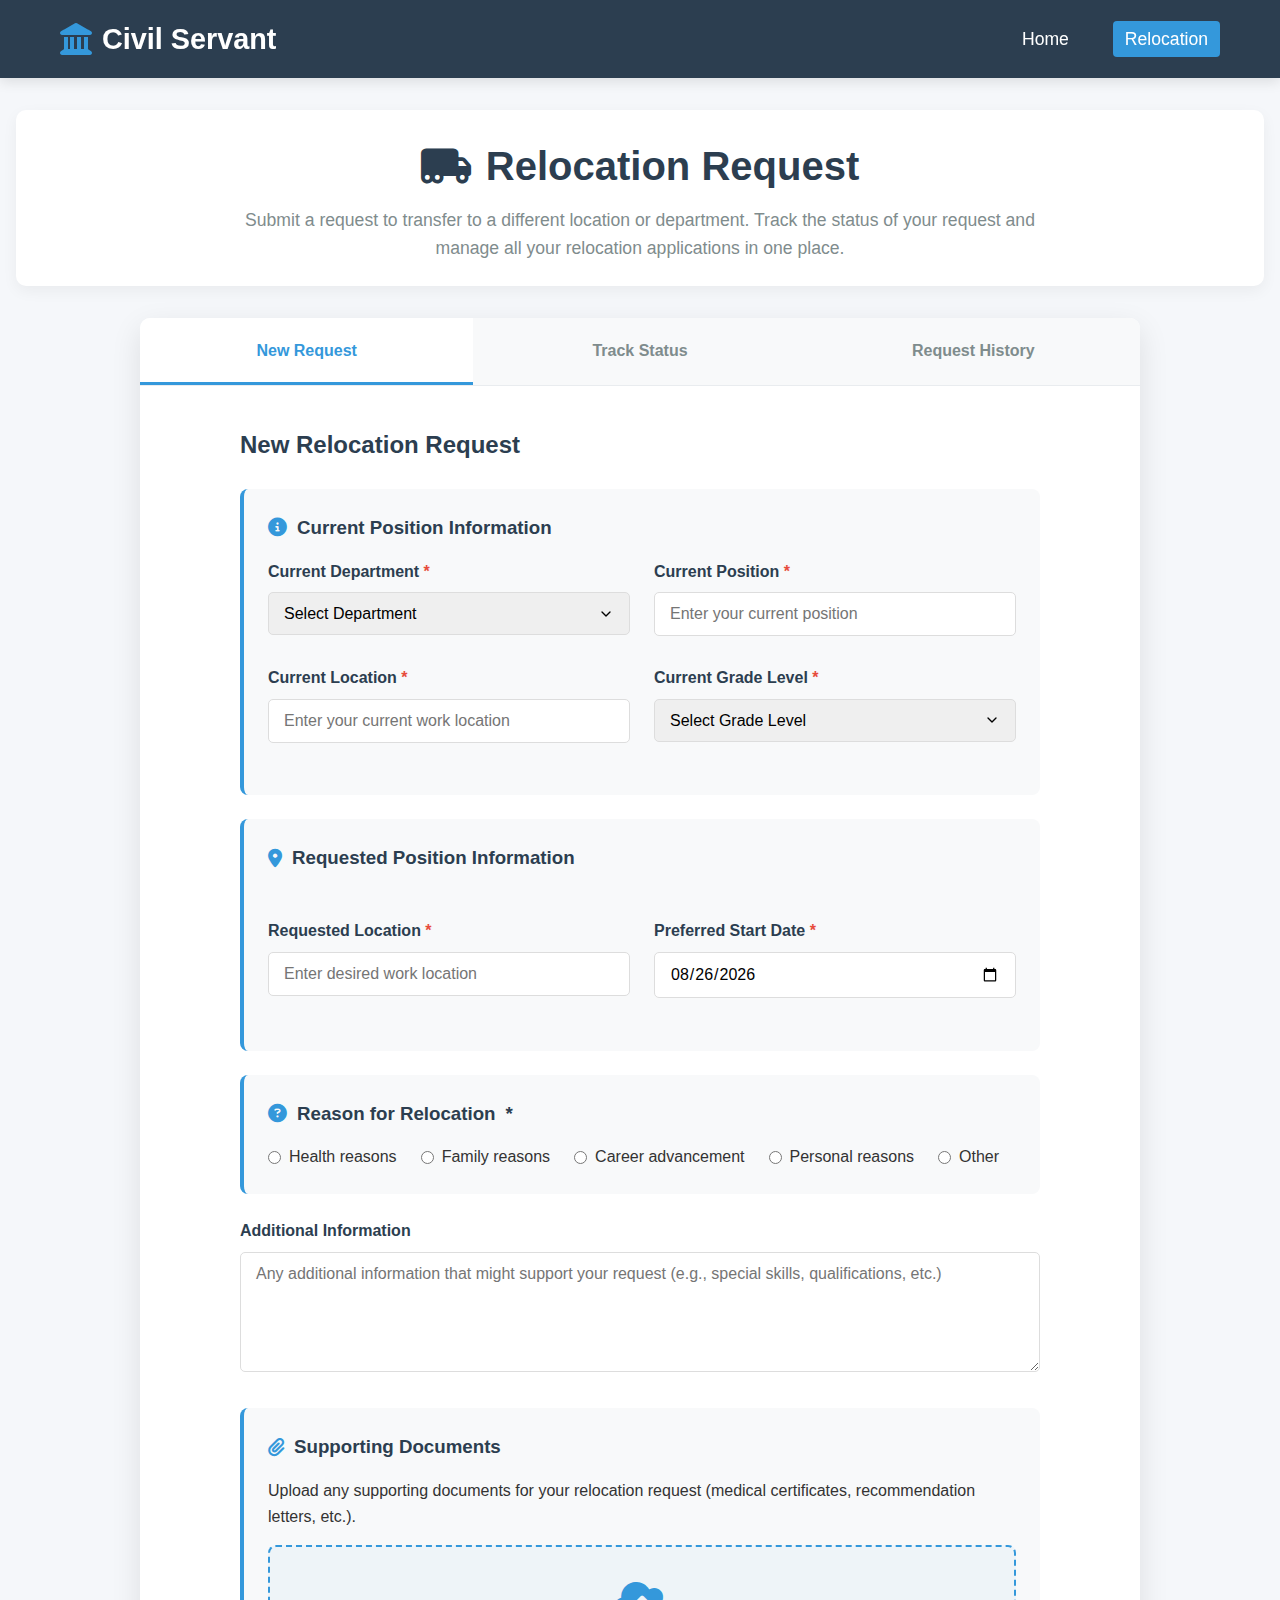
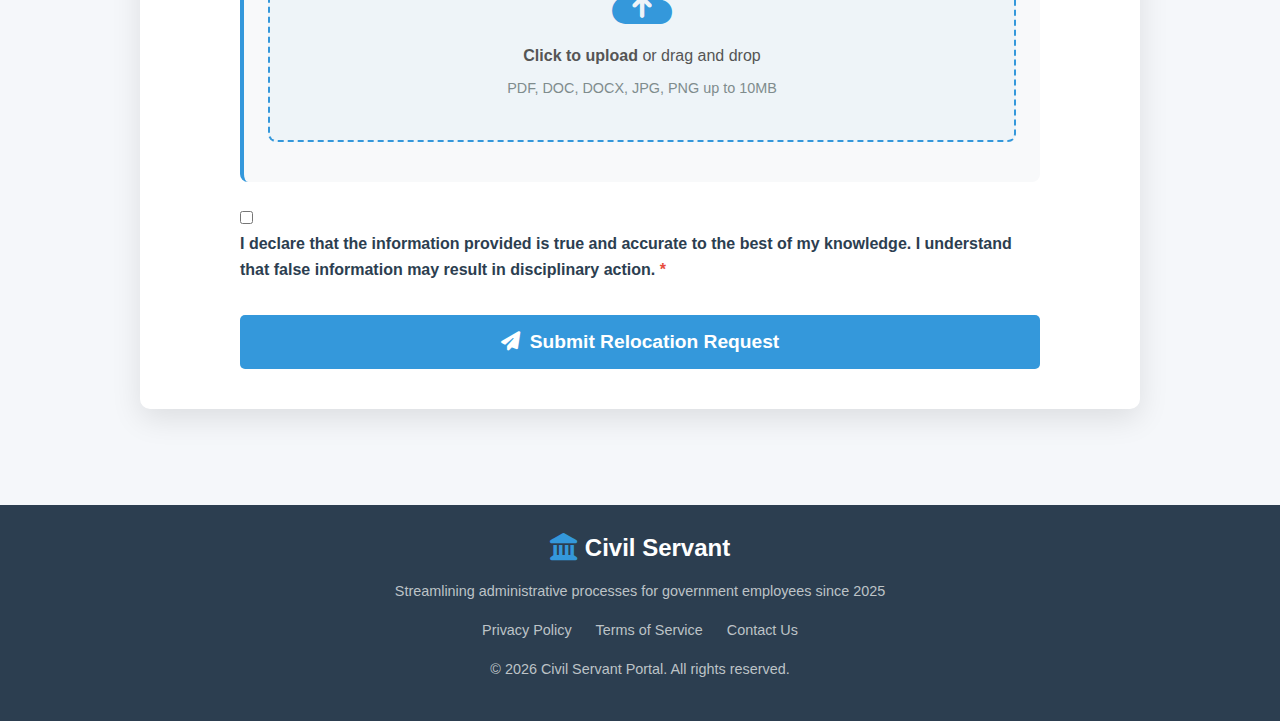
<file: relocation.html>
<!DOCTYPE html>
<html lang="en">
<head>
    <meta charset="UTF-8">
    <meta name="viewport" content="width=device-width, initial-scale=1.0">
    <title>Civil Servant - Relocation Request</title>
    <link rel="stylesheet" href="style.css">
    <link rel="stylesheet" href="https://cdnjs.cloudflare.com/ajax/libs/font-awesome/6.4.0/css/all.min.css">
    <style>
        /* Additional styles for relocation page */
        .relocation-page {
            min-height: calc(100vh - 200px);
            padding: 2rem 1rem;
        }
        
        .page-header {
            text-align: center;
            margin-bottom: 2rem;
            padding: 1.5rem;
            background-color: white;
            border-radius: 10px;
            box-shadow: 0 5px 15px rgba(0, 0, 0, 0.05);
        }
        
        .page-header h1 {
            font-size: 2.5rem;
            color: #2c3e50;
            margin-bottom: 0.5rem;
            display: flex;
            align-items: center;
            justify-content: center;
            gap: 15px;
        }
        
        .page-header p {
            color: #7f8c8d;
            max-width: 800px;
            margin: 0 auto;
            font-size: 1.1rem;
        }
        
        .relocation-container {
            max-width: 1000px;
            margin: 0 auto;
            background-color: white;
            border-radius: 10px;
            box-shadow: 0 10px 30px rgba(0, 0, 0, 0.1);
            overflow: hidden;
        }
        
        .relocation-tabs {
            display: flex;
            background-color: #f8f9fa;
            border-bottom: 1px solid #e9ecef;
        }
        
        .tab {
            flex: 1;
            padding: 1.2rem;
            text-align: center;
            font-weight: 600;
            color: #7f8c8d;
            cursor: pointer;
            transition: all 0.3s ease;
            border-bottom: 3px solid transparent;
        }
        
        .tab:hover {
            background-color: #e9ecef;
            color: #2c3e50;
        }
        
        .tab.active {
            color: #3498db;
            border-bottom-color: #3498db;
            background-color: white;
        }
        
        .tab-content {
            display: none;
            padding: 2.5rem;
        }
        
        .tab-content.active {
            display: block;
        }
        
        .relocation-form {
            max-width: 800px;
            margin: 0 auto;
        }
        
        .form-group {
            margin-bottom: 1.8rem;
        }
        
        .form-group label {
            display: block;
            margin-bottom: 0.5rem;
            font-weight: 600;
            color: #2c3e50;
        }
        
        .form-group label .required {
            color: #e74c3c;
        }
        
        .form-control {
            width: 100%;
            padding: 12px 15px;
            border: 1px solid #ddd;
            border-radius: 5px;
            font-size: 1rem;
            transition: border-color 0.3s ease;
        }
        
        .form-control:focus {
            outline: none;
            border-color: #3498db;
            box-shadow: 0 0 0 2px rgba(52, 152, 219, 0.2);
        }
        
        .form-row {
            display: flex;
            flex-wrap: wrap;
            gap: 1.5rem;
        }
        
        .form-column {
            flex: 1;
            min-width: 250px;
        }
        
        select.form-control {
            appearance: none;
            background-image: url("data:image/svg+xml;charset=UTF-8,%3csvg xmlns='http://www.w3.org/2000/svg' viewBox='0 0 24 24' fill='none' stroke='currentColor' stroke-width='2' stroke-linecap='round' stroke-linejoin='round'%3e%3cpolyline points='6 9 12 15 18 9'%3e%3c/polyline%3e%3c/svg%3e");
            background-repeat: no-repeat;
            background-position: right 15px center;
            background-size: 1em;
            padding-right: 40px;
        }
        
        textarea.form-control {
            min-height: 120px;
            resize: vertical;
        }
        
        .reason-box {
            background-color: #f8f9fa;
            padding: 1.5rem;
            border-radius: 8px;
            margin-bottom: 1.5rem;
            border-left: 4px solid #3498db;
        }
        
        .reason-box h3 {
            margin-bottom: 1rem;
            color: #2c3e50;
            display: flex;
            align-items: center;
            gap: 10px;
        }
        
        .reason-box h3 i {
            color: #3498db;
        }
        
        .radio-group {
            display: flex;
            flex-wrap: wrap;
            gap: 1.5rem;
            margin-top: 1rem;
        }
        
        .radio-option {
            display: flex;
            align-items: center;
            gap: 8px;
            cursor: pointer;
        }
        
        .radio-option input[type="radio"] {
            margin: 0;
        }
        
        .radio-option label {
            margin: 0;
            font-weight: normal;
            cursor: pointer;
        }
        
        .other-reason {
            margin-top: 1.5rem;
            display: none;
        }
        
        .other-reason.show {
            display: block;
        }
        
        .upload-area {
            border: 2px dashed #3498db;
            border-radius: 8px;
            padding: 2rem;
            text-align: center;
            margin: 1rem 0;
            background-color: rgba(52, 152, 219, 0.05);
            cursor: pointer;
            transition: all 0.3s ease;
        }
        
        .upload-area:hover {
            background-color: rgba(52, 152, 219, 0.1);
        }
        
        .upload-area i {
            font-size: 3rem;
            color: #3498db;
            margin-bottom: 1rem;
        }
        
        .upload-area p {
            margin-bottom: 0.5rem;
            color: #555;
        }
        
        .upload-area .file-types {
            font-size: 0.9rem;
            color: #7f8c8d;
        }
        
        .preview-container {
            margin-top: 1.5rem;
            display: none;
        }
        
        .preview-container.show {
            display: block;
        }
        
        .preview-item {
            display: flex;
            align-items: center;
            justify-content: space-between;
            background-color: #f8f9fa;
            padding: 1rem;
            border-radius: 5px;
            margin-bottom: 0.8rem;
            border: 1px solid #e9ecef;
        }
        
        .preview-info {
            display: flex;
            align-items: center;
            gap: 12px;
        }
        
        .preview-icon {
            color: #3498db;
            font-size: 1.5rem;
        }
        
        .file-details h4 {
            margin-bottom: 0.2rem;
            font-size: 1rem;
        }
        
        .file-details p {
            font-size: 0.85rem;
            color: #7f8c8d;
            margin: 0;
        }
        
        .remove-file {
            background: none;
            border: none;
            color: #e74c3c;
            cursor: pointer;
            font-size: 1.2rem;
        }
        
        .submit-btn {
            width: 100%;
            padding: 16px;
            background-color: #3498db;
            color: white;
            border: none;
            border-radius: 5px;
            font-size: 1.2rem;
            font-weight: 600;
            cursor: pointer;
            transition: background-color 0.3s ease;
            margin-top: 2rem;
            display: flex;
            align-items: center;
            justify-content: center;
            gap: 10px;
        }
        
        .submit-btn:hover {
            background-color: #2980b9;
        }
        
        .submit-btn:disabled {
            background-color: #95a5a6;
            cursor: not-allowed;
        }
        
        .alert {
            padding: 12px 15px;
            border-radius: 5px;
            margin-bottom: 1.5rem;
            font-size: 0.95rem;
        }
        
        .alert-error {
            background-color: #fde8e8;
            color: #c53030;
            border-left: 4px solid #c53030;
        }
        
        .alert-success {
            background-color: #e6fffa;
            color: #234e52;
            border-left: 4px solid #38b2ac;
        }
        
        .alert-info {
            background-color: #ebf8ff;
            color: #2c5282;
            border-left: 4px solid #3498db;
        }
        
        .status-tracker {
            background-color: #f8f9fa;
            border-radius: 10px;
            padding: 2rem;
            margin-bottom: 2rem;
        }
        
        .status-tracker h3 {
            margin-bottom: 1.5rem;
            color: #2c3e50;
            text-align: center;
        }
        
        .status-steps {
            display: flex;
            justify-content: space-between;
            position: relative;
        }
        
        .status-steps::before {
            content: '';
            position: absolute;
            top: 25px;
            left: 0;
            right: 0;
            height: 4px;
            background-color: #e9ecef;
            z-index: 1;
        }
        
        .status-step {
            text-align: center;
            position: relative;
            z-index: 2;
            flex: 1;
        }
        
        .status-icon {
            width: 50px;
            height: 50px;
            border-radius: 50%;
            background-color: #e9ecef;
            color: #7f8c8d;
            display: flex;
            align-items: center;
            justify-content: center;
            margin: 0 auto 10px;
            font-size: 1.2rem;
            transition: all 0.3s ease;
        }
        
        .status-step.active .status-icon {
            background-color: #3498db;
            color: white;
        }
        
        .status-step.completed .status-icon {
            background-color: #2ecc71;
            color: white;
        }
        
        .status-label {
            font-size: 0.9rem;
            color: #7f8c8d;
            font-weight: 600;
        }
        
        .status-step.active .status-label {
            color: #3498db;
        }
        
        .status-step.completed .status-label {
            color: #2ecc71;
        }
        
        .request-details {
            background-color: white;
            border-radius: 8px;
            padding: 2rem;
            box-shadow: 0 5px 15px rgba(0, 0, 0, 0.05);
            margin-bottom: 2rem;
        }
        
        .request-details h3 {
            margin-bottom: 1.5rem;
            color: #2c3e50;
            padding-bottom: 0.8rem;
            border-bottom: 2px solid #f8f9fa;
        }
        
        .detail-row {
            display: flex;
            margin-bottom: 1rem;
            padding-bottom: 1rem;
            border-bottom: 1px solid #f8f9fa;
        }
        
        .detail-label {
            font-weight: 600;
            color: #2c3e50;
            width: 200px;
            flex-shrink: 0;
        }
        
        .detail-value {
            color: #555;
            flex: 1;
        }
        
        .action-buttons {
            display: flex;
            gap: 1rem;
            margin-top: 2rem;
        }
        
        .action-btn {
            padding: 10px 25px;
            border-radius: 5px;
            font-weight: 600;
            cursor: pointer;
            transition: all 0.3s ease;
            border: none;
            display: flex;
            align-items: center;
            gap: 8px;
        }
        
        .action-btn.edit {
            background-color: #f39c12;
            color: white;
        }
        
        .action-btn.edit:hover {
            background-color: #d68910;
        }
        
        .action-btn.cancel {
            background-color: #e74c3c;
            color: white;
        }
        
        .action-btn.cancel:hover {
            background-color: #c0392b;
        }
        
        .action-btn.download {
            background-color: #2c3e50;
            color: white;
        }
        
        .action-btn.download:hover {
            background-color: #1a252f;
        }
        
        .history-table {
            width: 100%;
            border-collapse: collapse;
            margin-top: 1.5rem;
        }
        
        .history-table th,
        .history-table td {
            padding: 1rem;
            text-align: left;
            border-bottom: 1px solid #e9ecef;
        }
        
        .history-table th {
            background-color: #f8f9fa;
            color: #2c3e50;
            font-weight: 600;
        }
        
        .history-table tr:hover {
            background-color: #f8f9fa;
        }
        
        .status-badge {
            padding: 5px 12px;
            border-radius: 20px;
            font-size: 0.85rem;
            font-weight: 600;
        }
        
        .status-pending {
            background-color: #fef9e7;
            color: #b7950b;
        }
        
        .status-approved {
            background-color: #e8f6f3;
            color: #27ae60;
        }
        
        .status-rejected {
            background-color: #fdedec;
            color: #c0392b;
        }
        
        .status-processing {
            background-color: #ebf5fb;
            color: #3498db;
        }
        
        .empty-state {
            text-align: center;
            padding: 3rem;
            color: #7f8c8d;
        }
        
        .empty-state i {
            font-size: 4rem;
            margin-bottom: 1.5rem;
            color: #bdc3c7;
        }
        
        @media (max-width: 768px) {
            .relocation-tabs {
                flex-direction: column;
            }
            
            .status-steps {
                flex-wrap: wrap;
                gap: 1.5rem;
            }
            
            .status-step {
                flex: 0 0 calc(50% - 0.75rem);
            }
            
            .detail-row {
                flex-direction: column;
            }
            
            .detail-label {
                width: 100%;
                margin-bottom: 0.5rem;
            }
        }


        /* Reduced Footer Size */
footer {
    padding: 1.5rem 0 !important;
}

.footer-content {
    max-width: 800px !important;
    margin: 0 auto !important;
}

.footer-logo {
    font-size: 1.5rem !important;
    margin-bottom: 0.8rem !important;
}

.footer-logo i {
    font-size: 1.7rem !important;
    margin-right: 8px !important;
}

.footer-content p {
    margin-bottom: 1rem !important;
    font-size: 0.9rem !important;
    color: #bdc3c7 !important;
}

.footer-links {
    margin-bottom: 1rem !important;
    gap: 1.5rem !important;
}

.footer-links a {
    font-size: 0.9rem !important;
}

.copyright {
    font-size: 0.8rem !important;
    color: #95a5a6 !important;
    margin-top: 1rem !important;
}
    </style>
</head>
<body>
    <nav class="navbar">
        <div class="nav-container">
            <div class="logo">
                <i class="fas fa-landmark"></i>
                <span>Civil Servant</span>
            </div>
            <ul class="nav-menu">
                <li><a href="homescreen.html">Home</a></li>
                <!--
                <li><a href="login.html">Login</a></li>
                <li><a href="signup.html">Sign Up</a></li>
                 -->

                <li><a href="relocation.html" class="active">Relocation</a></li>
                <!--
                <li><a href="swap.html">Swap</a></li>
                <li><a href="resignation.html">Resignation</a></li>
                -->
            </ul>
            <div class="hamburger">
                <span class="bar"></span>
                <span class="bar"></span>
                <span class="bar"></span>
            </div>
        </div>
    </nav>

    <main class="relocation-page">
        <div class="page-header">
            <h1><i class="fas fa-truck-moving"></i> Relocation Request</h1>
            <p>Submit a request to transfer to a different location or department. Track the status of your request and manage all your relocation applications in one place.</p>
        </div>
        
        <div class="relocation-container">
            <!-- Tabs Navigation -->
            <div class="relocation-tabs">
                <div class="tab active" data-tab="new-request">New Request</div>
                <div class="tab" data-tab="track-status">Track Status</div>
                <div class="tab" data-tab="history">Request History</div>
            </div>
            
            <!-- Tab 1: New Relocation Request -->
            <div class="tab-content active" id="new-request">
                <div class="relocation-form">
                    <h2 style="margin-bottom: 1.5rem; color: #2c3e50;">New Relocation Request</h2>
                    
                    <!-- Alert Messages -->
                    <div id="error-message" class="alert alert-error" style="display: none;">
                        Please fill in all required fields correctly.
                    </div>
                    
                    <div id="success-message" class="alert alert-success" style="display: none;">
                        Your relocation request has been submitted successfully! Request ID: <strong id="requestId">#REL-2023-001</strong>
                    </div>
                    
                    <form id="relocation-form">
                        <!-- Current Position Information -->
                        <div class="reason-box">
                            <h3><i class="fas fa-info-circle"></i> Current Position Information</h3>
                            <div class="form-row">
                                <div class="form-column">
                                    <div class="form-group">
                                        <label for="currentDepartment">Current Department <span class="required">*</span></label>
                                        <select id="currentDepartment" class="form-control" required>
                                            <option value="">Select Department</option>
                                            <option value="education">Education</option>
                                            <option value="health">Health</option>
                                            <option value="finance">Finance</option>
                                            <option value="transport">Transport</option>
                                            <option value="justice">Justice</option>
                                            <option value="defense">Defense</option>
                                            <option value="foreign">Foreign Affairs</option>
                                            <option value="interior">Interior</option>
                                            <option value="agriculture">Agriculture</option>
                                        </select>
                                    </div>
                                </div>
                                <div class="form-column">
                                    <div class="form-group">
                                        <label for="currentPosition">Current Position <span class="required">*</span></label>
                                        <input type="text" id="currentPosition" class="form-control" placeholder="Enter your current position" required>
                                    </div>
                                </div>
                            </div>
                            
                            <div class="form-row">
                                <div class="form-column">
                                    <div class="form-group">
                                        <label for="currentLocation">Current Location <span class="required">*</span></label>
                                        <input type="text" id="currentLocation" class="form-control" placeholder="Enter your current work location" required>
                                    </div>
                                </div>
                                <div class="form-column">
                                    <div class="form-group">
                                        <label for="currentGrade">Current Grade Level <span class="required">*</span></label>
                                        <select id="currentGrade" class="form-control" required>
                                            <option value="">Select Grade Level</option>
                                            <option value="1">Level 1</option>
                                            <option value="2">Level 2</option>
                                            <option value="3">Level 3</option>
                                            <option value="4">Level 4</option>
                                            <option value="5">Level 5</option>
                                            <option value="6">Level 6</option>
                                            <option value="7">Level 7</option>
                                            <option value="8">Level 8</option>
                                            <option value="9">Level 9</option>
                                            <option value="10">Level 10</option>
                                        </select>
                                    </div>
                                </div>
                            </div>
                        </div>
                        
                        <!-- Requested Position Information -->
                        <div class="reason-box">
                            <h3><i class="fas fa-map-marker-alt"></i> Requested Position Information</h3>
                            <div class="form-row">
                                <div class="form-column">
                                    <div class="form-group">
                                       <!-- <label for="requestedDepartment">Requested Department <span class="required">*</span></label>
                                        <select id="requestedDepartment" class="form-control" required>
                                            <option value="">Select Department</option>
                                            <option value="education">Education</option>
                                            <option value="health">Health</option>
                                            <option value="finance">Finance</option>
                                            <option value="transport">Transport</option>
                                            <option value="justice">Justice</option>
                                            <option value="defense">Defense</option>
                                            <option value="foreign">Foreign Affairs</option>
                                            <option value="interior">Interior</option>
                                            <option value="agriculture">Agriculture</option>
                                        </select>
                                    -->
                                    </div>
                                </div>
                                <div class="form-column">
                                    <div class="form-group">
                                        <!--<label for="requestedPosition">Requested Position</label>
                                        <input type="text" id="requestedPosition" class="form-control" placeholder="Enter requested position (if any)">
                                    -->
                                    </div>
                                </div>
                            </div>
                            
                            <div class="form-row">
                                <div class="form-column">
                                    <div class="form-group">
                                        <label for="requestedLocation">Requested Location <span class="required">*</span></label>
                                        <input type="text" id="requestedLocation" class="form-control" placeholder="Enter desired work location" required>
                                    </div>
                                </div>
                                <div class="form-column">
                                    <div class="form-group">
                                        <label for="preferredStartDate">Preferred Start Date <span class="required">*</span></label>
                                        <input type="date" id="preferredStartDate" class="form-control" required>
                                    </div>
                                </div>
                            </div>
                        </div>
                        
                        <!-- Relocation Reason -->
                        <div class="reason-box">
                            <h3><i class="fas fa-question-circle"></i> Reason for Relocation <span class="required">*</span></h3>
                            
                            <div class="radio-group">
                                <div class="radio-option">
                                    <input type="radio" id="reasonHealth" name="relocationReason" value="health">
                                    <label for="reasonHealth">Health reasons</label>
                                </div>
                                <div class="radio-option">
                                    <input type="radio" id="reasonFamily" name="relocationReason" value="family">
                                    <label for="reasonFamily">Family reasons</label>
                                </div>
                                <div class="radio-option">
                                    <input type="radio" id="reasonCareer" name="relocationReason" value="career">
                                    <label for="reasonCareer">Career advancement</label>
                                </div>
                                <div class="radio-option">
                                    <input type="radio" id="reasonPersonal" name="relocationReason" value="personal">
                                    <label for="reasonPersonal">Personal reasons</label>
                                </div>
                                <div class="radio-option">
                                    <input type="radio" id="reasonOther" name="relocationReason" value="other">
                                    <label for="reasonOther">Other</label>
                                </div>
                            </div>
                            
                            <div class="other-reason" id="otherReasonContainer">
                                <div class="form-group">
                                    <label for="otherReason">Please specify <span class="required">*</span></label>
                                    <textarea id="otherReason" class="form-control" placeholder="Please specify your reason for relocation"></textarea>
                                </div>
                            </div>
                        </div>
                        
                        <!-- Additional Information -->
                        <div class="form-group">
                            <label for="additionalInfo">Additional Information</label>
                            <textarea id="additionalInfo" class="form-control" placeholder="Any additional information that might support your request (e.g., special skills, qualifications, etc.)"></textarea>
                        </div>
                        
                        <!-- Supporting Documents -->
                        <div class="reason-box">
                            <h3><i class="fas fa-paperclip"></i> Supporting Documents</h3>
                            <p>Upload any supporting documents for your relocation request (medical certificates, recommendation letters, etc.).</p>
                            
                            <div class="upload-area" id="uploadArea">
                                <i class="fas fa-cloud-upload-alt"></i>
                                <p><strong>Click to upload</strong> or drag and drop</p>
                                <p class="file-types">PDF, DOC, DOCX, JPG, PNG up to 10MB</p>
                            </div>
                            
                            <input type="file" id="documentUpload" accept=".pdf,.doc,.docx,.jpg,.jpeg,.png" multiple style="display: none;">
                            
                            <div class="preview-container" id="previewContainer">
                                <!-- Files will be dynamically added here -->
                            </div>
                        </div>
                        
                        <!-- Terms and Submission -->
                        <div class="form-group">
                            <div class="checkbox">
                                <input type="checkbox" id="declaration" required>
                                <label for="declaration">
                                    I declare that the information provided is true and accurate to the best of my knowledge. 
                                    I understand that false information may result in disciplinary action.
                                    <span class="required">*</span>
                                </label>
                            </div>
                        </div>
                        
                        <button type="submit" class="submit-btn" id="submitButton">
                            <i class="fas fa-paper-plane"></i>
                            <span id="buttonText">Submit Relocation Request</span>
                            <span id="buttonSpinner" style="display: none;">
                                <i class="fas fa-spinner fa-spin"></i> Submitting...
                            </span>
                        </button>
                    </form>
                </div>
            </div>
            
            <!-- Tab 2: Track Status -->
            <div class="tab-content" id="track-status">
                <div style="padding: 2.5rem;">
                    <h2 style="margin-bottom: 1.5rem; color: #2c3e50;">Track Your Request Status</h2>
                    
                    <!-- Search Request Form -->
                    <div class="reason-box" style="margin-bottom: 2rem;">
                        <h3><i class="fas fa-search"></i> Find Your Request</h3>
                        <div class="form-row">
                            <div class="form-column">
                                <div class="form-group">
                                    <label for="searchRequestId">Request ID</label>
                                    <input type="text" id="searchRequestId" class="form-control" placeholder="Enter your request ID (e.g., REL-2023-001)">
                                </div>
                            </div>
                            <div class="form-column">
                                <div class="form-group">
                                    <label for="searchEmail">Email Address</label>
                                    <input type="email" id="searchEmail" class="form-control" placeholder="Enter your registered email">
                                </div>
                            </div>
                        </div>
                        <button class="action-btn download" id="searchButton" style="margin-top: 1rem;">
                            <i class="fas fa-search"></i> Search Request
                        </button>
                    </div>
                    
                    <!-- Demo Request Status -->
                    <div id="statusResult" style="display: block;">
                        <div class="status-tracker">
                            <h3>Request Status: <span class="status-badge status-processing">Processing</span></h3>
                            <p style="text-align: center; margin-bottom: 1.5rem; color: #555;">Request ID: <strong>#REL-2023-015</strong> | Submitted: October 15, 2023</p>
                            
                            <div class="status-steps">
                                <div class="status-step completed">
                                    <div class="status-icon">
                                        <i class="fas fa-file-upload"></i>
                                    </div>
                                    <div class="status-label">Submitted</div>
                                </div>
                                <div class="status-step completed">
                                    <div class="status-icon">
                                        <i class="fas fa-check-circle"></i>
                                    </div>
                                    <div class="status-label">Under Review</div>
                                </div>
                                <div class="status-step active">
                                    <div class="status-icon">
                                        <i class="fas fa-clipboard-check"></i>
                                    </div>
                                    <div class="status-label">Department Approval</div>
                                </div>
                                <div class="status-step">
                                    <div class="status-icon">
                                        <i class="fas fa-user-tie"></i>
                                    </div>
                                    <div class="status-label">HR Approval</div>
                                </div>
                                <div class="status-step">
                                    <div class="status-icon">
                                        <i class="fas fa-check-double"></i>
                                    </div>
                                    <div class="status-label">Completed</div>
                                </div>
                            </div>
                        </div>
                        
                        <div class="request-details">
                            <h3>Request Details</h3>
                            <div class="detail-row">
                                <div class="detail-label">Current Department:</div>
                                <div class="detail-value">Education</div>
                            </div>
                            <div class="detail-row">
                                <div class="detail-label">Current Location:</div>
                                <div class="detail-value">Central Office, Capital City</div>
                            </div>
                            <div class="detail-row">
                                <div class="detail-label">Requested Department:</div>
                                <div class="detail-value">Health</div>
                            </div>
                            <div class="detail-row">
                                <div class="detail-label">Requested Location:</div>
                                <div class="detail-value">Regional Hospital, Coastal City</div>
                            </div>
                            <div class="detail-row">
                                <div class="detail-label">Reason for Relocation:</div>
                                <div class="detail-value">Health reasons (supporting document provided)</div>
                            </div>
                            <div class="detail-row">
                                <div class="detail-label">Preferred Start Date:</div>
                                <div class="detail-value">January 15, 2024</div>
                            </div>
                            <div class="detail-row">
                                <div class="detail-label">Estimated Completion:</div>
                                <div class="detail-value">December 10, 2023</div>
                            </div>
                            
                            <div class="action-buttons">
                                <button class="action-btn download">
                                    <i class="fas fa-download"></i> Download Request Copy
                                </button>
                                <button class="action-btn edit">
                                    <i class="fas fa-edit"></i> Update Request
                                </button>
                                <button class="action-btn cancel">
                                    <i class="fas fa-times"></i> Cancel Request
                                </button>
                            </div>
                        </div>
                    </div>
                </div>
            </div>
            
            <!-- Tab 3: Request History -->
            <div class="tab-content" id="history">
                <div style="padding: 2.5rem;">
                    <h2 style="margin-bottom: 1.5rem; color: #2c3e50;">Relocation Request History</h2>
                    
                    <div class="request-details" style="margin-bottom: 2rem;">
                        <h3>Filter History</h3>
                        <div class="form-row">
                            <div class="form-column">
                                <div class="form-group">
                                    <label for="filterStatus">Status</label>
                                    <select id="filterStatus" class="form-control">
                                        <option value="">All Status</option>
                                        <option value="pending">Pending</option>
                                        <option value="approved">Approved</option>
                                        <option value="rejected">Rejected</option>
                                        <option value="processing">Processing</option>
                                    </select>
                                </div>
                            </div>
                            <div class="form-column">
                                <div class="form-group">
                                    <label for="filterYear">Year</label>
                                    <select id="filterYear" class="form-control">
                                        <option value="">All Years</option>
                                        <option value="2023">2023</option>
                                        <option value="2022">2022</option>
                                        <option value="2021">2021</option>
                                    </select>
                                </div>
                            </div>
                            <div class="form-column">
                                <div class="form-group">
                                    <label for="filterDepartment">Department</label>
                                    <select id="filterDepartment" class="form-control">
                                        <option value="">All Departments</option>
                                        <option value="education">Education</option>
                                        <option value="health">Health</option>
                                        <option value="finance">Finance</option>
                                    </select>
                                </div>
                            </div>
                        </div>
                        <button class="action-btn download" id="filterButton" style="margin-top: 1rem;">
                            <i class="fas fa-filter"></i> Apply Filters
                        </button>
                    </div>
                    
                    <!-- History Table -->
                    <div class="request-details">
                        <h3>Your Relocation Requests</h3>
                        
                        <table class="history-table">
                            <thead>
                                <tr>
                                    <th>Request ID</th>
                                    <th>Date Submitted</th>
                                    <th>From Department</th>
                                    <th>To Department</th>
                                    <th>Status</th>
                                    <th>Actions</th>
                                </tr>
                            </thead>
                            <tbody>
                                <tr>
                                    <td>#REL-2023-015</td>
                                    <td>Oct 15, 2023</td>
                                    <td>Education</td>
                                    <td>Health</td>
                                    <td><span class="status-badge status-processing">Processing</span></td>
                                    <td>
                                        <button class="action-btn download" style="padding: 5px 10px; font-size: 0.85rem;">
                                            <i class="fas fa-eye"></i> View
                                        </button>
                                    </td>
                                </tr>
                                <tr>
                                    <td>#REL-2023-008</td>
                                    <td>Jul 22, 2023</td>
                                    <td>Education</td>
                                    <td>Finance</td>
                                    <td><span class="status-badge status-approved">Approved</span></td>
                                    <td>
                                        <button class="action-btn download" style="padding: 5px 10px; font-size: 0.85rem;">
                                            <i class="fas fa-eye"></i> View
                                        </button>
                                    </td>
                                </tr>
                                <tr>
                                    <td>#REL-2022-112</td>
                                    <td>Dec 5, 2022</td>
                                    <td>Education</td>
                                    <td>Transport</td>
                                    <td><span class="status-badge status-rejected">Rejected</span></td>
                                    <td>
                                        <button class="action-btn download" style="padding: 5px 10px; font-size: 0.85rem;">
                                            <i class="fas fa-eye"></i> View
                                        </td>
                                </tr>
                                <tr>
                                    <td>#REL-2022-045</td>
                                    <td>May 18, 2022</td>
                                    <td>Education</td>
                                    <td>Justice</td>
                                    <td><span class="status-badge status-approved">Approved</span></td>
                                    <td>
                                        <button class="action-btn download" style="padding: 5px 10px; font-size: 0.85rem;">
                                            <i class="fas fa-eye"></i> View
                                        </button>
                                    </td>
                                </tr>
                            </tbody>
                        </table>
                        
                        <!-- Pagination (simplified) -->
                        <div style="display: flex; justify-content: center; margin-top: 2rem; gap: 10px;">
                            <button class="action-btn" style="background-color: #f8f9fa; color: #333; padding: 8px 15px;">
                                <i class="fas fa-chevron-left"></i> Previous
                            </button>
                            <button class="action-btn" style="background-color: #3498db; color: white; padding: 8px 15px;">
                                1
                            </button>
                            <button class="action-btn" style="background-color: #f8f9fa; color: #333; padding: 8px 15px;">
                                2
                            </button>
                            <button class="action-btn" style="background-color: #f8f9fa; color: #333; padding: 8px 15px;">
                                3
                            </button>
                            <button class="action-btn" style="background-color: #f8f9fa; color: #333; padding: 8px 15px;">
                                Next <i class="fas fa-chevron-right"></i>
                            </button>
                        </div>
                    </div>
                </div>
            </div>
        </div>
    </main>

    <footer>
        
        <div class="footer-content">
            <div class="footer-logo">
                <i class="fas fa-landmark"></i>
                <span>Civil Servant</span>
            </div>
            <p>Streamlining administrative processes for government employees since 2025</p>
            <div class="footer-links">
                <a href="#">Privacy Policy</a>
                <a href="#">Terms of Service</a>
                <a href="#">Contact Us</a>
            </div>
            <p class="copyright">&copy; <span class="current-year">2025</span> Civil Servant Portal. All rights reserved.</p>
        </div>
    </footer>
 

    <script src="script.js"></script>
    <script>
        // Relocation page specific JavaScript
        document.addEventListener('DOMContentLoaded', function() {
            // Tab functionality
            const tabs = document.querySelectorAll('.tab');
            const tabContents = document.querySelectorAll('.tab-content');
            
            tabs.forEach(tab => {
                tab.addEventListener('click', function() {
                    const tabId = this.getAttribute('data-tab');
                    
                    // Remove active class from all tabs and contents
                    tabs.forEach(t => t.classList.remove('active'));
                    tabContents.forEach(c => c.classList.remove('active'));
                    
                    // Add active class to clicked tab and corresponding content
                    this.classList.add('active');
                    document.getElementById(tabId).classList.add('active');
                });
            });
            
            // Other reason textarea toggle
            const reasonRadios = document.querySelectorAll('input[name="relocationReason"]');
            const otherReasonContainer = document.getElementById('otherReasonContainer');
            
            reasonRadios.forEach(radio => {
                radio.addEventListener('change', function() {
                    if (this.value === 'other') {
                        otherReasonContainer.classList.add('show');
                        document.getElementById('otherReason').required = true;
                    } else {
                        otherReasonContainer.classList.remove('show');
                        document.getElementById('otherReason').required = false;
                    }
                });
            });
            
            // File upload functionality
            const uploadArea = document.getElementById('uploadArea');
            const fileInput = document.getElementById('documentUpload');
            const previewContainer = document.getElementById('previewContainer');
            
            let uploadedFiles = [];
            
            if (uploadArea && fileInput) {
                uploadArea.addEventListener('click', function() {
                    fileInput.click();
                });
                
                uploadArea.addEventListener('dragover', function(e) {
                    e.preventDefault();
                    this.style.backgroundColor = 'rgba(52, 152, 219, 0.2)';
                });
                
                uploadArea.addEventListener('dragleave', function() {
                    this.style.backgroundColor = 'rgba(52, 152, 219, 0.05)';
                });
                
                uploadArea.addEventListener('drop', function(e) {
                    e.preventDefault();
                    this.style.backgroundColor = 'rgba(52, 152, 219, 0.05)';
                    
                    if (e.dataTransfer.files.length) {
                        handleFileUpload(e.dataTransfer.files);
                    }
                });
                
                fileInput.addEventListener('change', function() {
                    if (this.files.length) {
                        handleFileUpload(this.files);
                    }
                });
            }
            
            function handleFileUpload(files) {
                const maxSize = 10 * 1024 * 1024; // 10MB
                const validTypes = ['application/pdf', 'application/msword', 
                                  'application/vnd.openxmlformats-officedocument.wordprocessingml.document',
                                  'image/jpeg', 'image/jpg', 'image/png'];
                
                for (let i = 0; i < files.length; i++) {
                    const file = files[i];
                    
                    // Validate file
                    if (!validTypes.includes(file.type)) {
                        alert(`File "${file.name}" is not a supported file type.`);
                        continue;
                    }
                    
                    if (file.size > maxSize) {
                        alert(`File "${file.name}" exceeds the 10MB size limit.`);
                        continue;
                    }
                    
                    // Add to uploaded files array
                    uploadedFiles.push(file);
                    
                    // Create preview item
                    const previewItem = document.createElement('div');
                    previewItem.className = 'preview-item';
                    previewItem.dataset.fileName = file.name;
                    
                    const fileIcon = file.type.includes('image') ? 'fa-file-image' : 
                                   file.type.includes('pdf') ? 'fa-file-pdf' : 'fa-file-word';
                    
                    previewItem.innerHTML = `
                        <div class="preview-info">
                            <i class="fas ${fileIcon} preview-icon"></i>
                            <div class="file-details">
                                <h4>${file.name}</h4>
                                <p>${formatFileSize(file.size)}</p>
                            </div>
                        </div>
                        <button type="button" class="remove-file" onclick="removeUploadedFile('${file.name}')">
                            <i class="fas fa-times"></i>
                        </button>
                    `;
                    
                    previewContainer.appendChild(previewItem);
                }
                
                // Show preview container if there are files
                if (uploadedFiles.length > 0) {
                    previewContainer.classList.add('show');
                }
            }
            
            // Make removeUploadedFile function available globally
            window.removeUploadedFile = function(fileName) {
                // Remove from array
                uploadedFiles = uploadedFiles.filter(file => file.name !== fileName);
                
                // Remove from DOM
                const previewItem = document.querySelector(`.preview-item[data-file-name="${fileName}"]`);
                if (previewItem) {
                    previewItem.remove();
                }
                
                // Hide preview container if no files left
                if (uploadedFiles.length === 0) {
                    previewContainer.classList.remove('show');
                }
            };
            
            function formatFileSize(bytes) {
                if (bytes === 0) return '0 Bytes';
                const k = 1024;
                const sizes = ['Bytes', 'KB', 'MB', 'GB'];
                const i = Math.floor(Math.log(bytes) / Math.log(k));
                return parseFloat((bytes / Math.pow(k, i)).toFixed(2)) + ' ' + sizes[i];
            }
            
            // Form submission
            const relocationForm = document.getElementById('relocation-form');
            const submitButton = document.getElementById('submitButton');
            const buttonText = document.getElementById('buttonText');
            const buttonSpinner = document.getElementById('buttonSpinner');
            const errorMessage = document.getElementById('error-message');
            const successMessage = document.getElementById('success-message');
            const requestIdElement = document.getElementById('requestId');
            
            if (relocationForm) {
                relocationForm.addEventListener('submit', function(event) {
                    event.preventDefault();
                    
                    if (validateRelocationForm()) {
                        // Show loading state
                        buttonText.style.display = 'none';
                        buttonSpinner.style.display = 'inline';
                        submitButton.disabled = true;
                        
                        // Hide any previous messages
                        errorMessage.style.display = 'none';
                        successMessage.style.display = 'none';
                        
                        // Generate a request ID
                        const requestId = 'REL-' + new Date().getFullYear() + '-' + 
                                         String(Math.floor(Math.random() * 1000)).padStart(3, '0');
                        
                        // Simulate API call delay
                        setTimeout(function() {
                            // Successful submission
                            requestIdElement.textContent = `#${requestId}`;
                            successMessage.style.display = 'block';
                            errorMessage.style.display = 'none';
                            
                            // Store request data in localStorage (for demo purposes)
                            const formData = {
                                requestId: requestId,
                                currentDepartment: document.getElementById('currentDepartment').value,
                                requestedDepartment: document.getElementById('requestedDepartment').value,
                                requestedLocation: document.getElementById('requestedLocation').value,
                                submissionDate: new Date().toLocaleDateString(),
                                status: 'pending'
                            };
                            
                            // Get existing requests or create new array
                            const existingRequests = JSON.parse(localStorage.getItem('relocationRequests') || '[]');
                            existingRequests.push(formData);
                            localStorage.setItem('relocationRequests', JSON.stringify(existingRequests));
                            
                            // Reset form after 5 seconds
                            setTimeout(function() {
                                relocationForm.reset();
                                uploadedFiles = [];
                                previewContainer.classList.remove('show');
                                previewContainer.innerHTML = '';
                                
                                // Reset button state
                                buttonText.style.display = 'inline';
                                buttonSpinner.style.display = 'none';
                                submitButton.disabled = false;
                                
                                // Hide success message
                                successMessage.style.display = 'none';
                                
                                // Switch to track status tab
                                tabs.forEach(t => t.classList.remove('active'));
                                tabContents.forEach(c => c.classList.remove('active'));
                                
                                document.querySelector('.tab[data-tab="track-status"]').classList.add('active');
                                document.getElementById('track-status').classList.add('active');
                            }, 5000);
                        }, 2000); // Simulate network delay
                    }
                });
            }
            
            function validateRelocationForm() {
                let isValid = true;
                const requiredFields = relocationForm.querySelectorAll('[required]');
                
                // Hide error message
                errorMessage.style.display = 'none';
                
                // Check required fields
                requiredFields.forEach(field => {
                    if (!field.value.trim()) {
                        isValid = false;
                        field.style.borderColor = '#e74c3c';
                    } else {
                        field.style.borderColor = '#ddd';
                    }
                });
                
                // Check if at least one reason is selected
                const selectedReason = document.querySelector('input[name="relocationReason"]:checked');
                if (!selectedReason) {
                    isValid = false;
                    errorMessage.textContent = 'Please select a reason for relocation.';
                    errorMessage.style.display = 'block';
                }
                
                // Check if other reason is specified when selected
                if (selectedReason && selectedReason.value === 'other') {
                    const otherReason = document.getElementById('otherReason').value.trim();
                    if (!otherReason) {
                        isValid = false;
                        document.getElementById('otherReason').style.borderColor = '#e74c3c';
                        errorMessage.textContent = 'Please specify your reason for relocation.';
                        errorMessage.style.display = 'block';
                    }
                }
                
                // Check preferred start date is in the future
                const preferredDate = new Date(document.getElementById('preferredStartDate').value);
                const today = new Date();
                today.setHours(0, 0, 0, 0);
                
                if (preferredDate <= today) {
                    isValid = false;
                    document.getElementById('preferredStartDate').style.borderColor = '#e74c3c';
                    errorMessage.textContent = 'Preferred start date must be in the future.';
                    errorMessage.style.display = 'block';
                }
                
                if (!isValid) {
                    errorMessage.style.display = 'block';
                }
                
                return isValid;
            }
            
            // Set min date for preferred start date (tomorrow)
            const preferredStartDate = document.getElementById('preferredStartDate');
            if (preferredStartDate) {
                const tomorrow = new Date();
                tomorrow.setDate(tomorrow.getDate() + 1);
                preferredStartDate.min = tomorrow.toISOString().split('T')[0];
            }
            
            // Search functionality for track status
            const searchButton = document.getElementById('searchButton');
            if (searchButton) {
                searchButton.addEventListener('click', function() {
                    const requestId = document.getElementById('searchRequestId').value;
                    const email = document.getElementById('searchEmail').value;
                    
                    if (!requestId && !email) {
                        alert('Please enter either a Request ID or Email address to search.');
                        return;
                    }
                    
                    // In a real app, this would be an API call
                    alert(`Searching for request: ${requestId || email}\n\nIn a real application, this would display the request status.`);
                });
            }
            
            // Filter functionality for history
            const filterButton = document.getElementById('filterButton');
            if (filterButton) {
                filterButton.addEventListener('click', function() {
                    const status = document.getElementById('filterStatus').value;
                    const year = document.getElementById('filterYear').value;
                    const department = document.getElementById('filterDepartment').value;
                    
                    // In a real app, this would filter the table results
                    alert(`Applying filters:\nStatus: ${status || 'All'}\nYear: ${year || 'All'}\nDepartment: ${department || 'All'}\n\nIn a real application, this would filter the table below.`);
                });
            }
            
            // Demo: Set current date for preferred start date (1 month from now)
            if (preferredStartDate) {
                const nextMonth = new Date();
                nextMonth.setMonth(nextMonth.getMonth() + 1);
                preferredStartDate.value = nextMonth.toISOString().split('T')[0];
            }
        });
    </script>
</body>
</html>
</file>
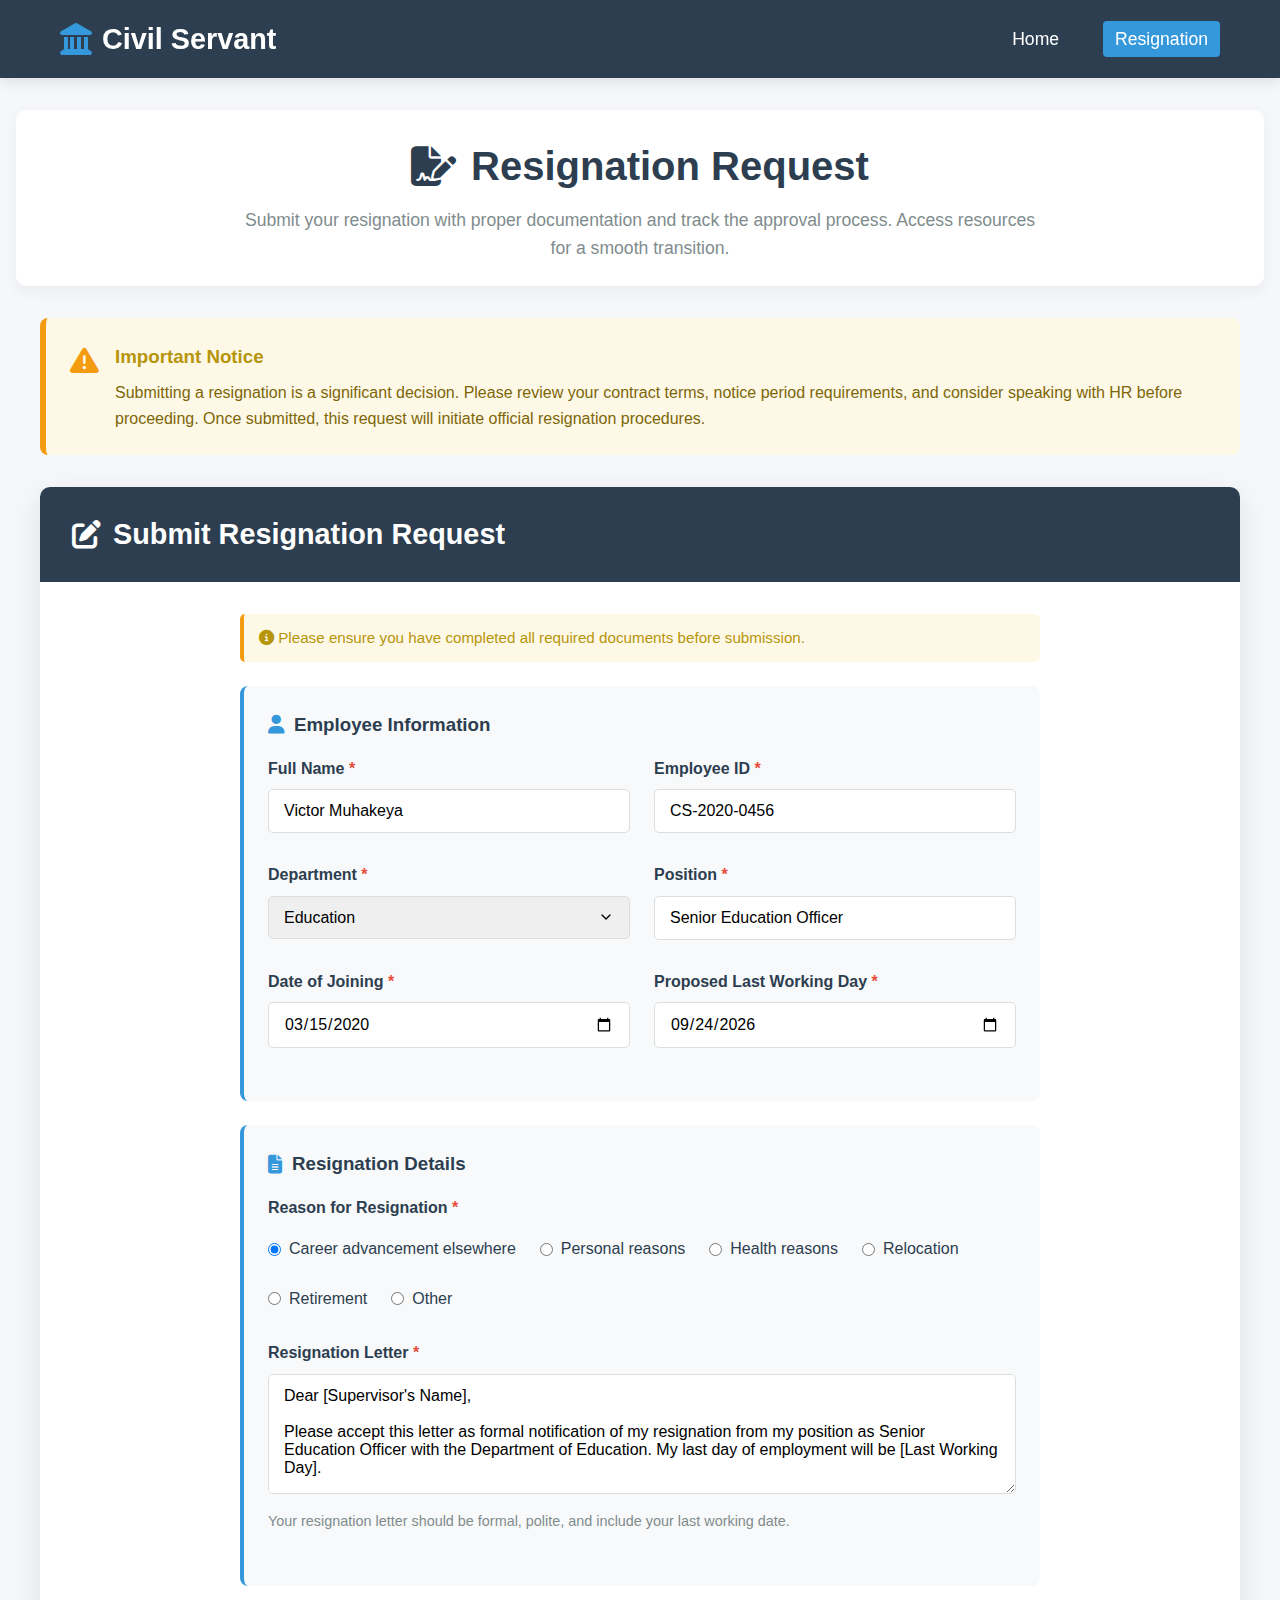
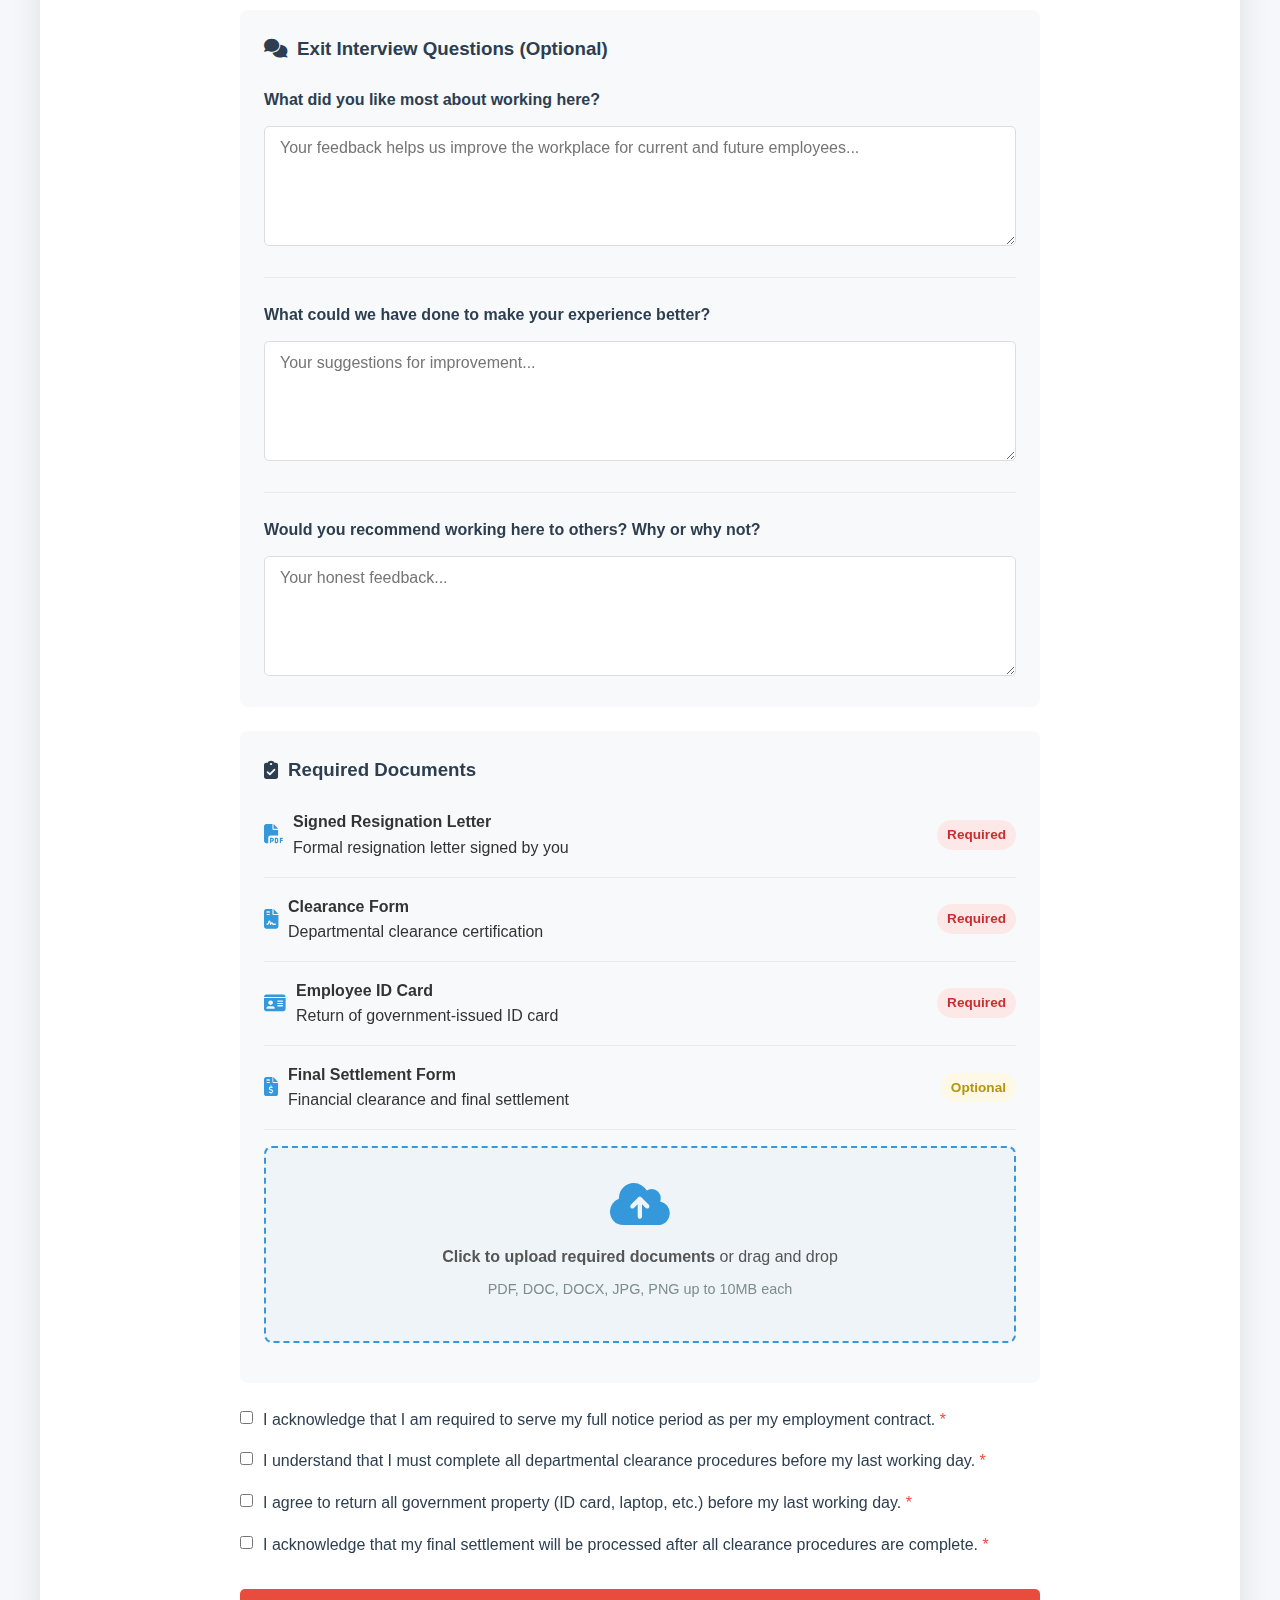
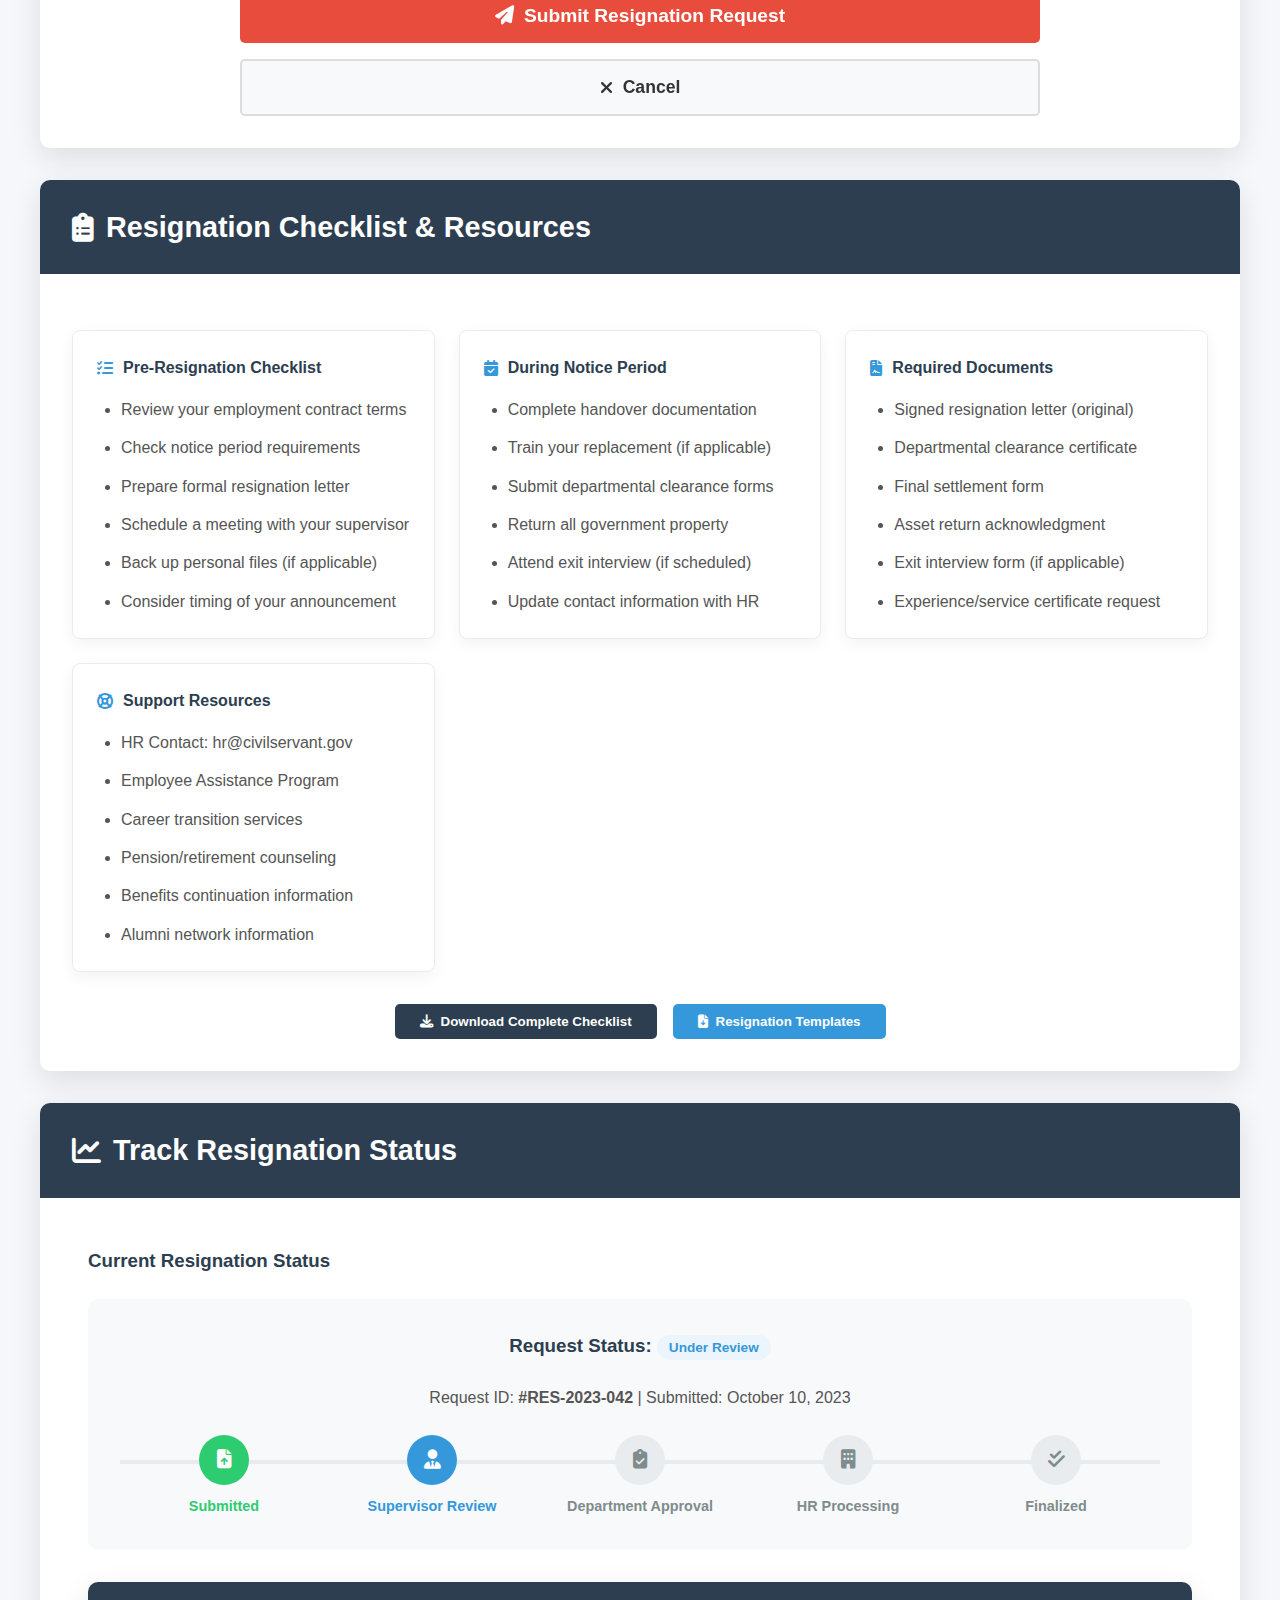
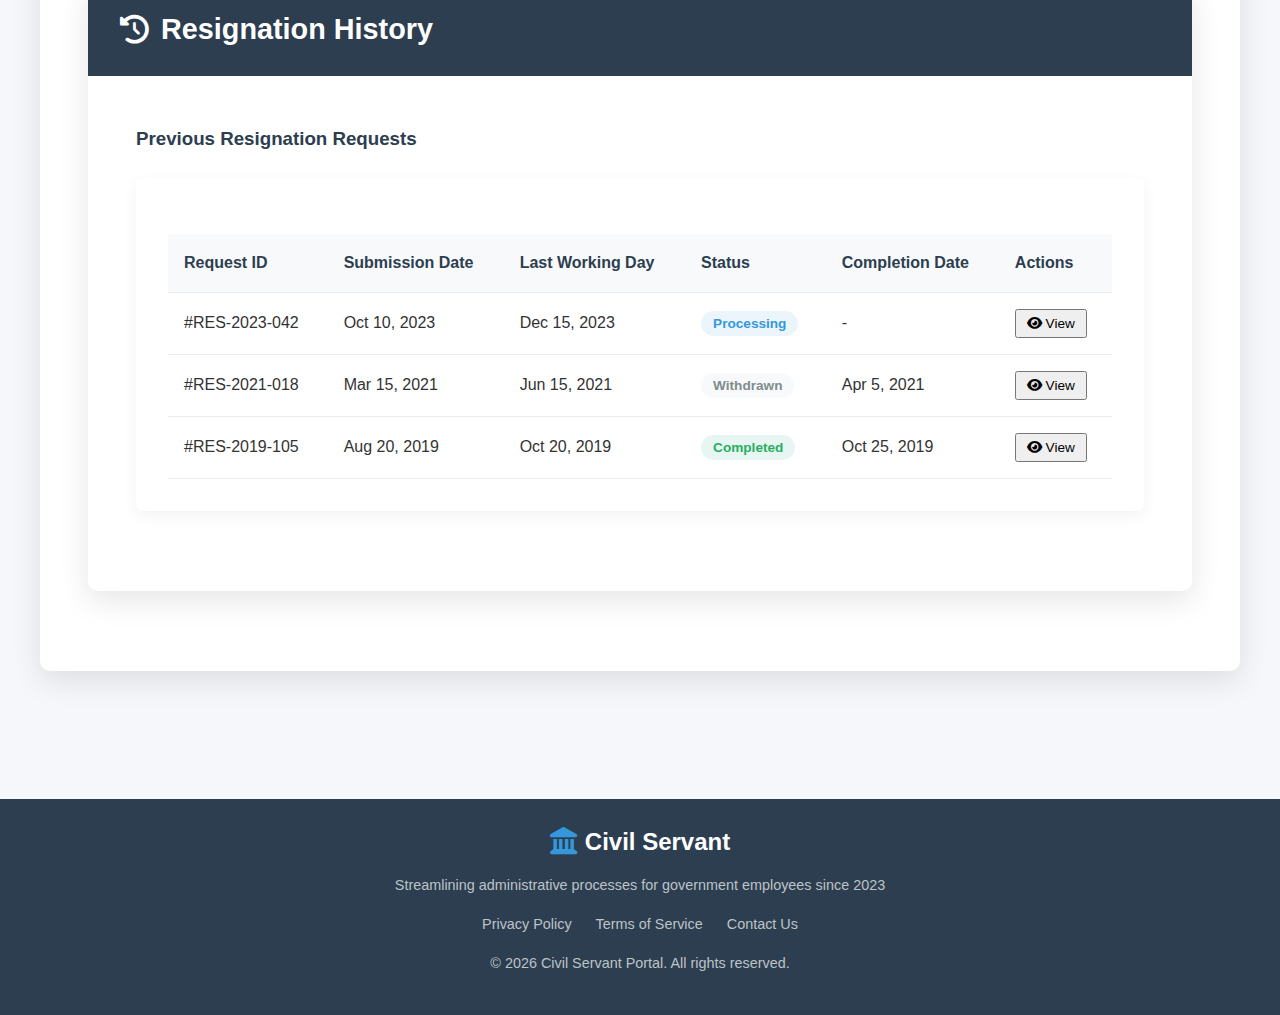
<file: resignation.html>
<!DOCTYPE html>
<html lang="en">
<head>
    <meta charset="UTF-8">
    <meta name="viewport" content="width=device-width, initial-scale=1.0">
    <title>Civil Servant - Resignation Request</title>
    <link rel="stylesheet" href="style.css">
    <link rel="stylesheet" href="https://cdnjs.cloudflare.com/ajax/libs/font-awesome/6.4.0/css/all.min.css">
    <style>
        /* Additional styles for resignation page */
        .resignation-page {
            min-height: calc(100vh - 200px);
            padding: 2rem 1rem;
        }
        
        .page-header {
            text-align: center;
            margin-bottom: 2rem;
            padding: 1.5rem;
            background-color: white;
            border-radius: 10px;
            box-shadow: 0 5px 15px rgba(0, 0, 0, 0.05);
        }
        
        .page-header h1 {
            font-size: 2.5rem;
            color: #2c3e50;
            margin-bottom: 0.5rem;
            display: flex;
            align-items: center;
            justify-content: center;
            gap: 15px;
        }
        
        .page-header p {
            color: #7f8c8d;
            max-width: 800px;
            margin: 0 auto;
            font-size: 1.1rem;
        }
        
        .resignation-container {
            max-width: 1200px;
            margin: 0 auto;
        }
        
        .warning-banner {
            background-color: #fef9e7;
            border-left: 6px solid #f39c12;
            padding: 1.5rem;
            margin-bottom: 2rem;
            border-radius: 8px;
            display: flex;
            align-items: flex-start;
            gap: 1rem;
        }
        
        .warning-banner i {
            color: #f39c12;
            font-size: 1.8rem;
            margin-top: 0.2rem;
        }
        
        .warning-banner h3 {
            color: #b7950b;
            margin-bottom: 0.5rem;
        }
        
        .warning-banner p {
            color: #7d6608;
            margin: 0;
        }
        
        .resignation-section {
            background-color: white;
            border-radius: 10px;
            box-shadow: 0 10px 30px rgba(0, 0, 0, 0.1);
            overflow: hidden;
            margin-bottom: 2rem;
        }
        
        .section-header {
            background-color: #2c3e50;
            color: white;
            padding: 1.5rem 2rem;
        }
        
        .section-header h2 {
            font-size: 1.8rem;
            display: flex;
            align-items: center;
            gap: 12px;
        }
        
        .section-content {
            padding: 2rem;
        }
        
        /* Resignation Form */
        .resignation-form {
            max-width: 800px;
            margin: 0 auto;
        }
        
        .form-group {
            margin-bottom: 1.8rem;
        }
        
        .form-group label {
            display: block;
            margin-bottom: 0.5rem;
            font-weight: 600;
            color: #2c3e50;
        }
        
        .form-group label .required {
            color: #e74c3c;
        }
        
        .form-control {
            width: 100%;
            padding: 12px 15px;
            border: 1px solid #ddd;
            border-radius: 5px;
            font-size: 1rem;
            transition: border-color 0.3s ease;
        }
        
        .form-control:focus {
            outline: none;
            border-color: #3498db;
            box-shadow: 0 0 0 2px rgba(52, 152, 219, 0.2);
        }
        
        textarea.form-control {
            min-height: 120px;
            resize: vertical;
        }
        
        .form-row {
            display: flex;
            flex-wrap: wrap;
            gap: 1.5rem;
        }
        
        .form-column {
            flex: 1;
            min-width: 250px;
        }
        
        select.form-control {
            appearance: none;
            background-image: url("data:image/svg+xml;charset=UTF-8,%3csvg xmlns='http://www.w3.org/2000/svg' viewBox='0 0 24 24' fill='none' stroke='currentColor' stroke-width='2' stroke-linecap='round' stroke-linejoin='round'%3e%3cpolyline points='6 9 12 15 18 9'%3e%3c/polyline%3e%3c/svg%3e");
            background-repeat: no-repeat;
            background-position: right 15px center;
            background-size: 1em;
            padding-right: 40px;
        }
        
        .info-box {
            background-color: #f8f9fa;
            padding: 1.5rem;
            border-radius: 8px;
            margin-bottom: 1.5rem;
            border-left: 4px solid #3498db;
        }
        
        .info-box h3 {
            margin-bottom: 1rem;
            color: #2c3e50;
            display: flex;
            align-items: center;
            gap: 10px;
        }
        
        .info-box h3 i {
            color: #3498db;
        }
        
        .radio-group {
            display: flex;
            flex-wrap: wrap;
            gap: 1.5rem;
            margin-top: 1rem;
        }
        
        .radio-option {
            display: flex;
            align-items: center;
            gap: 8px;
            cursor: pointer;
        }
        
        .radio-option input[type="radio"] {
            margin: 0;
        }
        
        .radio-option label {
            margin: 0;
            font-weight: normal;
            cursor: pointer;
        }
        
        .other-reason {
            margin-top: 1.5rem;
            display: none;
        }
        
        .other-reason.show {
            display: block;
        }
        
        .checkbox-group {
            display: flex;
            flex-direction: column;
            gap: 1rem;
            margin-top: 1rem;
        }
        
        .checkbox-option {
            display: flex;
            align-items: flex-start;
            gap: 10px;
        }
        
        .checkbox-option input[type="checkbox"] {
            margin-top: 4px;
        }
        
        .checkbox-option label {
            margin: 0;
            font-weight: normal;
            cursor: pointer;
        }
        
        .document-checklist {
            background-color: #f8f9fa;
            padding: 1.5rem;
            border-radius: 8px;
            margin: 1.5rem 0;
        }
        
        .checklist-item {
            display: flex;
            align-items: center;
            gap: 10px;
            margin-bottom: 1rem;
            padding-bottom: 1rem;
            border-bottom: 1px solid #e9ecef;
        }
        
        .checklist-item:last-child {
            margin-bottom: 0;
            padding-bottom: 0;
            border-bottom: none;
        }
        
        .checklist-icon {
            color: #3498db;
            font-size: 1.2rem;
        }
        
        .checklist-text {
            flex: 1;
        }
        
        .checklist-status {
            padding: 4px 10px;
            border-radius: 20px;
            font-size: 0.85rem;
            font-weight: 600;
        }
        
        .status-required {
            background-color: #fde8e8;
            color: #c53030;
        }
        
        .status-optional {
            background-color: #fef9e7;
            color: #b7950b;
        }
        
        .status-completed {
            background-color: #e8f6f3;
            color: #27ae60;
        }
        
        .upload-area {
            border: 2px dashed #3498db;
            border-radius: 8px;
            padding: 2rem;
            text-align: center;
            margin: 1rem 0;
            background-color: rgba(52, 152, 219, 0.05);
            cursor: pointer;
            transition: all 0.3s ease;
        }
        
        .upload-area:hover {
            background-color: rgba(52, 152, 219, 0.1);
        }
        
        .upload-area i {
            font-size: 3rem;
            color: #3498db;
            margin-bottom: 1rem;
        }
        
        .upload-area p {
            margin-bottom: 0.5rem;
            color: #555;
        }
        
        .upload-area .file-types {
            font-size: 0.9rem;
            color: #7f8c8d;
        }
        
        .preview-container {
            margin-top: 1.5rem;
            display: none;
        }
        
        .preview-container.show {
            display: block;
        }
        
        .preview-item {
            display: flex;
            align-items: center;
            justify-content: space-between;
            background-color: #f8f9fa;
            padding: 1rem;
            border-radius: 5px;
            margin-bottom: 0.8rem;
            border: 1px solid #e9ecef;
        }
        
        .preview-info {
            display: flex;
            align-items: center;
            gap: 12px;
        }
        
        .preview-icon {
            color: #3498db;
            font-size: 1.5rem;
        }
        
        .file-details h4 {
            margin-bottom: 0.2rem;
            font-size: 1rem;
        }
        
        .file-details p {
            font-size: 0.85rem;
            color: #7f8c8d;
            margin: 0;
        }
        
        .remove-file {
            background: none;
            border: none;
            color: #e74c3c;
            cursor: pointer;
            font-size: 1.2rem;
        }
        
        .submit-btn {
            width: 100%;
            padding: 16px;
            background-color: #e74c3c;
            color: white;
            border: none;
            border-radius: 5px;
            font-size: 1.2rem;
            font-weight: 600;
            cursor: pointer;
            transition: background-color 0.3s ease;
            margin-top: 2rem;
            display: flex;
            align-items: center;
            justify-content: center;
            gap: 10px;
        }
        
        .submit-btn:hover {
            background-color: #c0392b;
        }
        
        .submit-btn:disabled {
            background-color: #95a5a6;
            cursor: not-allowed;
        }
        
        .cancel-btn {
            width: 100%;
            padding: 16px;
            background-color: #f8f9fa;
            color: #333;
            border: 2px solid #ddd;
            border-radius: 5px;
            font-size: 1.1rem;
            font-weight: 600;
            cursor: pointer;
            transition: all 0.3s ease;
            margin-top: 1rem;
            display: flex;
            align-items: center;
            justify-content: center;
            gap: 10px;
        }
        
        .cancel-btn:hover {
            background-color: #e9ecef;
            border-color: #bbb;
        }
        
        .alert {
            padding: 12px 15px;
            border-radius: 5px;
            margin-bottom: 1.5rem;
            font-size: 0.95rem;
        }
        
        .alert-error {
            background-color: #fde8e8;
            color: #c53030;
            border-left: 4px solid #c53030;
        }
        
        .alert-success {
            background-color: #e6fffa;
            color: #234e52;
            border-left: 4px solid #38b2ac;
        }
        
        .alert-info {
            background-color: #ebf8ff;
            color: #2c5282;
            border-left: 4px solid #3498db;
        }
        
        .alert-warning {
            background-color: #fef9e7;
            color: #b7950b;
            border-left: 4px solid #f39c12;
        }
        
        /* Resignation Checklist */
        .checklist-container {
            display: grid;
            grid-template-columns: repeat(auto-fill, minmax(300px, 1fr));
            gap: 1.5rem;
            margin-top: 1.5rem;
        }
        
        .checklist-card {
            background-color: white;
            border-radius: 8px;
            padding: 1.5rem;
            box-shadow: 0 5px 15px rgba(0, 0, 0, 0.05);
            border: 1px solid #e9ecef;
            transition: all 0.3s ease;
        }
        
        .checklist-card:hover {
            transform: translateY(-5px);
            box-shadow: 0 10px 25px rgba(0, 0, 0, 0.1);
            border-color: #3498db;
        }
        
        .checklist-card h4 {
            margin-bottom: 1rem;
            color: #2c3e50;
            display: flex;
            align-items: center;
            gap: 10px;
        }
        
        .checklist-card h4 i {
            color: #3498db;
        }
        
        .checklist-card ul {
            padding-left: 1.5rem;
            margin: 0;
        }
        
        .checklist-card li {
            margin-bottom: 0.8rem;
            color: #555;
        }
        
        .checklist-card li:last-child {
            margin-bottom: 0;
        }
        
        /* Exit Interview Section */
        .interview-section {
            background-color: #f8f9fa;
            padding: 1.5rem;
            border-radius: 8px;
            margin: 1.5rem 0;
        }
        
        .interview-question {
            margin-bottom: 1.5rem;
            padding-bottom: 1.5rem;
            border-bottom: 1px solid #e9ecef;
        }
        
        .interview-question:last-child {
            margin-bottom: 0;
            padding-bottom: 0;
            border-bottom: none;
        }
        
        .interview-question label {
            display: block;
            margin-bottom: 0.8rem;
            font-weight: 600;
            color: #2c3e50;
        }
        
        /* Resignation Status */
        .status-tracker {
            background-color: #f8f9fa;
            border-radius: 10px;
            padding: 2rem;
            margin-bottom: 2rem;
        }
        
        .status-tracker h3 {
            margin-bottom: 1.5rem;
            color: #2c3e50;
            text-align: center;
        }
        
        .status-steps {
            display: flex;
            justify-content: space-between;
            position: relative;
        }
        
        .status-steps::before {
            content: '';
            position: absolute;
            top: 25px;
            left: 0;
            right: 0;
            height: 4px;
            background-color: #e9ecef;
            z-index: 1;
        }
        
        .status-step {
            text-align: center;
            position: relative;
            z-index: 2;
            flex: 1;
        }
        
        .status-icon {
            width: 50px;
            height: 50px;
            border-radius: 50%;
            background-color: #e9ecef;
            color: #7f8c8d;
            display: flex;
            align-items: center;
            justify-content: center;
            margin: 0 auto 10px;
            font-size: 1.2rem;
            transition: all 0.3s ease;
        }
        
        .status-step.active .status-icon {
            background-color: #3498db;
            color: white;
        }
        
        .status-step.completed .status-icon {
            background-color: #2ecc71;
            color: white;
        }
        
        .status-label {
            font-size: 0.9rem;
            color: #7f8c8d;
            font-weight: 600;
        }
        
        .status-step.active .status-label {
            color: #3498db;
        }
        
        .status-step.completed .status-label {
            color: #2ecc71;
        }
        
        .request-details {
            background-color: white;
            border-radius: 8px;
            padding: 2rem;
            box-shadow: 0 5px 15px rgba(0, 0, 0, 0.05);
            margin-bottom: 2rem;
        }
        
        .request-details h3 {
            margin-bottom: 1.5rem;
            color: #2c3e50;
            padding-bottom: 0.8rem;
            border-bottom: 2px solid #f8f9fa;
        }
        
        .detail-row {
            display: flex;
            margin-bottom: 1rem;
            padding-bottom: 1rem;
            border-bottom: 1px solid #f8f9fa;
        }
        
        .detail-label {
            font-weight: 600;
            color: #2c3e50;
            width: 200px;
            flex-shrink: 0;
        }
        
        .detail-value {
            color: #555;
            flex: 1;
        }
        
        .action-buttons {
            display: flex;
            gap: 1rem;
            margin-top: 2rem;
        }
        
        .action-btn {
            padding: 10px 25px;
            border-radius: 5px;
            font-weight: 600;
            cursor: pointer;
            transition: all 0.3s ease;
            border: none;
            display: flex;
            align-items: center;
            gap: 8px;
        }
        
        .action-btn.download {
            background-color: #2c3e50;
            color: white;
        }
        
        .action-btn.download:hover {
            background-color: #1a252f;
        }
        
        .action-btn.withdraw {
            background-color: #3498db;
            color: white;
        }
        
        .action-btn.withdraw:hover {
            background-color: #2980b9;
        }
        
        /* Resignation History */
        .history-table {
            width: 100%;
            border-collapse: collapse;
            margin-top: 1.5rem;
        }
        
        .history-table th,
        .history-table td {
            padding: 1rem;
            text-align: left;
            border-bottom: 1px solid #e9ecef;
        }
        
        .history-table th {
            background-color: #f8f9fa;
            color: #2c3e50;
            font-weight: 600;
        }
        
        .history-table tr:hover {
            background-color: #f8f9fa;
        }
        
        .status-badge {
            padding: 5px 12px;
            border-radius: 20px;
            font-size: 0.85rem;
            font-weight: 600;
        }
        
        .status-pending {
            background-color: #fef9e7;
            color: #b7950b;
        }
        
        .status-approved {
            background-color: #e8f6f3;
            color: #27ae60;
        }
        
        .status-rejected {
            background-color: #fdedec;
            color: #c0392b;
        }
        
        .status-processing {
            background-color: #ebf5fb;
            color: #3498db;
        }
        
        .status-withdrawn {
            background-color: #f8f9fa;
            color: #7f8c8d;
        }
        
        .status-completed {
            background-color: #e8f6f3;
            color: #27ae60;
        }
        
        /* Empty States */
        .empty-state {
            text-align: center;
            padding: 3rem;
            color: #7f8c8d;
        }
        
        .empty-state i {
            font-size: 4rem;
            margin-bottom: 1.5rem;
            color: #bdc3c7;
        }
        
        @media (max-width: 768px) {
            .status-steps {
                flex-wrap: wrap;
                gap: 1.5rem;
            }
            
            .status-step {
                flex: 0 0 calc(50% - 0.75rem);
            }
            
            .detail-row {
                flex-direction: column;
            }
            
            .detail-label {
                width: 100%;
                margin-bottom: 0.5rem;
            }
            
            .checklist-container {
                grid-template-columns: 1fr;
            }
            
            .action-buttons {
                flex-direction: column;
            }
            
        
        }


        /* Reduced Footer Size */
footer {
    padding: 1.5rem 0 !important;
}

.footer-content {
    max-width: 800px !important;
    margin: 0 auto !important;
}

.footer-logo {
    font-size: 1.5rem !important;
    margin-bottom: 0.8rem !important;
}

.footer-logo i {
    font-size: 1.7rem !important;
    margin-right: 8px !important;
}

.footer-content p {
    margin-bottom: 1rem !important;
    font-size: 0.9rem !important;
    color: #bdc3c7 !important;
}

.footer-links {
    margin-bottom: 1rem !important;
    gap: 1.5rem !important;
}

.footer-links a {
    font-size: 0.9rem !important;
}

.copyright {
    font-size: 0.8rem !important;
    color: #95a5a6 !important;
    margin-top: 1rem !important;
}
    </style>
</head>
<body>
    <nav class="navbar">
        <div class="nav-container">
            <div class="logo">
                <i class="fas fa-landmark"></i>
                <span>Civil Servant</span>
            </div>
            <ul class="nav-menu">
                <li><a href="homescreen.html">Home</a></li>
                <li><a href="resignation.html" class="active">Resignation</a></li>
                <!--
                <li><a href="login.html">Login</a></li>
                <li><a href="signup.html">Sign Up</a></li>
                <li><a href="relocation.html">Relocation</a></li>
                <li><a href="swap.html">Swap</a></li>
                 -->
            </ul>
            <div class="hamburger">
                <span class="bar"></span>
                <span class="bar"></span>
                <span class="bar"></span>
            </div>
        </div>
    </nav>

    <main class="resignation-page">
        <div class="page-header">
            <h1><i class="fas fa-file-signature"></i> Resignation Request</h1>
            <p>Submit your resignation with proper documentation and track the approval process. Access resources for a smooth transition.</p>
        </div>
        
        <div class="resignation-container">
            <!-- Warning Banner -->
            <div class="warning-banner">
                <i class="fas fa-exclamation-triangle"></i>
                <div>
                    <h3>Important Notice</h3>
                    <p>Submitting a resignation is a significant decision. Please review your contract terms, notice period requirements, and consider speaking with HR before proceeding. Once submitted, this request will initiate official resignation procedures.</p>
                </div>
            </div>
            
            <!-- Section 1: Submit Resignation -->
            <div class="resignation-section">
                <div class="section-header">
                    <h2><i class="fas fa-edit"></i> Submit Resignation Request</h2>
                </div>
                <div class="section-content">
                    <div class="resignation-form">
                        <div id="error-message" class="alert alert-error" style="display: none;">
                            Please fill in all required fields correctly and upload required documents.
                        </div>
                        
                        <div id="success-message" class="alert alert-success" style="display: none;">
                            Your resignation request has been submitted successfully! Request ID: <strong id="requestId">#RES-2023-045</strong>
                        </div>
                        
                        <div id="warning-message" class="alert alert-warning">
                            <i class="fas fa-info-circle"></i> Please ensure you have completed all required documents before submission.
                        </div>
                        
                        <form id="resignation-form">
                            <!-- Employee Information -->
                            <div class="info-box">
                                <h3><i class="fas fa-user"></i> Employee Information</h3>
                                <div class="form-row">
                                    <div class="form-column">
                                        <div class="form-group">
                                            <label for="employeeName">Full Name <span class="required">*</span></label>
                                            <input type="text" id="employeeName" class="form-control" placeholder="Enter your full name" value="Victor Muhakeya" required>
                                        </div>
                                    </div>
                                    <div class="form-column">
                                        <div class="form-group">
                                            <label for="employeeId">Employee ID <span class="required">*</span></label>
                                            <input type="text" id="employeeId" class="form-control" placeholder="Enter your employee ID" value="CS-2020-0456" required>
                                        </div>
                                    </div>
                                </div>
                                
                                <div class="form-row">
                                    <div class="form-column">
                                        <div class="form-group">
                                            <label for="department">Department <span class="required">*</span></label>
                                            <select id="department" class="form-control" required>
                                                <option value="">Select Department</option>
                                                <option value="education" selected>Education</option>
                                                <option value="health">Health</option>
                                                <option value="finance">Finance</option>
                                                <option value="transport">Transport</option>
                                                <option value="justice">Justice</option>
                                            </select>
                                        </div>
                                    </div>
                                    <div class="form-column">
                                        <div class="form-group">
                                            <label for="position">Position <span class="required">*</span></label>
                                            <input type="text" id="position" class="form-control" placeholder="Enter your position" value="Senior Education Officer" required>
                                        </div>
                                    </div>
                                </div>
                                
                                <div class="form-row">
                                    <div class="form-column">
                                        <div class="form-group">
                                            <label for="dateOfJoining">Date of Joining <span class="required">*</span></label>
                                            <input type="date" id="dateOfJoining" class="form-control" value="2020-03-15" required>
                                        </div>
                                    </div>
                                    <div class="form-column">
                                        <div class="form-group">
                                            <label for="lastWorkingDay">Proposed Last Working Day <span class="required">*</span></label>
                                            <input type="date" id="lastWorkingDay" class="form-control" required>
                                        </div>
                                    </div>
                                </div>
                            </div>
                            
                            <!-- Resignation Details -->
                            <div class="info-box">
                                <h3><i class="fas fa-file-alt"></i> Resignation Details</h3>
                                
                                <div class="form-group">
                                    <label>Reason for Resignation <span class="required">*</span></label>
                                    <div class="radio-group">
                                        <div class="radio-option">
                                            <input type="radio" id="reasonCareer" name="resignationReason" value="career" checked>
                                            <label for="reasonCareer">Career advancement elsewhere</label>
                                        </div>
                                        <div class="radio-option">
                                            <input type="radio" id="reasonPersonal" name="resignationReason" value="personal">
                                            <label for="reasonPersonal">Personal reasons</label>
                                        </div>
                                        <div class="radio-option">
                                            <input type="radio" id="reasonHealth" name="resignationReason" value="health">
                                            <label for="reasonHealth">Health reasons</label>
                                        </div>
                                        <div class="radio-option">
                                            <input type="radio" id="reasonRelocation" name="resignationReason" value="relocation">
                                            <label for="reasonRelocation">Relocation</label>
                                        </div>
                                        <div class="radio-option">
                                            <input type="radio" id="reasonRetirement" name="resignationReason" value="retirement">
                                            <label for="reasonRetirement">Retirement</label>
                                        </div>
                                        <div class="radio-option">
                                            <input type="radio" id="reasonOther" name="resignationReason" value="other">
                                            <label for="reasonOther">Other</label>
                                        </div>
                                    </div>
                                    
                                    <div class="other-reason" id="otherReasonContainer">
                                        <div class="form-group">
                                            <label for="otherReason">Please specify <span class="required">*</span></label>
                                            <textarea id="otherReason" class="form-control" placeholder="Please specify your reason for resignation"></textarea>
                                        </div>
                                    </div>
                                </div>
                                
                                <div class="form-group">
                                    <label for="resignationLetter">Resignation Letter <span class="required">*</span></label>
                                    <textarea id="resignationLetter" class="form-control" placeholder="Please write your formal resignation letter here..." required>Dear [Supervisor's Name],

Please accept this letter as formal notification of my resignation from my position as Senior Education Officer with the Department of Education. My last day of employment will be [Last Working Day].

I want to express my sincere gratitude for the opportunities for professional and personal development that you have provided me during my tenure. I have enjoyed working for the department and appreciate the support provided me during my time with the organization.

Thank you for the support and guidance you have provided me during my time at the Department of Education. I wish the department continued success in the future.

Sincerely,
[Your Name]</textarea>
                                    <div class="form-requirements" style="font-size: 0.9rem; color: #7f8c8d; margin-top: 0.5rem;">
                                        Your resignation letter should be formal, polite, and include your last working date.
                                    </div>
                                </div>
                            </div>
                            
                            <!-- Exit Interview Questions -->
                            <div class="interview-section">
                                <h3 style="margin-bottom: 1.5rem; color: #2c3e50; display: flex; align-items: center; gap: 10px;">
                                    <i class="fas fa-comments"></i> Exit Interview Questions (Optional)
                                </h3>
                                
                                <div class="interview-question">
                                    <label for="exitFeedback">What did you like most about working here?</label>
                                    <textarea id="exitFeedback" class="form-control" placeholder="Your feedback helps us improve the workplace for current and future employees..."></textarea>
                                </div>
                                
                                <div class="interview-question">
                                    <label for="exitImprovements">What could we have done to make your experience better?</label>
                                    <textarea id="exitImprovements" class="form-control" placeholder="Your suggestions for improvement..."></textarea>
                                </div>
                                
                                <div class="interview-question">
                                    <label for="exitRecommend">Would you recommend working here to others? Why or why not?</label>
                                    <textarea id="exitRecommend" class="form-control" placeholder="Your honest feedback..."></textarea>
                                </div>
                            </div>
                            
                            <!-- Required Documents -->
                            <div class="document-checklist">
                                <h3 style="margin-bottom: 1.5rem; color: #2c3e50; display: flex; align-items: center; gap: 10px;">
                                    <i class="fas fa-clipboard-check"></i> Required Documents
                                </h3>
                                
                                <div class="checklist-item">
                                    <i class="fas fa-file-pdf checklist-icon"></i>
                                    <div class="checklist-text">
                                        <strong>Signed Resignation Letter</strong>
                                        <p>Formal resignation letter signed by you</p>
                                    </div>
                                    <span class="checklist-status status-required">Required</span>
                                </div>
                                
                                <div class="checklist-item">
                                    <i class="fas fa-file-contract checklist-icon"></i>
                                    <div class="checklist-text">
                                        <strong>Clearance Form</strong>
                                        <p>Departmental clearance certification</p>
                                    </div>
                                    <span class="checklist-status status-required">Required</span>
                                </div>
                                
                                <div class="checklist-item">
                                    <i class="fas fa-id-card checklist-icon"></i>
                                    <div class="checklist-text">
                                        <strong>Employee ID Card</strong>
                                        <p>Return of government-issued ID card</p>
                                    </div>
                                    <span class="checklist-status status-required">Required</span>
                                </div>
                                
                                <div class="checklist-item">
                                    <i class="fas fa-file-invoice-dollar checklist-icon"></i>
                                    <div class="checklist-text">
                                        <strong>Final Settlement Form</strong>
                                        <p>Financial clearance and final settlement</p>
                                    </div>
                                    <span class="checklist-status status-optional">Optional</span>
                                </div>
                                
                                <div class="upload-area" id="uploadArea">
                                    <i class="fas fa-cloud-upload-alt"></i>
                                    <p><strong>Click to upload required documents</strong> or drag and drop</p>
                                    <p class="file-types">PDF, DOC, DOCX, JPG, PNG up to 10MB each</p>
                                </div>
                                
                                <input type="file" id="documentUpload" accept=".pdf,.doc,.docx,.jpg,.jpeg,.png" multiple style="display: none;">
                                
                                <div class="preview-container" id="previewContainer">
                                    <!-- Files will be dynamically added here -->
                                </div>
                            </div>
                            
                            <!-- Final Confirmation -->
                            <div class="form-group">
                                <div class="checkbox-group">
                                    <div class="checkbox-option">
                                        <input type="checkbox" id="acknowledgeNotice" required>
                                        <label for="acknowledgeNotice">
                                            I acknowledge that I am required to serve my full notice period as per my employment contract.
                                            <span class="required">*</span>
                                        </label>
                                    </div>
                                    
                                    <div class="checkbox-option">
                                        <input type="checkbox" id="clearanceComplete" required>
                                        <label for="clearanceComplete">
                                            I understand that I must complete all departmental clearance procedures before my last working day.
                                            <span class="required">*</span>
                                        </label>
                                    </div>
                                    
                                    <div class="checkbox-option">
                                        <input type="checkbox" id="returnAssets" required>
                                        <label for="returnAssets">
                                            I agree to return all government property (ID card, laptop, etc.) before my last working day.
                                            <span class="required">*</span>
                                        </label>
                                    </div>
                                    
                                    <div class="checkbox-option">
                                        <input type="checkbox" id="finalSettlement" required>
                                        <label for="finalSettlement">
                                            I acknowledge that my final settlement will be processed after all clearance procedures are complete.
                                            <span class="required">*</span>
                                        </label>
                                    </div>
                                </div>
                            </div>
                            
                            <button type="submit" class="submit-btn" id="submitButton">
                                <i class="fas fa-paper-plane"></i>
                                <span id="buttonText">Submit Resignation Request</span>
                                <span id="buttonSpinner" style="display: none;">
                                    <i class="fas fa-spinner fa-spin"></i> Submitting...
                                </span>
                            </button>
                            
                            <button type="button" class="cancel-btn" id="cancelButton">
                                <i class="fas fa-times"></i> Cancel
                            </button>
                        </form>
                    </div>
                </div>
            </div>
            
            <!-- Section 2: Resignation Checklist & Resources -->
            <div class="resignation-section">
                <div class="section-header">
                    <h2><i class="fas fa-clipboard-list"></i> Resignation Checklist & Resources</h2>
                </div>
                <div class="section-content">
                    <div class="checklist-container">
                        <div class="checklist-card">
                            <h4><i class="fas fa-tasks"></i> Pre-Resignation Checklist</h4>
                            <ul>
                                <li>Review your employment contract terms</li>
                                <li>Check notice period requirements</li>
                                <li>Prepare formal resignation letter</li>
                                <li>Schedule a meeting with your supervisor</li>
                                <li>Back up personal files (if applicable)</li>
                                <li>Consider timing of your announcement</li>
                            </ul>
                        </div>
                        
                        <div class="checklist-card">
                            <h4><i class="fas fa-calendar-check"></i> During Notice Period</h4>
                            <ul>
                                <li>Complete handover documentation</li>
                                <li>Train your replacement (if applicable)</li>
                                <li>Submit departmental clearance forms</li>
                                <li>Return all government property</li>
                                <li>Attend exit interview (if scheduled)</li>
                                <li>Update contact information with HR</li>
                            </ul>
                        </div>
                        
                        <div class="checklist-card">
                            <h4><i class="fas fa-file-contract"></i> Required Documents</h4>
                            <ul>
                                <li>Signed resignation letter (original)</li>
                                <li>Departmental clearance certificate</li>
                                <li>Final settlement form</li>
                                <li>Asset return acknowledgment</li>
                                <li>Exit interview form (if applicable)</li>
                                <li>Experience/service certificate request</li>
                            </ul>
                        </div>
                        
                        <div class="checklist-card">
                            <h4><i class="fas fa-life-ring"></i> Support Resources</h4>
                            <ul>
                                <li>HR Contact: hr@civilservant.gov</li>
                                <li>Employee Assistance Program</li>
                                <li>Career transition services</li>
                                <li>Pension/retirement counseling</li>
                                <li>Benefits continuation information</li>
                                <li>Alumni network information</li>
                            </ul>
                        </div>
                    </div>
                    
                    <div class="action-buttons" style="justify-content: center; margin-top: 2rem;">
                        <button class="action-btn download">
                            <i class="fas fa-download"></i> Download Complete Checklist
                        </button>
                        <button class="action-btn download" style="background-color: #3498db;">
                            <i class="fas fa-file-download"></i> Resignation Templates
                        </button>
                    </div>
                </div>
            </div>
            
            <!-- Section 3: Track Resignation Status -->
            <div class="resignation-section">
                <div class="section-header">
                    <h2><i class="fas fa-chart-line"></i> Track Resignation Status</h2>
                </div>
                <div class="section-content">
                    <div style="padding: 1rem;">
                        <h3 style="margin-bottom: 1.5rem; color: #2c3e50;">Current Resignation Status</h3>
                        
                        <!-- Demo Status Tracker -->
                        <div class="status-tracker">
                            <h3>Request Status: <span class="status-badge status-processing">Under Review</span></h3>
                            <p style="text-align: center; margin-bottom: 1.5rem; color: #555;">Request ID: <strong>#RES-2023-042</strong> | Submitted: October 10, 2023</p>
                            
                            <div class="status-steps">
                                <div class="status-step completed">
                                    <div class="status-icon">
                                        <i class="fas fa-file-upload"></i>
                                    </div>
                                    <div class="status-label">Submitted</div>
                                </div>
                                <div class="status-step active">
                                    <div class="status-icon">
                                        <i class="fas fa-user-tie"></i>
                                    </div>
                                    <div class="status-label">Supervisor Review</div>
                                </div>
                                <div class="status-step">
                                    <div class="status-icon">
                                        <i class="fas fa-clipboard-check"></i>
                                    </div>
                                    <div class="status-label">Department Approval</div>
                                </div>
                                <div class="status-step">
                                    <div class="status-icon">
                                        <i class="fas fa-building"></i>
                                    </div>
                                    <div class="status-label">HR Processing</div>
                                </div>
                                <div class="status-step">
                                    <div class="status-icon">
                                        <i class="fas fa-check-double"></i>
                                    </div>
                                    <div class="status-label">Finalized</div>
                                </div>
                            </div>
                        </div>
                        
                       <!--
                        <div class="request-details">
                            <h3>Request Details</h3>
                            <div class="detail-row">
                                <div class="detail-label">Employee Name:</div>
                                <div class="detail-value">Victor Max</div>
                            </div>
                            <div class="detail-row">
                                <div class="detail-label">Employee ID:</div>
                                <div class="detail-value">CS-2020-0456</div>
                            </div>
                            <div class="detail-row">
                                <div class="detail-label">Department:</div>
                                <div class="detail-value">Education</div>
                            </div>
                            <div class="detail-row">
                                <div class="detail-label">Position:</div>
                                <div class="detail-value">Senior Education Officer</div>
                            </div>
                            <div class="detail-row">
                                <div class="detail-label">Last Working Day:</div>
                                <div class="detail-value">December 15, 2023</div>
                            </div>
                            <div class="detail-row">
                                <div class="detail-label">Notice Period:</div>
                                <div class="detail-value">60 days</div>
                            </div>
                            <div class="detail-row">
                                <div class="detail-label">Reason for Resignation:</div>
                                <div class="detail-value">Career advancement elsewhere</div>
                            </div>
                            <div class="detail-row">
                                <div class="detail-label">Estimated Completion:</div>
                                <div class="detail-value">November 30, 2023</div>
                            </div>
                            
                            
                            <div class="action-buttons">
                                <button class="action-btn download">
                                    <i class="fas fa-download"></i> Download Request Copy
                                </button>
                                <button class="action-btn withdraw">
                                    <i class="fas fa-undo"></i> Withdraw Request
                                </button>
                            </div>
                        </div>
                    </div>
                </div>
            </div>
             -->
            
            <!-- Section 4: Resignation History -->
            <div class="resignation-section">
                <div class="section-header">
                    <h2><i class="fas fa-history"></i> Resignation History</h2>
                </div>
                <div class="section-content">
                    <div style="padding: 1rem;">
                        <h3 style="margin-bottom: 1.5rem; color: #2c3e50;">Previous Resignation Requests</h3>
                        
                        <div class="request-details">
                            <table class="history-table">
                                <thead>
                                    <tr>
                                        <th>Request ID</th>
                                        <th>Submission Date</th>
                                        <th>Last Working Day</th>
                                        <th>Status</th>
                                        <th>Completion Date</th>
                                        <th>Actions</th>
                                    </tr>
                                </thead>
                                <tbody>
                                    <tr>
                                        <td>#RES-2023-042</td>
                                        <td>Oct 10, 2023</td>
                                        <td>Dec 15, 2023</td>
                                        <td><span class="status-badge status-processing">Processing</span></td>
                                        <td>-</td>
                                        <td>
                                            <button class="table-btn view" style="padding: 5px 10px; font-size: 0.85rem;">
                                                <i class="fas fa-eye"></i> View
                                            </button>
                                        </td>
                                    </tr>
                                    <tr>
                                        <td>#RES-2021-018</td>
                                        <td>Mar 15, 2021</td>
                                        <td>Jun 15, 2021</td>
                                        <td><span class="status-badge status-withdrawn">Withdrawn</span></td>
                                        <td>Apr 5, 2021</td>
                                        <td>
                                            <button class="table-btn view" style="padding: 5px 10px; font-size: 0.85rem;">
                                                <i class="fas fa-eye"></i> View
                                            </button>
                                        </td>
                                    </tr>
                                    <tr>
                                        <td>#RES-2019-105</td>
                                        <td>Aug 20, 2019</td>
                                        <td>Oct 20, 2019</td>
                                        <td><span class="status-badge status-completed">Completed</span></td>
                                        <td>Oct 25, 2019</td>
                                        <td>
                                            <button class="table-btn view" style="padding: 5px 10px; font-size: 0.85rem;">
                                                <i class="fas fa-eye"></i> View
                                            </button>
                                        </td>
                                    </tr>
                                </tbody>
                            </table>
                        </div>
                    </div>
                </div>
            </div>
        </div>
    </main>

    <footer>
        <div class="footer-content">
            <div class="footer-logo">
                <i class="fas fa-landmark"></i>
                <span>Civil Servant</span>
            </div>
            <p>Streamlining administrative processes for government employees since 2023</p>
            <div class="footer-links">
                <a href="#">Privacy Policy</a>
                <a href="#">Terms of Service</a>
                <a href="#">Contact Us</a>
            </div>
            <p class="copyright">&copy; <span class="current-year">2023</span> Civil Servant Portal. All rights reserved.</p>
        </div>
    </footer>

    <script src="script.js"></script>
    <script>
        // Resignation page specific JavaScript
        document.addEventListener('DOMContentLoaded', function() {
            // DOM Elements
            const resignationForm = document.getElementById('resignation-form');
            const submitButton = document.getElementById('submitButton');
            const cancelButton = document.getElementById('cancelButton');
            const buttonText = document.getElementById('buttonText');
            const buttonSpinner = document.getElementById('buttonSpinner');
            const errorMessage = document.getElementById('error-message');
            const successMessage = document.getElementById('success-message');
            const requestIdElement = document.getElementById('requestId');
            const lastWorkingDay = document.getElementById('lastWorkingDay');
            const dateOfJoining = document.getElementById('dateOfJoining');
            
            // Other reason toggle
            const reasonRadios = document.querySelectorAll('input[name="resignationReason"]');
            const otherReasonContainer = document.getElementById('otherReasonContainer');
            
            // File upload
            const uploadArea = document.getElementById('uploadArea');
            const fileInput = document.getElementById('documentUpload');
            const previewContainer = document.getElementById('previewContainer');
            
            let uploadedFiles = [];
            
            // Initialize
            setupEventListeners();
            
            function setupEventListeners() {
                // Other reason textarea toggle
                reasonRadios.forEach(radio => {
                    radio.addEventListener('change', function() {
                        if (this.value === 'other') {
                            otherReasonContainer.classList.add('show');
                            document.getElementById('otherReason').required = true;
                        } else {
                            otherReasonContainer.classList.remove('show');
                            document.getElementById('otherReason').required = false;
                        }
                    });
                });
                
                // File upload functionality
                if (uploadArea && fileInput) {
                    uploadArea.addEventListener('click', function() {
                        fileInput.click();
                    });
                    
                    uploadArea.addEventListener('dragover', function(e) {
                        e.preventDefault();
                        this.style.backgroundColor = 'rgba(52, 152, 219, 0.2)';
                    });
                    
                    uploadArea.addEventListener('dragleave', function() {
                        this.style.backgroundColor = 'rgba(52, 152, 219, 0.05)';
                    });
                    
                    uploadArea.addEventListener('drop', function(e) {
                        e.preventDefault();
                        this.style.backgroundColor = 'rgba(52, 152, 219, 0.05)';
                        
                        if (e.dataTransfer.files.length) {
                            handleFileUpload(e.dataTransfer.files);
                        }
                    });
                    
                    fileInput.addEventListener('change', function() {
                        if (this.files.length) {
                            handleFileUpload(this.files);
                        }
                    });
                }
                
                // Set date constraints
                if (lastWorkingDay) {
                    // Minimum date is today + 30 days (typical notice period)
                    const minDate = new Date();
                    minDate.setDate(minDate.getDate() + 30);
                    lastWorkingDay.min = minDate.toISOString().split('T')[0];
                    
                    // Set default to 60 days from now (typical notice period)
                    const defaultDate = new Date();
                    defaultDate.setDate(defaultDate.getDate() + 60);
                    lastWorkingDay.value = defaultDate.toISOString().split('T')[0];
                }
                
                if (dateOfJoining) {
                    // Maximum date is today
                    const today = new Date().toISOString().split('T')[0];
                    dateOfJoining.max = today;
                }
                
                // Form submission
                if (resignationForm) {
                    resignationForm.addEventListener('submit', function(event) {
                        event.preventDefault();
                        
                        if (validateResignationForm()) {
                            // Show confirmation dialog
                            if (!confirm('Are you sure you want to submit your resignation? This action cannot be undone.')) {
                                return;
                            }
                            
                            // Show loading state
                            buttonText.style.display = 'none';
                            buttonSpinner.style.display = 'inline';
                            submitButton.disabled = true;
                            cancelButton.disabled = true;
                            
                            // Hide any previous messages
                            errorMessage.style.display = 'none';
                            successMessage.style.display = 'none';
                            
                            // Generate a request ID
                            const requestId = 'RES-' + new Date().getFullYear() + '-' + 
                                             String(Math.floor(Math.random() * 1000)).padStart(3, '0');
                            
                            // Simulate API call delay
                            setTimeout(function() {
                                // Successful submission
                                requestIdElement.textContent = `#${requestId}`;
                                successMessage.style.display = 'block';
                                errorMessage.style.display = 'none';
                                
                                // Store request data in localStorage (for demo purposes)
                                const formData = {
                                    requestId: requestId,
                                    employeeName: document.getElementById('employeeName').value,
                                    employeeId: document.getElementById('employeeId').value,
                                    lastWorkingDay: document.getElementById('lastWorkingDay').value,
                                    reason: document.querySelector('input[name="resignationReason"]:checked').value,
                                    submissionDate: new Date().toLocaleDateString(),
                                    status: 'pending'
                                };
                                
                                // Get existing requests or create new array
                                const existingRequests = JSON.parse(localStorage.getItem('resignationRequests') || '[]');
                                existingRequests.push(formData);
                                localStorage.setItem('resignationRequests', JSON.stringify(existingRequests));
                                
                                // Show success message for longer
                                setTimeout(function() {
                                    // Reset button state
                                    buttonText.style.display = 'inline';
                                    buttonSpinner.style.display = 'none';
                                    submitButton.disabled = false;
                                    cancelButton.disabled = false;
                                    
                                    // Don't reset form for resignation (important decision)
                                    // Just hide success message
                                    successMessage.style.display = 'none';
                                    
                                    // Scroll to status section
                                    document.querySelector('.resignation-section:nth-child(4)').scrollIntoView({
                                        behavior: 'smooth'
                                    });
                                }, 5000);
                            }, 3000); // Simulate network delay
                        }
                    });
                }
                
                // Cancel button
                if (cancelButton) {
                    cancelButton.addEventListener('click', function() {
                        if (confirm('Are you sure you want to cancel? All unsaved changes will be lost.')) {
                            resignationForm.reset();
                            uploadedFiles = [];
                            previewContainer.classList.remove('show');
                            previewContainer.innerHTML = '';
                            
                            // Reset dates to defaults
                            if (lastWorkingDay) {
                                const defaultDate = new Date();
                                defaultDate.setDate(defaultDate.getDate() + 60);
                                lastWorkingDay.value = defaultDate.toISOString().split('T')[0];
                            }
                        }
                    });
                }
                
                // Demo button actions
                document.querySelectorAll('.action-btn.download').forEach(btn => {
                    if (btn.textContent.includes('Checklist')) {
                        btn.addEventListener('click', function() {
                            alert('Downloading resignation checklist PDF...\n\nIn a real application, this would download the checklist.');
                        });
                    } else if (btn.textContent.includes('Templates')) {
                        btn.addEventListener('click', function() {
                            alert('Downloading resignation letter templates...\n\nIn a real application, this would download template files.');
                        });
                    } else {
                        btn.addEventListener('click', function() {
                            alert('Downloading request copy...\n\nIn a real application, this would download a PDF copy of your resignation request.');
                        });
                    }
                });
                
                document.querySelectorAll('.action-btn.withdraw').forEach(btn => {
                    btn.addEventListener('click', function() {
                        if (confirm('Are you sure you want to withdraw your resignation request? This action requires approval from your supervisor.')) {
                            alert('Resignation withdrawal request submitted.\n\nIn a real application, this would initiate the withdrawal process.');
                        }
                    });
                });
                
                document.querySelectorAll('.table-btn.view').forEach(btn => {
                    btn.addEventListener('click', function() {
                        const row = this.closest('tr');
                        const requestId = row.cells[0].textContent;
                        alert(`Viewing resignation request ${requestId}\n\nIn a real application, this would open detailed view.`);
                    });
                });
            }
            
            function handleFileUpload(files) {
                const maxSize = 10 * 1024 * 1024; // 10MB
                const validTypes = ['application/pdf', 'application/msword', 
                                  'application/vnd.openxmlformats-officedocument.wordprocessingml.document',
                                  'image/jpeg', 'image/jpg', 'image/png'];
                
                for (let i = 0; i < files.length; i++) {
                    const file = files[i];
                    
                    // Validate file
                    if (!validTypes.includes(file.type)) {
                        alert(`File "${file.name}" is not a supported file type.`);
                        continue;
                    }
                    
                    if (file.size > maxSize) {
                        alert(`File "${file.name}" exceeds the 10MB size limit.`);
                        continue;
                    }
                    
                    // Add to uploaded files array
                    uploadedFiles.push(file);
                    
                    // Create preview item
                    const previewItem = document.createElement('div');
                    previewItem.className = 'preview-item';
                    previewItem.dataset.fileName = file.name;
                    
                    const fileIcon = file.type.includes('image') ? 'fa-file-image' : 
                                   file.type.includes('pdf') ? 'fa-file-pdf' : 'fa-file-word';
                    
                    previewItem.innerHTML = `
                        <div class="preview-info">
                            <i class="fas ${fileIcon} preview-icon"></i>
                            <div class="file-details">
                                <h4>${file.name}</h4>
                                <p>${formatFileSize(file.size)}</p>
                            </div>
                        </div>
                        <button type="button" class="remove-file" onclick="removeUploadedFile('${file.name}')">
                            <i class="fas fa-times"></i>
                        </button>
                    `;
                    
                    previewContainer.appendChild(previewItem);
                }
                
                // Show preview container if there are files
                if (uploadedFiles.length > 0) {
                    previewContainer.classList.add('show');
                }
            }
            
            // Make removeUploadedFile function available globally
            window.removeUploadedFile = function(fileName) {
                // Remove from array
                uploadedFiles = uploadedFiles.filter(file => file.name !== fileName);
                
                // Remove from DOM
                const previewItem = document.querySelector(`.preview-item[data-file-name="${fileName}"]`);
                if (previewItem) {
                    previewItem.remove();
                }
                
                // Hide preview container if no files left
                if (uploadedFiles.length === 0) {
                    previewContainer.classList.remove('show');
                }
            };
            
            function formatFileSize(bytes) {
                if (bytes === 0) return '0 Bytes';
                const k = 1024;
                const sizes = ['Bytes', 'KB', 'MB', 'GB'];
                const i = Math.floor(Math.log(bytes) / Math.log(k));
                return parseFloat((bytes / Math.pow(k, i)).toFixed(2)) + ' ' + sizes[i];
            }
            
            function validateResignationForm() {
                let isValid = true;
                const requiredFields = resignationForm.querySelectorAll('[required]');
                
                // Hide error message
                errorMessage.style.display = 'none';
                
                // Check required fields
                requiredFields.forEach(field => {
                    if (field.type === 'checkbox') {
                        if (!field.checked) {
                            isValid = false;
                            field.parentElement.style.color = '#e74c3c';
                        } else {
                            field.parentElement.style.color = '';
                        }
                    } else if (!field.value.trim()) {
                        isValid = false;
                        field.style.borderColor = '#e74c3c';
                    } else {
                        field.style.borderColor = '#ddd';
                    }
                });
                
                // Check if at least one reason is selected
                const selectedReason = document.querySelector('input[name="resignationReason"]:checked');
                if (!selectedReason) {
                    isValid = false;
                    errorMessage.textContent = 'Please select a reason for resignation.';
                    errorMessage.style.display = 'block';
                }
                
                // Check if other reason is specified when selected
                if (selectedReason && selectedReason.value === 'other') {
                    const otherReason = document.getElementById('otherReason').value.trim();
                    if (!otherReason) {
                        isValid = false;
                        document.getElementById('otherReason').style.borderColor = '#e74c3c';
                        errorMessage.textContent = 'Please specify your reason for resignation.';
                        errorMessage.style.display = 'block';
                    }
                }
                
                // Check last working day is at least 30 days in future (typical notice period)
                const lastDay = new Date(lastWorkingDay.value);
                const today = new Date();
                today.setHours(0, 0, 0, 0);
                
                const minLastDay = new Date();
                minLastDay.setDate(minLastDay.getDate() + 30);
                minLastDay.setHours(0, 0, 0, 0);
                
                if (lastDay < minLastDay) {
                    isValid = false;
                    lastWorkingDay.style.borderColor = '#e74c3c';
                    errorMessage.textContent = 'Last working day must be at least 30 days from today (standard notice period).';
                    errorMessage.style.display = 'block';
                }
                
                // Check date of joining is not in future
                const joiningDate = new Date(dateOfJoining.value);
                if (joiningDate > today) {
                    isValid = false;
                    dateOfJoining.style.borderColor = '#e74c3c';
                    errorMessage.textContent = 'Date of joining cannot be in the future.';
                    errorMessage.style.display = 'block';
                }
                
                // Check if required documents are uploaded (at least 3 for demo)
                if (uploadedFiles.length < 3) {
                    isValid = false;
                    errorMessage.textContent = 'Please upload at least the 3 required documents (resignation letter, clearance form, ID card).';
                    errorMessage.style.display = 'block';
                }
                
                if (!isValid) {
                    errorMessage.style.display = 'block';
                    if (!errorMessage.textContent) {
                        errorMessage.textContent = 'Please fill in all required fields correctly and upload required documents.';
                    }
                }
                
                return isValid;
            }
        });
    </script>
</body>
</html>
</file>
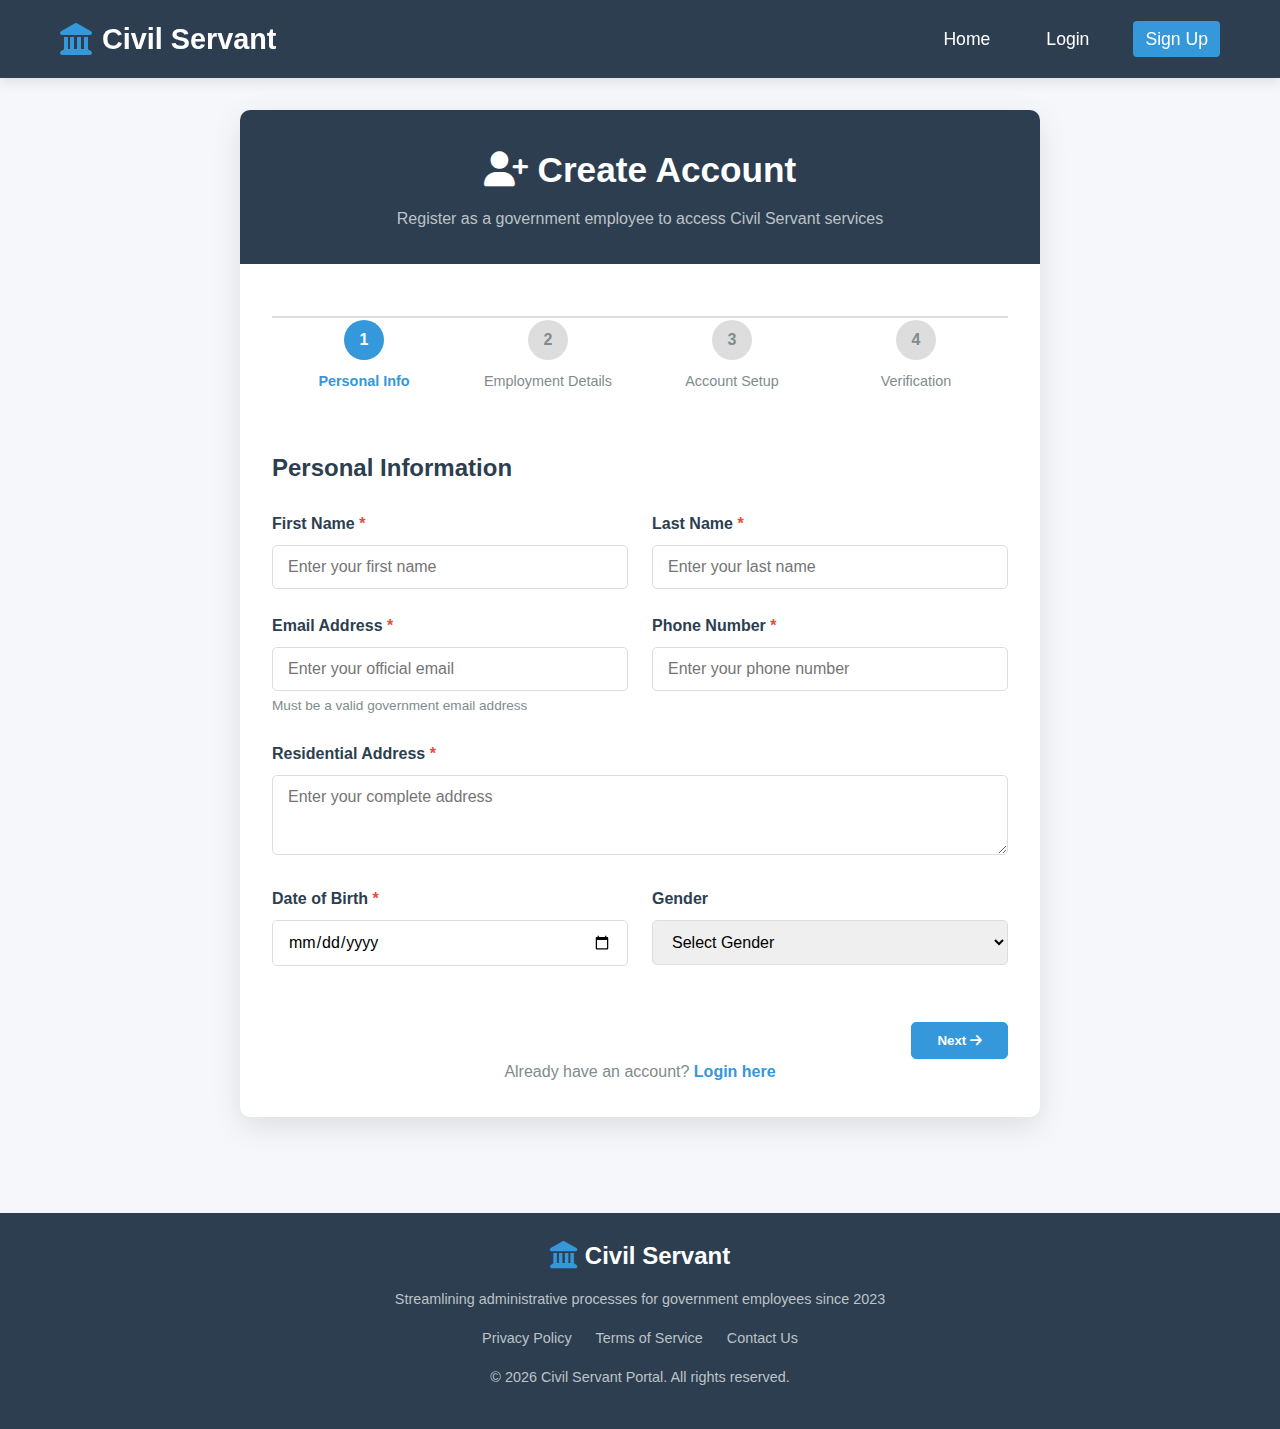
<file: signup.html>
<!DOCTYPE html>
<html lang="en">
<head>
    <meta charset="UTF-8">
    <meta name="viewport" content="width=device-width, initial-scale=1.0">
    <title>Civil Servant - Sign Up</title>
    <link rel="stylesheet" href="style.css">
    <link rel="stylesheet" href="https://cdnjs.cloudflare.com/ajax/libs/font-awesome/6.4.0/css/all.min.css">
    <style>
        /* Additional styles for signup page */
        .signup-page {
            min-height: calc(100vh - 200px);
            display: flex;
            align-items: center;
            justify-content: center;
            padding: 2rem 1rem;
        }
        
        .signup-container {
            max-width: 800px;
            width: 100%;
            background-color: white;
            border-radius: 10px;
            box-shadow: 0 10px 30px rgba(0, 0, 0, 0.1);
            overflow: hidden;
        }
        
        .signup-header {
            background-color: #2c3e50;
            color: white;
            padding: 2rem;
            text-align: center;
        }
        
        .signup-header h1 {
            font-size: 2.2rem;
            margin-bottom: 0.5rem;
        }
        
        .signup-header p {
            color: #bdc3c7;
        }
        
        .signup-form {
            padding: 2rem;
        }
        
        .form-group {
            margin-bottom: 1.5rem;
        }
        
        .form-group label {
            display: block;
            margin-bottom: 0.5rem;
            font-weight: 600;
            color: #2c3e50;
        }
        
        .form-group label .required {
            color: #e74c3c;
        }
        
        .form-control {
            width: 100%;
            padding: 12px 15px;
            border: 1px solid #ddd;
            border-radius: 5px;
            font-size: 1rem;
            transition: border-color 0.3s ease;
        }
        
        .form-control:focus {
            outline: none;
            border-color: #3498db;
            box-shadow: 0 0 0 2px rgba(52, 152, 219, 0.2);
        }
        
        .password-input-container {
            position: relative;
        }
        
        .toggle-password {
            position: absolute;
            right: 15px;
            top: 50%;
            transform: translateY(-50%);
            background: none;
            border: none;
            color: #7f8c8d;
            cursor: pointer;
            font-size: 1.1rem;
        }
        
        .form-row {
            display: flex;
            flex-wrap: wrap;
            gap: 1.5rem;
        }
        
        .form-column {
            flex: 1;
            min-width: 250px;
        }
        
        .form-requirements {
            font-size: 0.85rem;
            color: #7f8c8d;
            margin-top: 0.3rem;
        }
        
        .password-strength {
            margin-top: 0.5rem;
            height: 5px;
            border-radius: 3px;
            background-color: #eee;
            overflow: hidden;
        }
        
        .password-strength-bar {
            height: 100%;
            width: 0%;
            transition: width 0.3s ease, background-color 0.3s ease;
        }
        
        .strength-weak {
            background-color: #e74c3c;
            width: 25%;
        }
        
        .strength-fair {
            background-color: #f39c12;
            width: 50%;
        }
        
        .strength-good {
            background-color: #3498db;
            width: 75%;
        }
        
        .strength-strong {
            background-color: #2ecc71;
            width: 100%;
        }
        
        .strength-text {
            font-size: 0.85rem;
            margin-top: 0.3rem;
            font-weight: 600;
        }
        
        .terms-agreement {
            display: flex;
            align-items: flex-start;
            margin-bottom: 1.5rem;
            padding: 1rem;
            background-color: #f8f9fa;
            border-radius: 5px;
        }
        
        .terms-agreement input {
            margin-right: 10px;
            margin-top: 4px;
        }
        
        .terms-agreement label {
            font-size: 0.95rem;
            color: #555;
        }
        
        .terms-agreement a {
            color: #3498db;
            text-decoration: none;
        }
        
        .terms-agreement a:hover {
            text-decoration: underline;
        }
        
        .signup-btn {
            width: 100%;
            padding: 14px;
            background-color: #2ecc71;
            color: white;
            border: none;
            border-radius: 5px;
            font-size: 1.1rem;
            font-weight: 600;
            cursor: pointer;
            transition: background-color 0.3s ease;
            margin-bottom: 1.5rem;
        }
        
        .signup-btn:hover {
            background-color: #27ae60;
        }
        
        .signup-btn:disabled {
            background-color: #95a5a6;
            cursor: not-allowed;
        }
        
        .login-link {
            text-align: center;
            color: #7f8c8d;
        }
        
        .login-link a {
            color: #3498db;
            text-decoration: none;
            font-weight: 600;
        }
        
        .login-link a:hover {
            text-decoration: underline;
        }
        
        .alert {
            padding: 12px 15px;
            border-radius: 5px;
            margin-bottom: 1.5rem;
            font-size: 0.95rem;
        }
        
        .alert-error {
            background-color: #fde8e8;
            color: #c53030;
            border-left: 4px solid #c53030;
        }
        
        .alert-success {
            background-color: #e6fffa;
            color: #234e52;
            border-left: 4px solid #38b2ac;
        }
        
        .alert-info {
            background-color: #ebf8ff;
            color: #2c5282;
            border-left: 4px solid #3498db;
        }
        
        .progress-steps {
            display: flex;
            justify-content: space-between;
            margin-bottom: 2rem;
            position: relative;
        }
        
        .progress-steps::before {
            content: '';
            position: absolute;
            top: 20px;
            left: 0;
            right: 0;
            height: 2px;
            background-color: #ddd;
            z-index: 1;
        }
        
        .step {
            text-align: center;
            position: relative;
            z-index: 2;
            flex: 1;
        }
        
        .step-circle {
            width: 40px;
            height: 40px;
            border-radius: 50%;
            background-color: #ddd;
            color: #7f8c8d;
            display: flex;
            align-items: center;
            justify-content: center;
            margin: 0 auto 10px;
            font-weight: bold;
            transition: all 0.3s ease;
        }
        
        .step.active .step-circle {
            background-color: #3498db;
            color: white;
        }
        
        .step.completed .step-circle {
            background-color: #2ecc71;
            color: white;
        }
        
        .step-label {
            font-size: 0.9rem;
            color: #7f8c8d;
        }
        
        .step.active .step-label {
            color: #3498db;
            font-weight: 600;
        }
        
        .form-section {
            display: none;
        }
        
        .form-section.active {
            display: block;
        }
        
        .form-navigation {
            display: flex;
            justify-content: space-between;
            margin-top: 2rem;
        }
        
        .nav-btn {
            padding: 10px 25px;
            background-color: #f8f9fa;
            color: #333;
            border: 1px solid #ddd;
            border-radius: 5px;
            font-weight: 600;
            cursor: pointer;
            transition: all 0.3s ease;
        }
        
        .nav-btn:hover {
            background-color: #e9ecef;
        }
        
        .nav-btn.next {
            background-color: #3498db;
            color: white;
            border-color: #3498db;
        }
        
        .nav-btn.next:hover {
            background-color: #2980b9;
        }
        
        /* Employee ID verification section */
        .verification-section {
            background-color: #f8f9fa;
            padding: 1.5rem;
            border-radius: 8px;
            margin-bottom: 1.5rem;
            border-left: 4px solid #3498db;
        }
        
        .verification-section h3 {
            margin-bottom: 1rem;
            color: #2c3e50;
            display: flex;
            align-items: center;
            gap: 10px;
        }
        
        .verification-section h3 i {
            color: #3498db;
        }
        
        .upload-area {
            border: 2px dashed #3498db;
            border-radius: 8px;
            padding: 2rem;
            text-align: center;
            margin: 1rem 0;
            background-color: rgba(52, 152, 219, 0.05);
            cursor: pointer;
            transition: all 0.3s ease;
        }
        
        .upload-area:hover {
            background-color: rgba(52, 152, 219, 0.1);
        }
        
        .upload-area i {
            font-size: 3rem;
            color: #3498db;
            margin-bottom: 1rem;
        }
        
        .upload-area p {
            margin-bottom: 0.5rem;
            color: #555;
        }
        
        .upload-area .file-types {
            font-size: 0.9rem;
            color: #7f8c8d;
        }
        
        .preview-container {
            margin-top: 1rem;
            display: none;
        }
        
        .preview-container.show {
            display: block;
        }
        
        .preview-item {
            display: flex;
            align-items: center;
            justify-content: space-between;
            background-color: white;
            padding: 1rem;
            border-radius: 5px;
            margin-bottom: 0.5rem;
            border: 1px solid #ddd;
        }
        
        .preview-info {
            display: flex;
            align-items: center;
            gap: 10px;
        }
        
        .preview-icon {
            color: #3498db;
            font-size: 1.5rem;
        }
        
        .remove-file {
            background: none;
            border: none;
            color: #e74c3c;
            cursor: pointer;
            font-size: 1.2rem;
        }
                /* Reduced Footer Size */
footer {
    padding: 1.5rem 0 !important;
}

.footer-content {
    max-width: 800px !important;
    margin: 0 auto !important;
}

.footer-logo {
    font-size: 1.5rem !important;
    margin-bottom: 0.8rem !important;
}

.footer-logo i {
    font-size: 1.7rem !important;
    margin-right: 8px !important;
}

.footer-content p {
    margin-bottom: 1rem !important;
    font-size: 0.9rem !important;
    color: #bdc3c7 !important;
}

.footer-links {
    margin-bottom: 1rem !important;
    gap: 1.5rem !important;
}

.footer-links a {
    font-size: 0.9rem !important;
}

.copyright {
    font-size: 0.8rem !important;
    color: #95a5a6 !important;
    margin-top: 1rem !important;
}
    </style>
</head>
<body>
    <nav class="navbar">
        <div class="nav-container">
            <div class="logo">
                <i class="fas fa-landmark"></i>
                <span>Civil Servant</span>
            </div>
            <ul class="nav-menu">
               <li><a href="index.html">Home</a></li>
                <li><a href="login.html">Login</a></li>
                <li><a href="signup.html" class="active">Sign Up</a></li>
                <!--<li><a href="relocation.html">Relocation</a></li>
                <li><a href="swap.html">Swap</a></li>
                <li><a href="resignation.html">Resignation</a></li>
            -->
            </ul>
            <div class="hamburger">
                <span class="bar"></span>
                <span class="bar"></span>
                <span class="bar"></span>
            </div>
        </div>
    </nav>

    <main class="signup-page">
        <div class="signup-container">
            <div class="signup-header">
                <h1><i class="fas fa-user-plus"></i> Create Account</h1>
                <p>Register as a government employee to access Civil Servant services</p>
            </div>
            
            <div class="signup-form">
                <!-- Progress Steps -->
                <div class="progress-steps">
                    <div class="step active" id="step1">
                        <div class="step-circle">1</div>
                        <div class="step-label">Personal Info</div>
                    </div>
                    <div class="step" id="step2">
                        <div class="step-circle">2</div>
                        <div class="step-label">Employment Details</div>
                    </div>
                    <div class="step" id="step3">
                        <div class="step-circle">3</div>
                        <div class="step-label">Account Setup</div>
                    </div>
                    <div class="step" id="step4">
                        <div class="step-circle">4</div>
                        <div class="step-label">Verification</div>
                    </div>
                </div>
                
                <!-- Error message placeholder (hidden by default) -->
                <div id="error-message" class="alert alert-error" style="display: none;">
                    Please fill in all required fields correctly.
                </div>
                
                <!-- Success message placeholder (hidden by default) -->
                <div id="success-message" class="alert alert-success" style="display: none;">
                    Registration successful! Redirecting to login...
                </div>
                
                <form id="signup-form">
                    <!-- Step 1: Personal Information -->
                    <div class="form-section active" id="section1">
                        <h2 style="margin-bottom: 1.5rem; color: #2c3e50;">Personal Information</h2>
                        
                        <div class="form-row">
                            <div class="form-column">
                                <div class="form-group">
                                    <label for="firstName">First Name <span class="required">*</span></label>
                                    <input type="text" id="firstName" class="form-control" placeholder="Enter your first name" required>
                                </div>
                            </div>
                            <div class="form-column">
                                <div class="form-group">
                                    <label for="lastName">Last Name <span class="required">*</span></label>
                                    <input type="text" id="lastName" class="form-control" placeholder="Enter your last name" required>
                                </div>
                            </div>
                        </div>
                        
                        <div class="form-row">
                            <div class="form-column">
                                <div class="form-group">
                                    <label for="email">Email Address <span class="required">*</span></label>
                                    <input type="email" id="email" class="form-control" placeholder="Enter your official email" required>
                                    <div class="form-requirements">Must be a valid government email address</div>
                                </div>
                            </div>
                            <div class="form-column">
                                <div class="form-group">
                                    <label for="phone">Phone Number <span class="required">*</span></label>
                                    <input type="tel" id="phone" class="form-control" placeholder="Enter your phone number" required>
                                </div>
                            </div>
                        </div>
                        
                        <div class="form-group">
                            <label for="address">Residential Address <span class="required">*</span></label>
                            <textarea id="address" class="form-control" rows="3" placeholder="Enter your complete address" required></textarea>
                        </div>
                        
                        <div class="form-row">
                            <div class="form-column">
                                <div class="form-group">
                                    <label for="dob">Date of Birth <span class="required">*</span></label>
                                    <input type="date" id="dob" class="form-control" required>
                                </div>
                            </div>
                            <div class="form-column">
                                <div class="form-group">
                                    <label for="gender">Gender</label>
                                    <select id="gender" class="form-control">
                                        <option value="">Select Gender</option>
                                        <option value="male">Male</option>
                                        <option value="female">Female</option>
                                        <option value="other">Other</option>
                                        <option value="prefer-not-to-say">Prefer not to say</option>
                                    </select>
                                </div>
                            </div>
                        </div>
                        
                        <div class="form-navigation">
                            <div></div> <!-- Empty div for spacing -->
                            <button type="button" class="nav-btn next" id="next1">Next <i class="fas fa-arrow-right"></i></button>
                        </div>
                    </div>
                    
                    <!-- Step 2: Employment Details -->
                    <div class="form-section" id="section2">
                        <h2 style="margin-bottom: 1.5rem; color: #2c3e50;">Employment Details</h2>
                        
                        <div class="form-row">
                            <div class="form-column">
                                <div class="form-group">
                                    <label for="employeeId">Employee ID <span class="required">*</span></label>
                                    <input type="text" id="employeeId" class="form-control" placeholder="Enter your employee ID" required>
                                </div>
                            </div>
                            <div class="form-column">
                                <div class="form-group">
                                    <label for="department">Department <span class="required">*</span></label>
                                    <select id="department" class="form-control" required>
                                        <option value="">Select Department</option>
                                        <option value="education">Education</option>
                                        <option value="health">Health</option>
                                        <option value="finance">Finance</option>
                                        <option value="transport">Transport</option>
                                        <option value="justice">Justice</option>
                                        <option value="defense">Defense</option>
                                        <option value="foreign">Foreign Affairs</option>
                                        <option value="interior">Interior</option>
                                        <option value="agriculture">Agriculture</option>
                                        <option value="other">Other</option>
                                    </select>
                                </div>
                            </div>
                        </div>
                        
                        <div class="form-row">
                            <div class="form-column">
                                <div class="form-group">
                                    <label for="position">Position/Designation <span class="required">*</span></label>
                                    <input type="text" id="position" class="form-control" placeholder="Enter your position" required>
                                </div>
                            </div>
                            <div class="form-column">
                                <div class="form-group">
                                    <label for="gradeLevel">Grade Level</label>
                                    <select id="gradeLevel" class="form-control">
                                        <option value="">Select Grade Level</option>
                                        <option value="1">Level 1</option>
                                        <option value="2">Level 2</option>
                                        <option value="3">Level 3</option>
                                        <option value="4">Level 4</option>
                                        <option value="5">Level 5</option>
                                        <option value="6">Level 6</option>
                                        <option value="7">Level 7</option>
                                        <option value="8">Level 8</option>
                                        <option value="9">Level 9</option>
                                        <option value="10">Level 10</option>
                                    </select>
                                </div>
                            </div>
                        </div>
                        
                        <div class="form-row">
                            <div class="form-column">
                                <div class="form-group">
                                    <label for="dateOfJoining">Date of Joining <span class="required">*</span></label>
                                    <input type="date" id="dateOfJoining" class="form-control" required>
                                </div>
                            </div>
                            <div class="form-column">
                                <div class="form-group">
                                    <label for="workLocation">Work Location <span class="required">*</span></label>
                                    <input type="text" id="workLocation" class="form-control" placeholder="Enter your work location" required>
                                </div>
                            </div>
                        </div>
                        
                        <div class="form-navigation">
                            <button type="button" class="nav-btn" id="prev2"><i class="fas fa-arrow-left"></i> Previous</button>
                            <button type="button" class="nav-btn next" id="next2">Next <i class="fas fa-arrow-right"></i></button>
                        </div>
                    </div>
                    
                    <!-- Step 3: Account Setup -->
                    <div class="form-section" id="section3">
                        <h2 style="margin-bottom: 1.5rem; color: #2c3e50;">Account Setup</h2>
                        
                        <div class="form-group">
                            <label for="username">Username <span class="required">*</span></label>
                            <input type="text" id="username" class="form-control" placeholder="Choose a username" required>
                            <div class="form-requirements">4-20 characters, letters and numbers only</div>
                        </div>
                        
                        <div class="form-group">
                            <label for="password">Password <span class="required">*</span></label>
                            <div class="password-input-container">
                                <input type="password" id="password" class="form-control" placeholder="Create a strong password" required>
                                <button type="button" class="toggle-password" id="togglePassword">
                                    <i class="fas fa-eye"></i>
                                </button>
                            </div>
                            <div class="password-strength">
                                <div class="password-strength-bar" id="passwordStrengthBar"></div>
                            </div>
                            <div class="strength-text" id="strengthText">Password strength</div>
                            <div class="form-requirements">
                                Must be at least 8 characters with uppercase, lowercase, number, and special character
                            </div>
                        </div>
                        
                        <div class="form-group">
                            <label for="confirmPassword">Confirm Password <span class="required">*</span></label>
                            <div class="password-input-container">
                                <input type="password" id="confirmPassword" class="form-control" placeholder="Confirm your password" required>
                                <button type="button" class="toggle-password" id="toggleConfirmPassword">
                                    <i class="fas fa-eye"></i>
                                </button>
                            </div>
                            <div id="passwordMatch" class="form-requirements"></div>
                        </div>
                        
                        <div class="terms-agreement">
                            <input type="checkbox" id="terms" required>
                            <label for="terms">
                                I agree to the <a href="#" target="_blank">Terms of Service</a> and <a href="#" target="_blank">Privacy Policy</a>. 
                                I confirm that all information provided is accurate to the best of my knowledge.
                                <span class="required">*</span>
                            </label>
                        </div>
                        
                        <div class="form-navigation">
                            <button type="button" class="nav-btn" id="prev3"><i class="fas fa-arrow-left"></i> Previous</button>
                            <button type="button" class="nav-btn next" id="next3">Next <i class="fas fa-arrow-right"></i></button>
                        </div>
                    </div>
                    
                    <!-- Step 4: Verification -->
                    <div class="form-section" id="section4">
                        <h2 style="margin-bottom: 1.5rem; color: #2c3e50;">Identity Verification</h2>
                        
                        <div class="verification-section">
                            <h3><i class="fas fa-id-card"></i> Employee ID Verification</h3>
                            <p>To verify your identity as a government employee, please upload a clear photo of your government-issued ID card or employee badge.</p>
                            
                            <div class="upload-area" id="uploadArea">
                                <i class="fas fa-cloud-upload-alt"></i>
                                <p><strong>Click to upload</strong> or drag and drop</p>
                                <p class="file-types">PNG, JPG, PDF up to 5MB</p>
                            </div>
                            
                            <input type="file" id="idUpload" accept=".png,.jpg,.jpeg,.pdf" style="display: none;">
                            
                            <div class="preview-container" id="previewContainer">
                                <div class="preview-item">
                                    <div class="preview-info">
                                        <i class="fas fa-file-pdf preview-icon"></i>
                                        <div>
                                            <div id="fileName">employee_id.pdf</div>
                                            <div id="fileSize" style="font-size: 0.8rem; color: #7f8c8d;">2.4 MB</div>
                                        </div>
                                    </div>
                                    <button type="button" class="remove-file" id="removeFile">
                                        <i class="fas fa-times"></i>
                                    </button>
                                </div>
                            </div>
                        </div>
                        
                        <div class="form-group">
                            <label for="additionalInfo">Additional Information (Optional)</label>
                            <textarea id="additionalInfo" class="form-control" rows="4" placeholder="Any additional information you'd like to provide..."></textarea>
                        </div>
                        
                        <div class="form-navigation">
                            <button type="button" class="nav-btn" id="prev4"><i class="fas fa-arrow-left"></i> Previous</button>
                            <button type="submit" class="signup-btn" id="submitButton">
                                <span id="buttonText">Complete Registration</span>
                                <span id="buttonSpinner" style="display: none;">
                                    <i class="fas fa-spinner fa-spin"></i> Processing...
                                </span>
                            </button>
                        </div>
                    </div>
                </form>
                
                <div class="login-link">
                    Already have an account? <a href="login.html">Login here</a>
                </div>
            </div>
        </div>
    </main>

    <footer>
        <div class="footer-content">
            <div class="footer-logo">
                <i class="fas fa-landmark"></i>
                <span>Civil Servant</span>
            </div>
            <p>Streamlining administrative processes for government employees since 2023</p>
            <div class="footer-links">
                <a href="#">Privacy Policy</a>
                <a href="#">Terms of Service</a>
                <a href="#">Contact Us</a>
            </div>
            <p class="copyright">&copy; <span class="current-year">2023</span> Civil Servant Portal. All rights reserved.</p>
        </div>
    </footer>

    <script src="script.js"></script>
    <script>
        // Signup page specific JavaScript
        document.addEventListener('DOMContentLoaded', function() {
            // Multi-step form functionality
            let currentStep = 1;
            const totalSteps = 4;
            
            // Initialize password strength
            updatePasswordStrength('');
            
            // Toggle password visibility
            const togglePassword = document.getElementById('togglePassword');
            const passwordInput = document.getElementById('password');
            const toggleConfirmPassword = document.getElementById('toggleConfirmPassword');
            const confirmPasswordInput = document.getElementById('confirmPassword');
            
            if (togglePassword) {
                togglePassword.addEventListener('click', function() {
                    togglePasswordVisibility(passwordInput, this);
                });
            }
            
            if (toggleConfirmPassword) {
                toggleConfirmPassword.addEventListener('click', function() {
                    togglePasswordVisibility(confirmPasswordInput, this);
                });
            }
            
            // Password strength checker
            if (passwordInput) {
                passwordInput.addEventListener('input', function() {
                    updatePasswordStrength(this.value);
                    checkPasswordMatch();
                });
            }
            
            // Confirm password match checker
            if (confirmPasswordInput) {
                confirmPasswordInput.addEventListener('input', checkPasswordMatch);
            }
            
            // File upload functionality
            const uploadArea = document.getElementById('uploadArea');
            const fileInput = document.getElementById('idUpload');
            const previewContainer = document.getElementById('previewContainer');
            const fileName = document.getElementById('fileName');
            const fileSize = document.getElementById('fileSize');
            const removeFile = document.getElementById('removeFile');
            
            if (uploadArea && fileInput) {
                uploadArea.addEventListener('click', function() {
                    fileInput.click();
                });
                
                uploadArea.addEventListener('dragover', function(e) {
                    e.preventDefault();
                    this.style.backgroundColor = 'rgba(52, 152, 219, 0.2)';
                });
                
                uploadArea.addEventListener('dragleave', function() {
                    this.style.backgroundColor = 'rgba(52, 152, 219, 0.05)';
                });
                
                uploadArea.addEventListener('drop', function(e) {
                    e.preventDefault();
                    this.style.backgroundColor = 'rgba(52, 152, 219, 0.05)';
                    
                    if (e.dataTransfer.files.length) {
                        handleFileUpload(e.dataTransfer.files[0]);
                    }
                });
                
                fileInput.addEventListener('change', function() {
                    if (this.files.length) {
                        handleFileUpload(this.files[0]);
                    }
                });
            }
            
            if (removeFile) {
                removeFile.addEventListener('click', function() {
                    previewContainer.classList.remove('show');
                    fileInput.value = '';
                });
            }
            
            // Step navigation
            document.getElementById('next1').addEventListener('click', function() {
                if (validateStep(1)) {
                    goToStep(2);
                }
            });
            
            document.getElementById('prev2').addEventListener('click', function() {
                goToStep(1);
            });
            
            document.getElementById('next2').addEventListener('click', function() {
                if (validateStep(2)) {
                    goToStep(3);
                }
            });
            
            document.getElementById('prev3').addEventListener('click', function() {
                goToStep(2);
            });
            
            document.getElementById('next3').addEventListener('click', function() {
                if (validateStep(3)) {
                    goToStep(4);
                }
            });
            
            document.getElementById('prev4').addEventListener('click', function() {
                goToStep(3);
            });
            
            // Form submission
            const signupForm = document.getElementById('signup-form');
            const submitButton = document.getElementById('submitButton');
            const buttonText = document.getElementById('buttonText');
            const buttonSpinner = document.getElementById('buttonSpinner');
            const errorMessage = document.getElementById('error-message');
            const successMessage = document.getElementById('success-message');
            
            if (signupForm) {
                signupForm.addEventListener('submit', function(event) {
                    event.preventDefault();
                    
                    if (validateStep(4)) {
                        // Show loading state
                        buttonText.style.display = 'none';
                        buttonSpinner.style.display = 'inline';
                        submitButton.disabled = true;
                        
                        // Hide any previous messages
                        errorMessage.style.display = 'none';
                        successMessage.style.display = 'none';
                        
                        // Simulate API call delay
                        setTimeout(function() {
                            // Successful registration
                            successMessage.style.display = 'block';
                            errorMessage.style.display = 'none';
                            
                            // Store form data in localStorage (for demo purposes)
                            const formData = {
                                firstName: document.getElementById('firstName').value,
                                lastName: document.getElementById('lastName').value,
                                email: document.getElementById('email').value,
                                employeeId: document.getElementById('employeeId').value,
                                department: document.getElementById('department').value,
                                username: document.getElementById('username').value
                            };
                            
                            localStorage.setItem('userData', JSON.stringify(formData));
                            
                            // Redirect to login after 3 seconds
                            setTimeout(function() {
                                window.location.href = 'login.html';
                            }, 3000);
                        }, 2000); // Simulate network delay
                    }
                });
            }
            
            // Helper functions
            function togglePasswordVisibility(inputElement, buttonElement) {
                const type = inputElement.getAttribute('type') === 'password' ? 'text' : 'password';
                inputElement.setAttribute('type', type);
                
                // Toggle eye icon
                const icon = buttonElement.querySelector('i');
                if (type === 'password') {
                    icon.classList.remove('fa-eye-slash');
                    icon.classList.add('fa-eye');
                } else {
                    icon.classList.remove('fa-eye');
                    icon.classList.add('fa-eye-slash');
                }
            }
            
            function updatePasswordStrength(password) {
                const strengthBar = document.getElementById('passwordStrengthBar');
                const strengthText = document.getElementById('strengthText');
                
                // Calculate password strength
                let strength = 0;
                let text = 'Password strength';
                let className = '';
                
                if (password.length >= 8) strength += 25;
                if (/[A-Z]/.test(password)) strength += 25;
                if (/[0-9]/.test(password)) strength += 25;
                if (/[^A-Za-z0-9]/.test(password)) strength += 25;
                
                // Update UI
                strengthBar.style.width = strength + '%';
                
                if (strength <= 25) {
                    strengthBar.className = 'password-strength-bar strength-weak';
                    text = 'Weak password';
                } else if (strength <= 50) {
                    strengthBar.className = 'password-strength-bar strength-fair';
                    text = 'Fair password';
                } else if (strength <= 75) {
                    strengthBar.className = 'password-strength-bar strength-good';
                    text = 'Good password';
                } else {
                    strengthBar.className = 'password-strength-bar strength-strong';
                    text = 'Strong password';
                }
                
                strengthText.textContent = text;
            }
            
            function checkPasswordMatch() {
                const password = document.getElementById('password').value;
                const confirmPassword = document.getElementById('confirmPassword').value;
                const matchElement = document.getElementById('passwordMatch');
                
                if (confirmPassword === '') {
                    matchElement.textContent = '';
                    matchElement.style.color = '';
                } else if (password === confirmPassword) {
                    matchElement.textContent = '✓ Passwords match';
                    matchElement.style.color = '#2ecc71';
                } else {
                    matchElement.textContent = '✗ Passwords do not match';
                    matchElement.style.color = '#e74c3c';
                }
            }
            
            function handleFileUpload(file) {
                // Validate file
                const validTypes = ['image/png', 'image/jpeg', 'image/jpg', 'application/pdf'];
                const maxSize = 5 * 1024 * 1024; // 5MB
                
                if (!validTypes.includes(file.type)) {
                    alert('Please upload a PNG, JPG, or PDF file.');
                    return;
                }
                
                if (file.size > maxSize) {
                    alert('File size must be less than 5MB.');
                    return;
                }
                
                // Display file info
                fileName.textContent = file.name;
                fileSize.textContent = formatFileSize(file.size);
                previewContainer.classList.add('show');
            }
            
            function formatFileSize(bytes) {
                if (bytes === 0) return '0 Bytes';
                const k = 1024;
                const sizes = ['Bytes', 'KB', 'MB', 'GB'];
                const i = Math.floor(Math.log(bytes) / Math.log(k));
                return parseFloat((bytes / Math.pow(k, i)).toFixed(2)) + ' ' + sizes[i];
            }
            
            function goToStep(step) {
                // Hide current step
                document.getElementById(`section${currentStep}`).classList.remove('active');
                document.getElementById(`step${currentStep}`).classList.remove('active');
                
                // Show new step
                document.getElementById(`section${step}`).classList.add('active');
                document.getElementById(`step${step}`).classList.add('active');
                
                // Mark previous steps as completed
                for (let i = 1; i < step; i++) {
                    document.getElementById(`step${i}`).classList.add('completed');
                }
                
                // Remove completed from steps after current
                for (let i = step + 1; i <= totalSteps; i++) {
                    document.getElementById(`step${i}`).classList.remove('completed');
                }
                
                currentStep = step;
            }
            
            function validateStep(step) {
                let isValid = true;
                const errorMessage = document.getElementById('error-message');
                
                // Hide error message
                errorMessage.style.display = 'none';
                
                // Step-specific validation
                if (step === 1) {
                    const firstName = document.getElementById('firstName').value.trim();
                    const lastName = document.getElementById('lastName').value.trim();
                    const email = document.getElementById('email').value.trim();
                    const phone = document.getElementById('phone').value.trim();
                    const address = document.getElementById('address').value.trim();
                    const dob = document.getElementById('dob').value;
                    
                    if (!firstName || !lastName || !email || !phone || !address || !dob) {
                        isValid = false;
                    }
                    
                    // Email validation
                    if (email && !isValidEmail(email)) {
                        isValid = false;
                        document.getElementById('email').style.borderColor = '#e74c3c';
                    }
                }
                
                if (step === 2) {
                    const employeeId = document.getElementById('employeeId').value.trim();
                    const department = document.getElementById('department').value;
                    const position = document.getElementById('position').value.trim();
                    const dateOfJoining = document.getElementById('dateOfJoining').value;
                    const workLocation = document.getElementById('workLocation').value.trim();
                    
                    if (!employeeId || !department || !position || !dateOfJoining || !workLocation) {
                        isValid = false;
                    }
                }
                
                if (step === 3) {
                    const username = document.getElementById('username').value.trim();
                    const password = document.getElementById('password').value;
                    const confirmPassword = document.getElementById('confirmPassword').value;
                    const terms = document.getElementById('terms').checked;
                    
                    if (!username || !password || !confirmPassword || !terms) {
                        isValid = false;
                    }
                    
                    // Username validation
                    if (username && !/^[a-zA-Z0-9]{4,20}$/.test(username)) {
                        isValid = false;
                        document.getElementById('username').style.borderColor = '#e74c3c';
                    }
                    
                    // Password validation
                    if (password && password.length < 8) {
                        isValid = false;
                        document.getElementById('password').style.borderColor = '#e74c3c';
                    }
                    
                    // Password match validation
                    if (password !== confirmPassword) {
                        isValid = false;
                        document.getElementById('confirmPassword').style.borderColor = '#e74c3c';
                    }
                }
                
                if (step === 4) {
                    const fileUploaded = document.getElementById('idUpload').files.length > 0;
                    
                    if (!fileUploaded) {
                        isValid = false;
                        errorMessage.textContent = 'Please upload your employee ID for verification.';
                        errorMessage.style.display = 'block';
                    }
                }
                
                if (!isValid) {
                    errorMessage.style.display = 'block';
                }
                
                return isValid;
            }
            
            function isValidEmail(email) {
                const re = /^[^\s@]+@[^\s@]+\.[^\s@]+$/;
                return re.test(email);
            }
            
            // Set max date for date of birth (must be at least 18 years old)
            const dobInput = document.getElementById('dob');
            if (dobInput) {
                const today = new Date();
                const minDate = new Date(today.getFullYear() - 18, today.getMonth(), today.getDate());
                const maxDate = new Date(today.getFullYear() - 65, today.getMonth(), today.getDate());
                
                dobInput.max = minDate.toISOString().split('T')[0];
                dobInput.min = maxDate.toISOString().split('T')[0];
            }
            
            // Set max date for date of joining (cannot be in future)
            const dojInput = document.getElementById('dateOfJoining');
            if (dojInput) {
                const today = new Date().toISOString().split('T')[0];
                dojInput.max = today;
            }
        });
    </script>
</body>
</html>
</file>
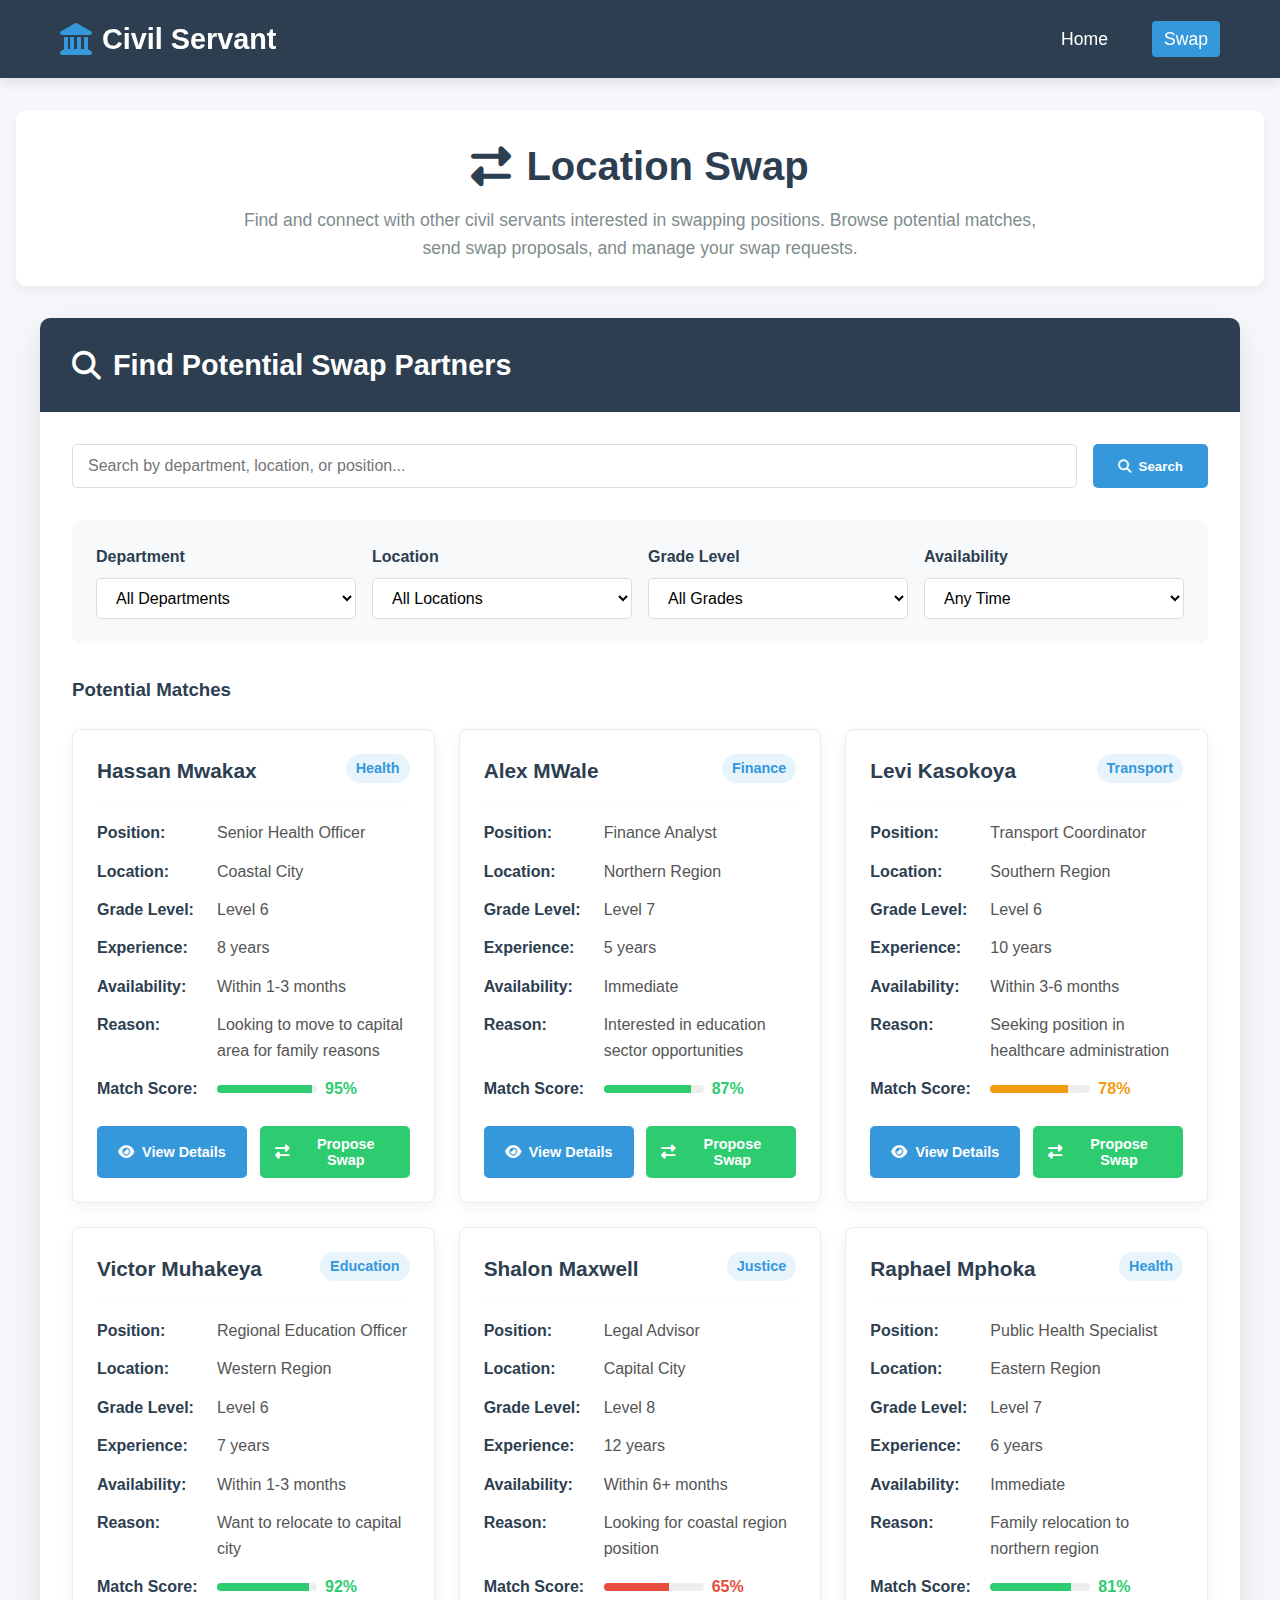
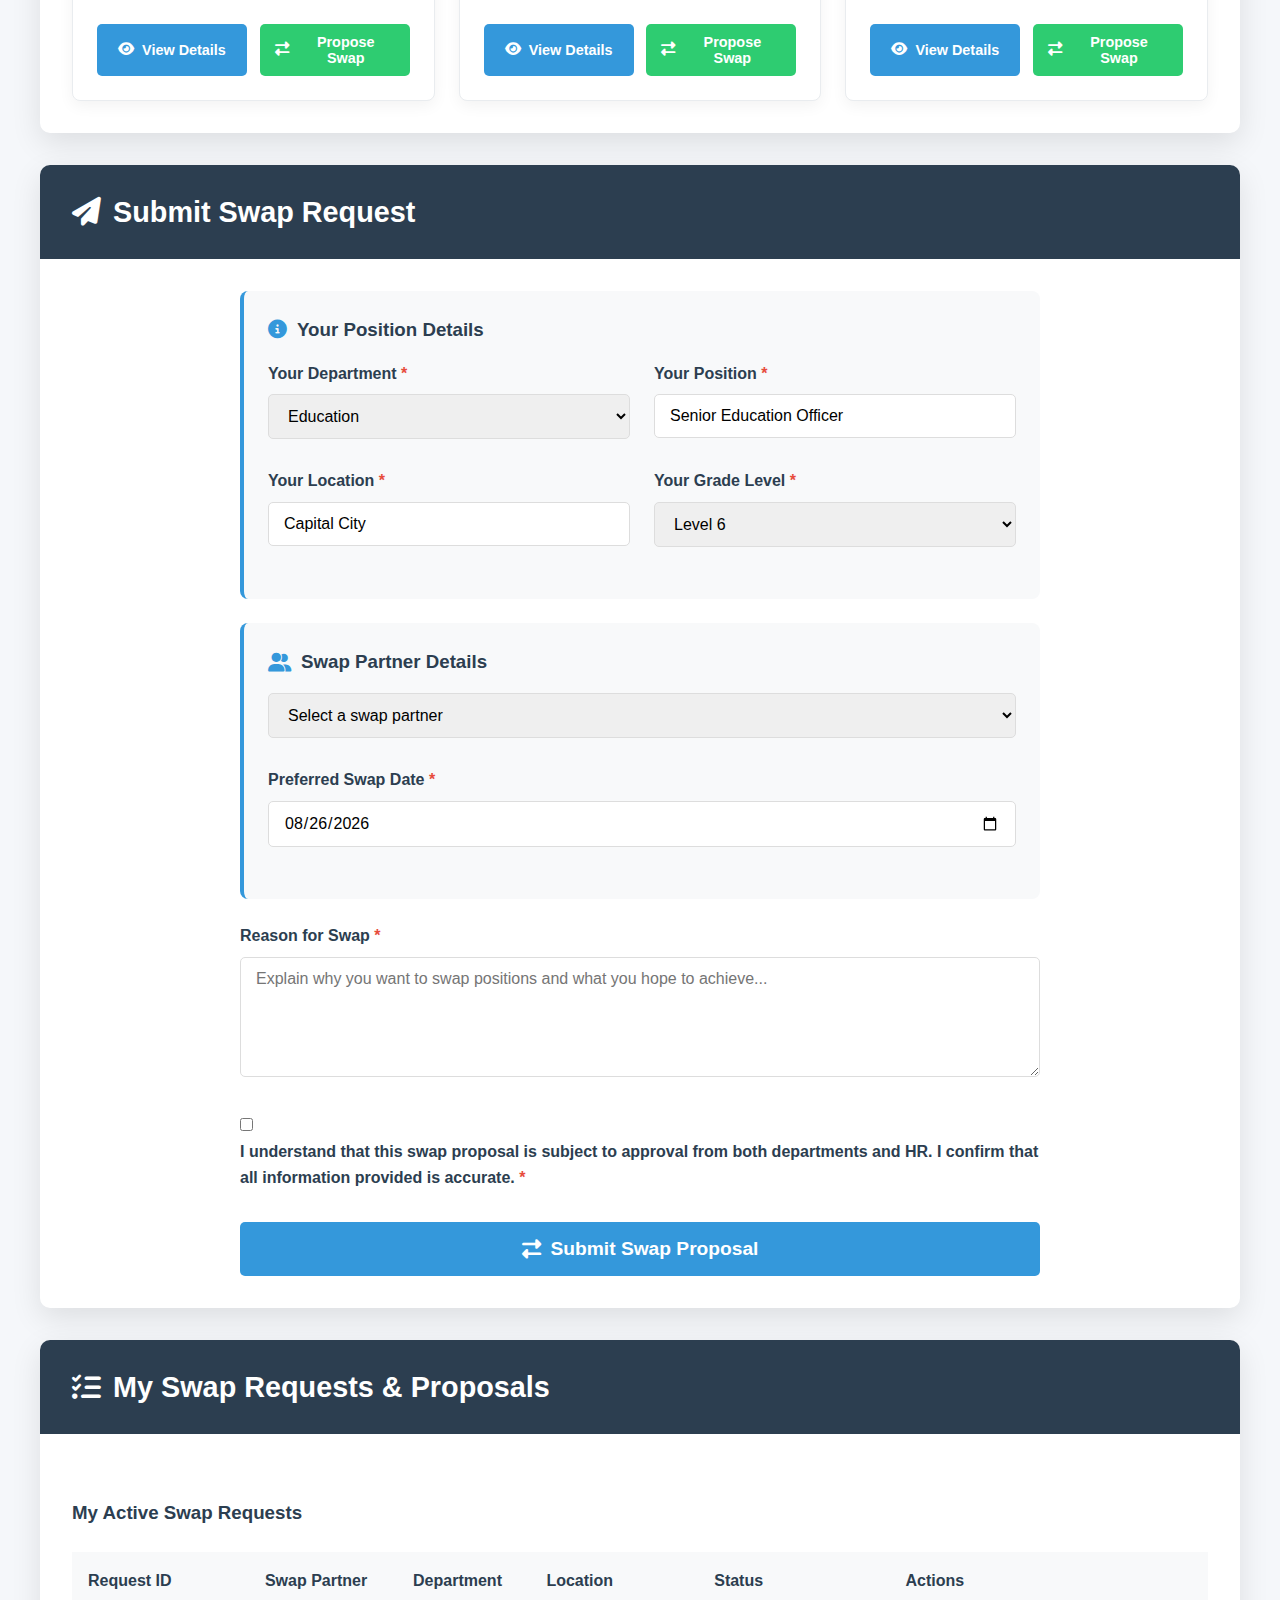
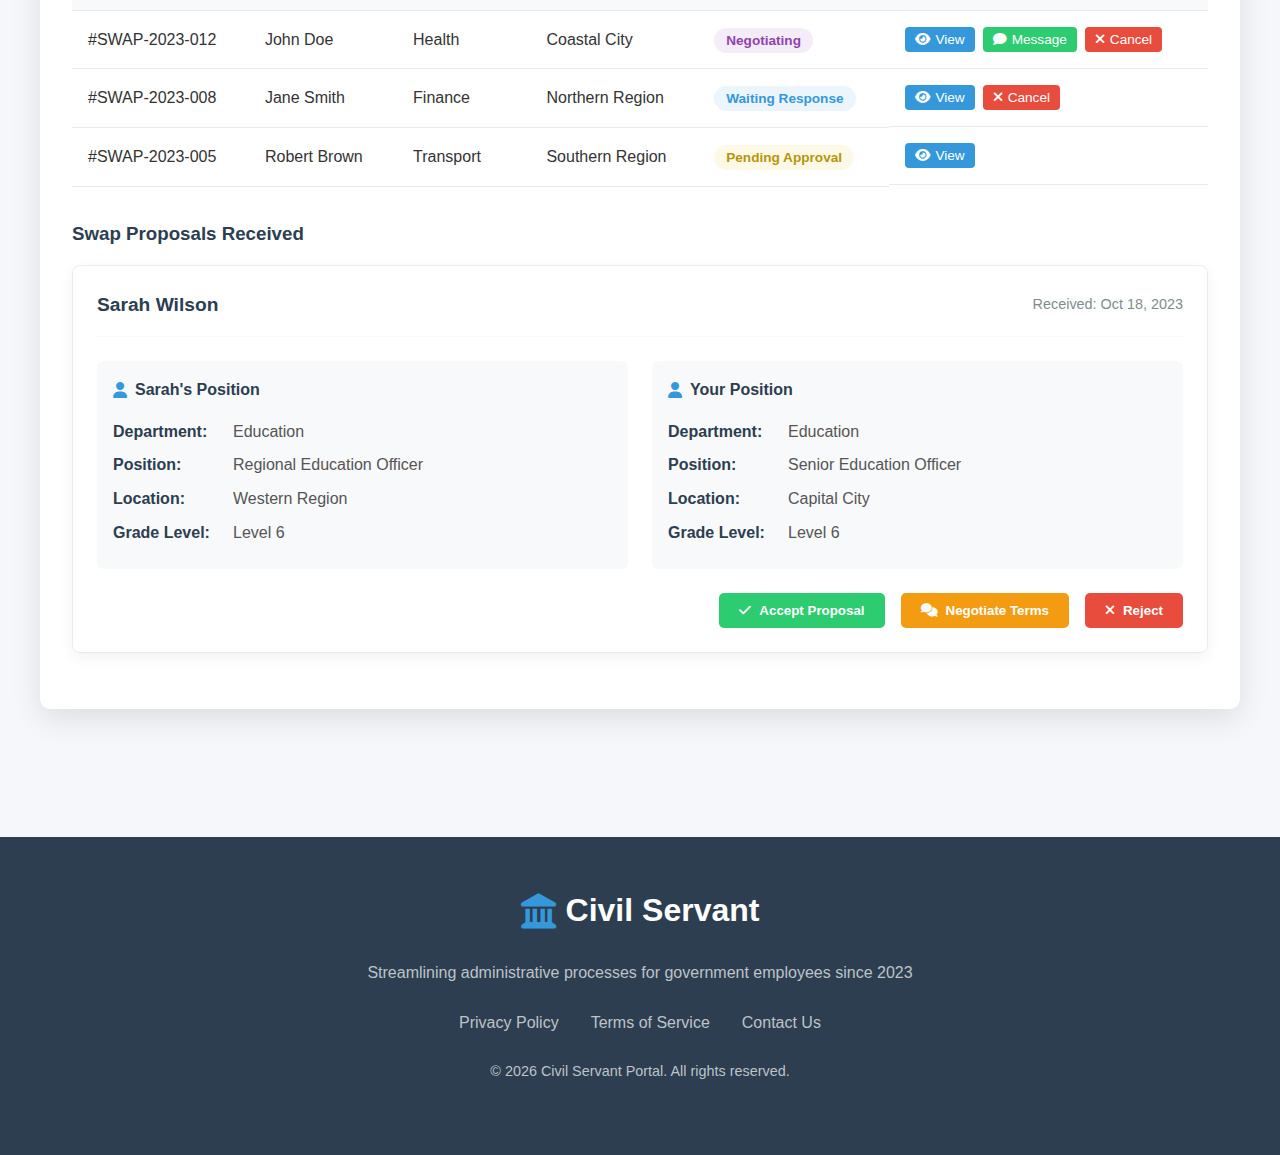
<file: swap.html>
<!DOCTYPE html>
<html lang="en">
<head>
    <meta charset="UTF-8">
    <meta name="viewport" content="width=device-width, initial-scale=1.0">
    <title>Civil Servant - Location Swap</title>
    <link rel="stylesheet" href="style.css">
    <link rel="stylesheet" href="https://cdnjs.cloudflare.com/ajax/libs/font-awesome/6.4.0/css/all.min.css">
    <style>
        /* Additional styles for swap page */
        .swap-page {
            min-height: calc(100vh - 200px);
            padding: 2rem 1rem;
        }
        
        .page-header {
            text-align: center;
            margin-bottom: 2rem;
            padding: 1.5rem;
            background-color: white;
            border-radius: 10px;
            box-shadow: 0 5px 15px rgba(0, 0, 0, 0.05);
        }
        
        .page-header h1 {
            font-size: 2.5rem;
            color: #2c3e50;
            margin-bottom: 0.5rem;
            display: flex;
            align-items: center;
            justify-content: center;
            gap: 15px;
        }
        
        .page-header p {
            color: #7f8c8d;
            max-width: 800px;
            margin: 0 auto;
            font-size: 1.1rem;
        }
        
        .swap-container {
            max-width: 1200px;
            margin: 0 auto;
        }
        
        .swap-section {
            background-color: white;
            border-radius: 10px;
            box-shadow: 0 10px 30px rgba(0, 0, 0, 0.1);
            overflow: hidden;
            margin-bottom: 2rem;
        }
        
        .section-header {
            background-color: #2c3e50;
            color: white;
            padding: 1.5rem 2rem;
        }
        
        .section-header h2 {
            font-size: 1.8rem;
            display: flex;
            align-items: center;
            gap: 12px;
        }
        
        .section-content {
            padding: 2rem;
        }
        
        /* Swap Search Section */
        .search-container {
            display: flex;
            gap: 1rem;
            margin-bottom: 2rem;
        }
        
        .search-input {
            flex: 1;
            padding: 12px 15px;
            border: 1px solid #ddd;
            border-radius: 5px;
            font-size: 1rem;
            transition: border-color 0.3s ease;
        }
        
        .search-input:focus {
            outline: none;
            border-color: #3498db;
            box-shadow: 0 0 0 2px rgba(52, 152, 219, 0.2);
        }
        
        .search-btn {
            padding: 12px 25px;
            background-color: #3498db;
            color: white;
            border: none;
            border-radius: 5px;
            font-weight: 600;
            cursor: pointer;
            transition: background-color 0.3s ease;
            display: flex;
            align-items: center;
            gap: 8px;
        }
        
        .search-btn:hover {
            background-color: #2980b9;
        }
        
        .search-filters {
            display: flex;
            flex-wrap: wrap;
            gap: 1rem;
            margin-bottom: 2rem;
            padding: 1.5rem;
            background-color: #f8f9fa;
            border-radius: 8px;
        }
        
        .filter-group {
            flex: 1;
            min-width: 200px;
        }
        
        .filter-group label {
            display: block;
            margin-bottom: 0.5rem;
            font-weight: 600;
            color: #2c3e50;
        }
        
        .filter-select {
            width: 100%;
            padding: 10px 15px;
            border: 1px solid #ddd;
            border-radius: 5px;
            font-size: 1rem;
            background-color: white;
        }
        
        /* Potential Matches Grid */
        .matches-grid {
            display: grid;
            grid-template-columns: repeat(auto-fill, minmax(300px, 1fr));
            gap: 1.5rem;
            margin-top: 1.5rem;
        }
        
        .match-card {
            background-color: white;
            border-radius: 8px;
            padding: 1.5rem;
            box-shadow: 0 5px 15px rgba(0, 0, 0, 0.05);
            border: 1px solid #e9ecef;
            transition: all 0.3s ease;
        }
        
        .match-card:hover {
            transform: translateY(-5px);
            box-shadow: 0 10px 25px rgba(0, 0, 0, 0.1);
            border-color: #3498db;
        }
        
        .match-header {
            display: flex;
            justify-content: space-between;
            align-items: flex-start;
            margin-bottom: 1rem;
            padding-bottom: 1rem;
            border-bottom: 1px solid #f8f9fa;
        }
        
        .match-name {
            font-size: 1.3rem;
            font-weight: 600;
            color: #2c3e50;
        }
        
        .match-department {
            font-size: 0.9rem;
            color: #3498db;
            background-color: #e8f4fc;
            padding: 3px 10px;
            border-radius: 20px;
            font-weight: 600;
        }
        
        .match-details {
            margin-bottom: 1.5rem;
        }
        
        .match-detail {
            display: flex;
            margin-bottom: 0.8rem;
        }
        
        .match-label {
            font-weight: 600;
            color: #2c3e50;
            width: 120px;
            flex-shrink: 0;
        }
        
        .match-value {
            color: #555;
            flex: 1;
        }
        
        .match-actions {
            display: flex;
            gap: 0.8rem;
        }
        
        .action-btn {
            flex: 1;
            padding: 10px 15px;
            border-radius: 5px;
            font-weight: 600;
            cursor: pointer;
            transition: all 0.3s ease;
            border: none;
            display: flex;
            align-items: center;
            justify-content: center;
            gap: 8px;
            font-size: 0.9rem;
        }
        
        .action-btn.view {
            background-color: #3498db;
            color: white;
        }
        
        .action-btn.view:hover {
            background-color: #2980b9;
        }
        
        .action-btn.propose {
            background-color: #2ecc71;
            color: white;
        }
        
        .action-btn.propose:hover {
            background-color: #27ae60;
        }
        
        /* Swap Request Form */
        .swap-form {
            max-width: 800px;
            margin: 0 auto;
        }
        
        .form-group {
            margin-bottom: 1.8rem;
        }
        
        .form-group label {
            display: block;
            margin-bottom: 0.5rem;
            font-weight: 600;
            color: #2c3e50;
        }
        
        .form-group label .required {
            color: #e74c3c;
        }
        
        .form-control {
            width: 100%;
            padding: 12px 15px;
            border: 1px solid #ddd;
            border-radius: 5px;
            font-size: 1rem;
            transition: border-color 0.3s ease;
        }
        
        .form-control:focus {
            outline: none;
            border-color: #3498db;
            box-shadow: 0 0 0 2px rgba(52, 152, 219, 0.2);
        }
        
        textarea.form-control {
            min-height: 120px;
            resize: vertical;
        }
        
        .form-row {
            display: flex;
            flex-wrap: wrap;
            gap: 1.5rem;
        }
        
        .form-column {
            flex: 1;
            min-width: 250px;
        }
        
        .info-box {
            background-color: #f8f9fa;
            padding: 1.5rem;
            border-radius: 8px;
            margin-bottom: 1.5rem;
            border-left: 4px solid #3498db;
        }
        
        .info-box h3 {
            margin-bottom: 1rem;
            color: #2c3e50;
            display: flex;
            align-items: center;
            gap: 10px;
        }
        
        .info-box h3 i {
            color: #3498db;
        }
        
        .submit-btn {
            width: 100%;
            padding: 16px;
            background-color: #3498db;
            color: white;
            border: none;
            border-radius: 5px;
            font-size: 1.2rem;
            font-weight: 600;
            cursor: pointer;
            transition: background-color 0.3s ease;
            margin-top: 2rem;
            display: flex;
            align-items: center;
            justify-content: center;
            gap: 10px;
        }
        
        .submit-btn:hover {
            background-color: #2980b9;
        }
        
        .submit-btn:disabled {
            background-color: #95a5a6;
            cursor: not-allowed;
        }
        
        .alert {
            padding: 12px 15px;
            border-radius: 5px;
            margin-bottom: 1.5rem;
            font-size: 0.95rem;
        }
        
        .alert-error {
            background-color: #fde8e8;
            color: #c53030;
            border-left: 4px solid #c53030;
        }
        
        .alert-success {
            background-color: #e6fffa;
            color: #234e52;
            border-left: 4px solid #38b2ac;
        }
        
        .alert-info {
            background-color: #ebf8ff;
            color: #2c5282;
            border-left: 4px solid #3498db;
        }
        
        /* My Swap Requests */
        .swap-requests {
            margin-top: 2rem;
        }
        
        .requests-table {
            width: 100%;
            border-collapse: collapse;
            margin-top: 1.5rem;
        }
        
        .requests-table th,
        .requests-table td {
            padding: 1rem;
            text-align: left;
            border-bottom: 1px solid #e9ecef;
        }
        
        .requests-table th {
            background-color: #f8f9fa;
            color: #2c3e50;
            font-weight: 600;
        }
        
        .requests-table tr:hover {
            background-color: #f8f9fa;
        }
        
        .swap-status {
            padding: 5px 12px;
            border-radius: 20px;
            font-size: 0.85rem;
            font-weight: 600;
        }
        
        .status-pending {
            background-color: #fef9e7;
            color: #b7950b;
        }
        
        .status-approved {
            background-color: #e8f6f3;
            color: #27ae60;
        }
        
        .status-rejected {
            background-color: #fdedec;
            color: #c0392b;
        }
        
        .status-waiting {
            background-color: #ebf5fb;
            color: #3498db;
        }
        
        .status-negotiating {
            background-color: #f4ecf7;
            color: #8e44ad;
        }
        
        .action-cell {
            display: flex;
            gap: 0.5rem;
        }
        
        .table-btn {
            padding: 5px 10px;
            border-radius: 4px;
            font-size: 0.85rem;
            cursor: pointer;
            border: none;
            display: flex;
            align-items: center;
            gap: 5px;
            transition: all 0.3s ease;
        }
        
        .table-btn.view {
            background-color: #3498db;
            color: white;
        }
        
        .table-btn.view:hover {
            background-color: #2980b9;
        }
        
        .table-btn.cancel {
            background-color: #e74c3c;
            color: white;
        }
        
        .table-btn.cancel:hover {
            background-color: #c0392b;
        }
        
        .table-btn.message {
            background-color: #2ecc71;
            color: white;
        }
        
        .table-btn.message:hover {
            background-color: #27ae60;
        }
        
        /* Swap Proposals */
        .proposals-container {
            margin-top: 2rem;
        }
        
        .proposal-card {
            background-color: white;
            border-radius: 8px;
            padding: 1.5rem;
            box-shadow: 0 5px 15px rgba(0, 0, 0, 0.05);
            margin-bottom: 1.5rem;
            border: 1px solid #e9ecef;
            transition: all 0.3s ease;
        }
        
        .proposal-card:hover {
            border-color: #3498db;
        }
        
        .proposal-header {
            display: flex;
            justify-content: space-between;
            align-items: center;
            margin-bottom: 1.5rem;
            padding-bottom: 1rem;
            border-bottom: 1px solid #f8f9fa;
        }
        
        .proposal-from {
            font-weight: 600;
            color: #2c3e50;
            font-size: 1.2rem;
        }
        
        .proposal-date {
            color: #7f8c8d;
            font-size: 0.9rem;
        }
        
        .proposal-details {
            display: grid;
            grid-template-columns: 1fr 1fr;
            gap: 1.5rem;
            margin-bottom: 1.5rem;
        }
        
        .proposal-side {
            padding: 1rem;
            background-color: #f8f9fa;
            border-radius: 6px;
        }
        
        .proposal-side h4 {
            margin-bottom: 1rem;
            color: #2c3e50;
            display: flex;
            align-items: center;
            gap: 8px;
        }
        
        .proposal-side h4 i {
            color: #3498db;
        }
        
        .proposal-side .match-detail {
            margin-bottom: 0.5rem;
        }
        
        .proposal-actions {
            display: flex;
            gap: 1rem;
            justify-content: flex-end;
        }
        
        .proposal-btn {
            padding: 10px 20px;
            border-radius: 5px;
            font-weight: 600;
            cursor: pointer;
            border: none;
            display: flex;
            align-items: center;
            gap: 8px;
            transition: all 0.3s ease;
        }
        
        .proposal-btn.accept {
            background-color: #2ecc71;
            color: white;
        }
        
        .proposal-btn.accept:hover {
            background-color: #27ae60;
        }
        
        .proposal-btn.reject {
            background-color: #e74c3c;
            color: white;
        }
        
        .proposal-btn.reject:hover {
            background-color: #c0392b;
        }
        
        .proposal-btn.negotiate {
            background-color: #f39c12;
            color: white;
        }
        
        .proposal-btn.negotiate:hover {
            background-color: #d68910;
        }
        
        /* Empty States */
        .empty-state {
            text-align: center;
            padding: 3rem;
            color: #7f8c8d;
        }
        
        .empty-state i {
            font-size: 4rem;
            margin-bottom: 1.5rem;
            color: #bdc3c7;
        }
        
        @media (max-width: 768px) {
            .search-container {
                flex-direction: column;
            }
            
            .matches-grid {
                grid-template-columns: 1fr;
            }
            
            .proposal-details {
                grid-template-columns: 1fr;
            }
            
            .requests-table {
                display: block;
                overflow-x: auto;
            }
            
            .proposal-actions {
                flex-direction: column;
            }
            
            .proposal-btn {
                width: 100%;
            }
        }
    </style>
</head>
<body>
    <nav class="navbar">
        <div class="nav-container">
            <div class="logo">
                <i class="fas fa-landmark"></i>
                <span>Civil Servant</span>
            </div>
            <ul class="nav-menu">
                <li><a href="homescreen.html">Home</a></li>
                <li><a href="swap.html" class="active">Swap</a></li>

                <!--
                <li><a href="login.html">Login</a></li>
                <li><a href="signup.html">Sign Up</a></li>
                <li><a href="relocation.html">Relocation</a></li>
                <li><a href="resignation.html">Resignation</a></li>
            -->
            </ul>
            <div class="hamburger">
                <span class="bar"></span>
                <span class="bar"></span>
                <span class="bar"></span>
            </div>
        </div>
    </nav>

    <main class="swap-page">
        <div class="page-header">
            <h1><i class="fas fa-exchange-alt"></i> Location Swap</h1>
            <p>Find and connect with other civil servants interested in swapping positions. Browse potential matches, send swap proposals, and manage your swap requests.</p>
        </div>
        
        <div class="swap-container">
            <!-- Section 1: Find Swap Partners -->
            <div class="swap-section">
                <div class="section-header">
                    <h2><i class="fas fa-search"></i> Find Potential Swap Partners</h2>
                </div>
                <div class="section-content">
                    <div class="search-container">
                        <input type="text" class="search-input" id="searchPartners" placeholder="Search by department, location, or position...">
                        <button class="search-btn" id="searchButton">
                            <i class="fas fa-search"></i> Search
                        </button>
                    </div>
                    
                    <div class="search-filters">
                        <div class="filter-group">
                            <label for="filterDepartment">Department</label>
                            <select id="filterDepartment" class="filter-select">
                                <option value="">All Departments</option>
                                <option value="education">Education</option>
                                <option value="health">Health</option>
                                <option value="finance">Finance</option>
                                <option value="transport">Transport</option>
                                <option value="justice">Justice</option>
                            </select>
                        </div>
                        
                        <div class="filter-group">
                            <label for="filterLocation">Location</label>
                            <select id="filterLocation" class="filter-select">
                                <option value="">All Locations</option>
                                <option value="capital">Capital City</option>
                                <option value="coastal">Coastal City</option>
                                <option value="northern">Northern Region</option>
                                <option value="southern">Southern Region</option>
                                <option value="eastern">Eastern Region</option>
                                <option value="western">Western Region</option>
                            </select>
                        </div>
                        
                        <div class="filter-group">
                            <label for="filterGrade">Grade Level</label>
                            <select id="filterGrade" class="filter-select">
                                <option value="">All Grades</option>
                                <option value="1-3">Level 1-3</option>
                                <option value="4-6">Level 4-6</option>
                                <option value="7-10">Level 7-10</option>
                            </select>
                        </div>
                        
                        <div class="filter-group">
                            <label for="filterAvailability">Availability</label>
                            <select id="filterAvailability" class="filter-select">
                                <option value="">Any Time</option>
                                <option value="immediate">Immediate</option>
                                <option value="1-3">Within 1-3 months</option>
                                <option value="3-6">Within 3-6 months</option>
                                <option value="6+">6+ months</option>
                            </select>
                        </div>
                    </div>
                    
                    <h3 style="margin-bottom: 1rem; color: #2c3e50;">Potential Matches</h3>
                    
                    <div class="matches-grid" id="matchesGrid">
                        <!-- Match cards will be dynamically generated -->
                    </div>
                    
                    <div class="empty-state" id="noMatchesMessage" style="display: none;">
                        <i class="fas fa-users-slash"></i>
                        <h3>No matches found</h3>
                        <p>Try adjusting your search filters or check back later.</p>
                    </div>
                </div>
            </div>
            
            <!-- Section 2: Submit Swap Request -->
            <div class="swap-section">
                <div class="section-header">
                    <h2><i class="fas fa-paper-plane"></i> Submit Swap Request</h2>
                </div>
                <div class="section-content">
                    <div class="swap-form">
                        <div id="error-message" class="alert alert-error" style="display: none;">
                            Please fill in all required fields correctly.
                        </div>
                        
                        <div id="success-message" class="alert alert-success" style="display: none;">
                            Your swap proposal has been sent successfully!
                        </div>
                        
                        <form id="swap-form">
                            <div class="info-box">
                                <h3><i class="fas fa-info-circle"></i> Your Position Details</h3>
                                <div class="form-row">
                                    <div class="form-column">
                                        <div class="form-group">
                                            <label for="yourDepartment">Your Department <span class="required">*</span></label>
                                            <select id="yourDepartment" class="form-control" required>
                                                <option value="">Select Department</option>
                                                <option value="education" selected>Education</option>
                                                <option value="health">Health</option>
                                                <option value="finance">Finance</option>
                                                <option value="transport">Transport</option>
                                                <option value="justice">Justice</option>
                                            </select>
                                        </div>
                                    </div>
                                    <div class="form-column">
                                        <div class="form-group">
                                            <label for="yourPosition">Your Position <span class="required">*</span></label>
                                            <input type="text" id="yourPosition" class="form-control" placeholder="Enter your position" value="Senior Education Officer" required>
                                        </div>
                                    </div>
                                </div>
                                
                                <div class="form-row">
                                    <div class="form-column">
                                        <div class="form-group">
                                            <label for="yourLocation">Your Location <span class="required">*</span></label>
                                            <input type="text" id="yourLocation" class="form-control" placeholder="Enter your location" value="Capital City" required>
                                        </div>
                                    </div>
                                    <div class="form-column">
                                        <div class="form-group">
                                            <label for="yourGrade">Your Grade Level <span class="required">*</span></label>
                                            <select id="yourGrade" class="form-control" required>
                                                <option value="">Select Grade Level</option>
                                                <option value="6" selected>Level 6</option>
                                                <option value="7">Level 7</option>
                                                <option value="8">Level 8</option>
                                                <option value="9">Level 9</option>
                                                <option value="10">Level 10</option>
                                            </select>
                                        </div>
                                    </div>
                                </div>
                            </div>
                            
                            <div class="info-box">
                                <h3><i class="fas fa-user-friends"></i> Swap Partner Details</h3>
                                <div class="form-group">
                                    <!--<label for="swapPartner">Select Swap Partner <span class="required">*</span></label> -->

                                    <select id="swapPartner" class="form-control" required>
                                        <option value="">Select a swap partner</option>
                                        <option value="john-doe">John Doe (Health Dept, Coastal City)</option>
                                        <option value="jane-smith">Jane Smith (Finance Dept, Northern Region)</option>
                                        <option value="robert-brown">Robert Brown (Transport Dept, Southern Region)</option>
                                        <option value="sarah-wilson">Sarah Wilson (Education Dept, Western Region)</option>
                                    </select>
                                </div>
                                
                                <div class="form-group">
                                    <label for="preferredSwapDate">Preferred Swap Date <span class="required">*</span></label>
                                    <input type="date" id="preferredSwapDate" class="form-control" required>
                                </div>
                            </div>
                            
                            <div class="form-group">
                                <label for="swapReason">Reason for Swap <span class="required">*</span></label>
                                <textarea id="swapReason" class="form-control" placeholder="Explain why you want to swap positions and what you hope to achieve..." required></textarea>
                            </div>
                            
                            <!--<div class="form-group">
                                <label for="additionalNotes">Additional Notes</label>
                                <textarea id="additionalNotes" class="form-control" placeholder="Any additional information or conditions for the swap..."></textarea>
                            </div>
                        -->
                            
                            <div class="form-group">
                                <div class="checkbox">
                                    <input type="checkbox" id="swapAgreement" required>
                                    <label for="swapAgreement">
                                        I understand that this swap proposal is subject to approval from both departments and HR. 
                                        I confirm that all information provided is accurate.
                                        <span class="required">*</span>
                                    </label>
                                </div>
                            </div>
                            
                            <button type="submit" class="submit-btn" id="submitButton">
                                <i class="fas fa-exchange-alt"></i>
                                <span id="buttonText">Submit Swap Proposal</span>
                                <span id="buttonSpinner" style="display: none;">
                                    <i class="fas fa-spinner fa-spin"></i> Sending...
                                </span>
                            </button>
                        </form>
                    </div>
                </div>
            </div>
            
            <!-- Section 3: My Swap Requests & Proposals -->
            <div class="swap-section">
                <div class="section-header">
                    <h2><i class="fas fa-tasks"></i> My Swap Requests & Proposals</h2>
                </div>
                <div class="section-content">
                    <!-- My Swap Requests -->
                    <div class="swap-requests">
                        <h3 style="margin-bottom: 1rem; color: #2c3e50;">My Active Swap Requests</h3>
                        
                        <table class="requests-table">
                            <thead>
                                <tr>
                                    <th>Request ID</th>
                                    <th>Swap Partner</th>
                                    <th>Department</th>
                                    <th>Location</th>
                                    <th>Status</th>
                                    <th>Actions</th>
                                </tr>
                            </thead>
                            <tbody>
                                <tr>
                                    <td>#SWAP-2023-012</td>
                                    <td>John Doe</td>
                                    <td>Health</td>
                                    <td>Coastal City</td>
                                    <td><span class="swap-status status-negotiating">Negotiating</span></td>
                                    <td class="action-cell">
                                        <button class="table-btn view">
                                            <i class="fas fa-eye"></i> View
                                        </button>
                                        <button class="table-btn message">
                                            <i class="fas fa-comment"></i> Message
                                        </button>
                                        <button class="table-btn cancel">
                                            <i class="fas fa-times"></i> Cancel
                                        </button>
                                    </td>
                                </tr>
                                <tr>
                                    <td>#SWAP-2023-008</td>
                                    <td>Jane Smith</td>
                                    <td>Finance</td>
                                    <td>Northern Region</td>
                                    <td><span class="swap-status status-waiting">Waiting Response</span></td>
                                    <td class="action-cell">
                                        <button class="table-btn view">
                                            <i class="fas fa-eye"></i> View
                                        </button>
                                        <button class="table-btn cancel">
                                            <i class="fas fa-times"></i> Cancel
                                        </button>
                                    </td>
                                </tr>
                                <tr>
                                    <td>#SWAP-2023-005</td>
                                    <td>Robert Brown</td>
                                    <td>Transport</td>
                                    <td>Southern Region</td>
                                    <td><span class="swap-status status-pending">Pending Approval</span></td>
                                    <td class="action-cell">
                                        <button class="table-btn view">
                                            <i class="fas fa-eye"></i> View
                                        </button>
                                    </td>
                                </tr>
                            </tbody>
                        </table>
                    </div>
                    
                    <!-- Swap Proposals Received -->
                    <div class="proposals-container">
                        <h3 style="margin-bottom: 1rem; color: #2c3e50;">Swap Proposals Received</h3>
                        
                        <div class="proposal-card">
                            <div class="proposal-header">
                                <div class="proposal-from">Sarah Wilson</div>
                                <div class="proposal-date">Received: Oct 18, 2023</div>
                            </div>
                            
                            <div class="proposal-details">
                                <div class="proposal-side">
                                    <h4><i class="fas fa-user"></i> Sarah's Position</h4>
                                    <div class="match-detail">
                                        <div class="match-label">Department:</div>
                                        <div class="match-value">Education</div>
                                    </div>
                                    <div class="match-detail">
                                        <div class="match-label">Position:</div>
                                        <div class="match-value">Regional Education Officer</div>
                                    </div>
                                    <div class="match-detail">
                                        <div class="match-label">Location:</div>
                                        <div class="match-value">Western Region</div>
                                    </div>
                                    <div class="match-detail">
                                        <div class="match-label">Grade Level:</div>
                                        <div class="match-value">Level 6</div>
                                    </div>
                                </div>
                                
                                <div class="proposal-side">
                                    <h4><i class="fas fa-user"></i> Your Position</h4>
                                    <div class="match-detail">
                                        <div class="match-label">Department:</div>
                                        <div class="match-value">Education</div>
                                    </div>
                                    <div class="match-detail">
                                        <div class="match-label">Position:</div>
                                        <div class="match-value">Senior Education Officer</div>
                                    </div>
                                    <div class="match-detail">
                                        <div class="match-label">Location:</div>
                                        <div class="match-value">Capital City</div>
                                    </div>
                                    <div class="match-detail">
                                        <div class="match-label">Grade Level:</div>
                                        <div class="match-value">Level 6</div>
                                    </div>
                                </div>
                            </div>
                            
                            <div class="proposal-actions">
                                <button class="proposal-btn accept">
                                    <i class="fas fa-check"></i> Accept Proposal
                                </button>
                                <button class="proposal-btn negotiate">
                                    <i class="fas fa-comments"></i> Negotiate Terms
                                </button>
                                <button class="proposal-btn reject">
                                    <i class="fas fa-times"></i> Reject
                                </button>
                            </div>
                        </div>
                        
                        <div class="empty-state" id="noProposalsMessage" style="display: none;">
                            <i class="fas fa-inbox"></i>
                            <h3>No proposals received</h3>
                            <p>When other civil servants propose swaps to you, they will appear here.</p>
                        </div>
                    </div>
                </div>
            </div>
        </div>
    </main>

    <footer>
        <div class="footer-content">
            <div class="footer-logo">
                <i class="fas fa-landmark"></i>
                <span>Civil Servant</span>
            </div>
            <p>Streamlining administrative processes for government employees since 2023</p>
            <div class="footer-links">
                <a href="#">Privacy Policy</a>
                <a href="#">Terms of Service</a>
                <a href="#">Contact Us</a>
            </div>
            <p class="copyright">&copy; <span class="current-year">2023</span> Civil Servant Portal. All rights reserved.</p>
        </div>
    </footer>

    <script src="script.js"></script>
    <script>
        // Swap page specific JavaScript
        document.addEventListener('DOMContentLoaded', function() {
            // Demo data for potential matches
            const potentialMatches = [
                {
                    id: 1,
                    name: "Hassan Mwakax",
                    department: "Health",
                    position: "Senior Health Officer",
                    location: "Coastal City",
                    grade: "Level 6",
                    experience: "8 years",
                    availability: "Within 1-3 months",
                    reason: "Looking to move to capital area for family reasons",
                    matchScore: 95
                },
                {
                    id: 2,
                    name: "Alex MWale",
                    department: "Finance",
                    position: "Finance Analyst",
                    location: "Northern Region",
                    grade: "Level 7",
                    experience: "5 years",
                    availability: "Immediate",
                    reason: "Interested in education sector opportunities",
                    matchScore: 87
                },
                {
                    id: 3,
                    name: "Levi Kasokoya",
                    department: "Transport",
                    position: "Transport Coordinator",
                    location: "Southern Region",
                    grade: "Level 6",
                    experience: "10 years",
                    availability: "Within 3-6 months",
                    reason: "Seeking position in healthcare administration",
                    matchScore: 78
                },
                {
                    id: 4,
                    name: "Victor Muhakeya",
                    department: "Education",
                    position: "Regional Education Officer",
                    location: "Western Region",
                    grade: "Level 6",
                    experience: "7 years",
                    availability: "Within 1-3 months",
                    reason: "Want to relocate to capital city",
                    matchScore: 92
                },
                {
                    id: 5,
                    name: "Shalon Maxwell",
                    department: "Justice",
                    position: "Legal Advisor",
                    location: "Capital City",
                    grade: "Level 8",
                    experience: "12 years",
                    availability: "Within 6+ months",
                    reason: "Looking for coastal region position",
                    matchScore: 65
                },
                {
                    id: 6,
                    name: "Raphael Mphoka",
                    department: "Health",
                    position: "Public Health Specialist",
                    location: "Eastern Region",
                    grade: "Level 7",
                    experience: "6 years",
                    availability: "Immediate",
                    reason: "Family relocation to northern region",
                    matchScore: 81
                }
            ];
            
            // DOM Elements
            const matchesGrid = document.getElementById('matchesGrid');
            const noMatchesMessage = document.getElementById('noMatchesMessage');
            const searchInput = document.getElementById('searchPartners');
            const searchButton = document.getElementById('searchButton');
            const filterDepartment = document.getElementById('filterDepartment');
            const filterLocation = document.getElementById('filterLocation');
            const filterGrade = document.getElementById('filterGrade');
            const filterAvailability = document.getElementById('filterAvailability');
            
            // Form elements
            const swapForm = document.getElementById('swap-form');
            const submitButton = document.getElementById('submitButton');
            const buttonText = document.getElementById('buttonText');
            const buttonSpinner = document.getElementById('buttonSpinner');
            const errorMessage = document.getElementById('error-message');
            const successMessage = document.getElementById('success-message');
            const preferredSwapDate = document.getElementById('preferredSwapDate');
            
            // Initialize
            renderMatches(potentialMatches);
            setupEventListeners();
            
            function renderMatches(matches) {
                matchesGrid.innerHTML = '';
                
                if (matches.length === 0) {
                    noMatchesMessage.style.display = 'block';
                    return;
                }
                
                noMatchesMessage.style.display = 'none';
                
                matches.forEach(match => {
                    const matchCard = document.createElement('div');
                    matchCard.className = 'match-card';
                    
                    // Calculate match color based on score
                    let matchColor = '#e74c3c'; // Red for low score
                    if (match.matchScore >= 80) matchColor = '#2ecc71'; // Green for high score
                    else if (match.matchScore >= 70) matchColor = '#f39c12'; // Orange for medium score
                    
                    matchCard.innerHTML = `
                        <div class="match-header">
                            <div class="match-name">${match.name}</div>
                            <div class="match-department">${match.department}</div>
                        </div>
                        <div class="match-details">
                            <div class="match-detail">
                                <div class="match-label">Position:</div>
                                <div class="match-value">${match.position}</div>
                            </div>
                            <div class="match-detail">
                                <div class="match-label">Location:</div>
                                <div class="match-value">${match.location}</div>
                            </div>
                            <div class="match-detail">
                                <div class="match-label">Grade Level:</div>
                                <div class="match-value">${match.grade}</div>
                            </div>
                            <div class="match-detail">
                                <div class="match-label">Experience:</div>
                                <div class="match-value">${match.experience}</div>
                            </div>
                            <div class="match-detail">
                                <div class="match-label">Availability:</div>
                                <div class="match-value">${match.availability}</div>
                            </div>
                            <div class="match-detail">
                                <div class="match-label">Reason:</div>
                                <div class="match-value">${match.reason}</div>
                            </div>
                            <div class="match-detail">
                                <div class="match-label">Match Score:</div>
                                <div class="match-value">
                                    <div style="display: flex; align-items: center; gap: 8px;">
                                        <div style="width: 100px; height: 8px; background-color: #eee; border-radius: 4px; overflow: hidden;">
                                            <div style="width: ${match.matchScore}%; height: 100%; background-color: ${matchColor};"></div>
                                        </div>
                                        <span style="font-weight: bold; color: ${matchColor};">${match.matchScore}%</span>
                                    </div>
                                </div>
                            </div>
                        </div>
                        <div class="match-actions">
                            <button class="action-btn view" onclick="viewMatchDetails(${match.id})">
                                <i class="fas fa-eye"></i> View Details
                            </button>
                            <button class="action-btn propose" onclick="proposeSwap(${match.id})">
                                <i class="fas fa-exchange-alt"></i> Propose Swap
                            </button>
                        </div>
                    `;
                    
                    matchesGrid.appendChild(matchCard);
                });
            }
            
            function setupEventListeners() {
                // Search functionality
                if (searchButton) {
                    searchButton.addEventListener('click', filterMatches);
                }
                
                if (searchInput) {
                    searchInput.addEventListener('keyup', function(event) {
                        if (event.key === 'Enter') {
                            filterMatches();
                        }
                    });
                }
                
                // Filter change listeners
                [filterDepartment, filterLocation, filterGrade, filterAvailability].forEach(filter => {
                    if (filter) {
                        filter.addEventListener('change', filterMatches);
                    }
                });
                
                // Form submission
                if (swapForm) {
                    swapForm.addEventListener('submit', function(event) {
                        event.preventDefault();
                        
                        if (validateSwapForm()) {
                            // Show loading state
                            buttonText.style.display = 'none';
                            buttonSpinner.style.display = 'inline';
                            submitButton.disabled = true;
                            
                            // Hide any previous messages
                            errorMessage.style.display = 'none';
                            successMessage.style.display = 'none';
                            
                            // Simulate API call delay
                            setTimeout(function() {
                                // Successful submission
                                successMessage.style.display = 'block';
                                errorMessage.style.display = 'none';
                                
                                // Store swap request data (for demo purposes)
                                const formData = {
                                    partner: document.getElementById('swapPartner').value,
                                    date: document.getElementById('preferredSwapDate').value,
                                    reason: document.getElementById('swapReason').value,
                                    submissionDate: new Date().toLocaleDateString(),
                                    status: 'pending'
                                };
                                
                                // Get existing requests or create new array
                                const existingRequests = JSON.parse(localStorage.getItem('swapRequests') || '[]');
                                existingRequests.push(formData);
                                localStorage.setItem('swapRequests', JSON.stringify(existingRequests));
                                
                                // Reset form after 3 seconds
                                setTimeout(function() {
                                    document.getElementById('swapReason').value = '';
                                    document.getElementById('additionalNotes').value = '';
                                    document.getElementById('swapAgreement').checked = false;
                                    
                                    // Set date to 1 month from now
                                    const nextMonth = new Date();
                                    nextMonth.setMonth(nextMonth.getMonth() + 1);
                                    preferredSwapDate.value = nextMonth.toISOString().split('T')[0];
                                    
                                    // Reset button state
                                    buttonText.style.display = 'inline';
                                    buttonSpinner.style.display = 'none';
                                    submitButton.disabled = false;
                                    
                                    // Hide success message
                                    successMessage.style.display = 'none';
                                }, 3000);
                            }, 1500); // Simulate network delay
                        }
                    });
                }
                
                // Set min date for preferred swap date (tomorrow)
                if (preferredSwapDate) {
                    const tomorrow = new Date();
                    tomorrow.setDate(tomorrow.getDate() + 1);
                    preferredSwapDate.min = tomorrow.toISOString().split('T')[0];
                    
                    // Set default to 1 month from now
                    const nextMonth = new Date();
                    nextMonth.setMonth(nextMonth.getMonth() + 1);
                    preferredSwapDate.value = nextMonth.toISOString().split('T')[0];
                }
            }
            
            function filterMatches() {
                const searchTerm = searchInput ? searchInput.value.toLowerCase() : '';
                const departmentFilter = filterDepartment ? filterDepartment.value : '';
                const locationFilter = filterLocation ? filterLocation.value : '';
                const gradeFilter = filterGrade ? filterGrade.value : '';
                const availabilityFilter = filterAvailability ? filterAvailability.value : '';
                
                const filteredMatches = potentialMatches.filter(match => {
                    // Search term filter
                    if (searchTerm) {
                        const searchableText = `
                            ${match.name} ${match.department} ${match.position} 
                            ${match.location} ${match.reason}
                        `.toLowerCase();
                        
                        if (!searchableText.includes(searchTerm)) {
                            return false;
                        }
                    }
                    
                    // Department filter
                    if (departmentFilter && match.department.toLowerCase() !== departmentFilter) {
                        return false;
                    }
                    
                    // Location filter
                    if (locationFilter) {
                        const locationMap = {
                            'capital': 'Capital City',
                            'coastal': 'Coastal City',
                            'northern': 'Northern Region',
                            'southern': 'Southern Region',
                            'eastern': 'Eastern Region',
                            'western': 'Western Region'
                        };
                        
                        if (locationMap[locationFilter] !== match.location) {
                            return false;
                        }
                    }
                    
                    // Grade filter
                    if (gradeFilter) {
                        const gradeNum = parseInt(match.grade.replace('Level ', ''));
                        
                        if (gradeFilter === '1-3' && (gradeNum < 1 || gradeNum > 3)) {
                            return false;
                        }
                        if (gradeFilter === '4-6' && (gradeNum < 4 || gradeNum > 6)) {
                            return false;
                        }
                        if (gradeFilter === '7-10' && (gradeNum < 7 || gradeNum > 10)) {
                            return false;
                        }
                    }
                    
                    // Availability filter
                    if (availabilityFilter) {
                        const availabilityMap = {
                            'immediate': 'Immediate',
                            '1-3': 'Within 1-3 months',
                            '3-6': 'Within 3-6 months',
                            '6+': '6+ months'
                        };
                        
                        if (availabilityMap[availabilityFilter] !== match.availability) {
                            return false;
                        }
                    }
                    
                    return true;
                });
                
                renderMatches(filteredMatches);
            }
            
            function validateSwapForm() {
                let isValid = true;
                const requiredFields = swapForm.querySelectorAll('[required]');
                
                // Hide error message
                errorMessage.style.display = 'none';
                
                // Check required fields
                requiredFields.forEach(field => {
                    if (!field.value.trim()) {
                        isValid = false;
                        field.style.borderColor = '#e74c3c';
                    } else {
                        field.style.borderColor = '#ddd';
                    }
                });
                
                // Check preferred swap date is in the future
                const swapDate = new Date(preferredSwapDate.value);
                const today = new Date();
                today.setHours(0, 0, 0, 0);
                
                if (swapDate <= today) {
                    isValid = false;
                    preferredSwapDate.style.borderColor = '#e74c3c';
                    errorMessage.textContent = 'Preferred swap date must be in the future.';
                    errorMessage.style.display = 'block';
                }
                
                if (!isValid) {
                    errorMessage.style.display = 'block';
                    if (!errorMessage.textContent) {
                        errorMessage.textContent = 'Please fill in all required fields correctly.';
                    }
                }
                
                return isValid;
            }
            
            // Make functions available globally for button clicks
            window.viewMatchDetails = function(matchId) {
                const match = potentialMatches.find(m => m.id === matchId);
                if (match) {
                    alert(`Viewing details for ${match.name}\n\nDepartment: ${match.department}\nPosition: ${match.position}\nLocation: ${match.location}\nGrade: ${match.grade}\nExperience: ${match.experience}\nAvailability: ${match.availability}\nReason: ${match.reason}\nMatch Score: ${match.matchScore}%`);
                }
            };
            
            window.proposeSwap = function(matchId) {
                const match = potentialMatches.find(m => m.id === matchId);
                if (match) {
                    // Auto-fill the swap partner dropdown
                    const swapPartnerSelect = document.getElementById('swapPartner');
                    if (swapPartnerSelect) {
                        // Create option if it doesn't exist
                        let optionExists = false;
                        for (let i = 0; i < swapPartnerSelect.options.length; i++) {
                            if (swapPartnerSelect.options[i].value === match.name.toLowerCase().replace(' ', '-')) {
                                optionExists = true;
                                swapPartnerSelect.value = swapPartnerSelect.options[i].value;
                                break;
                            }
                        }
                        
                        if (!optionExists) {
                            const option = document.createElement('option');
                            option.value = match.name.toLowerCase().replace(' ', '-');
                            option.text = `${match.name} (${match.department} Dept, ${match.location})`;
                            swapPartnerSelect.appendChild(option);
                            swapPartnerSelect.value = option.value;
                        }
                    }
                    
                    // Scroll to the form section
                    document.querySelector('.swap-section:nth-child(2)').scrollIntoView({
                        behavior: 'smooth'
                    });
                    
                    // Show success message
                    const tempAlert = document.createElement('div');
                    tempAlert.className = 'alert alert-info';
                    tempAlert.innerHTML = `<i class="fas fa-info-circle"></i> Ready to propose a swap with ${match.name}. Please complete the form below.`;
                    tempAlert.style.marginTop = '1rem';
                    
                    const formContainer = document.querySelector('.swap-form');
                    if (formContainer) {
                        formContainer.insertBefore(tempAlert, formContainer.firstChild);
                        
                        // Remove the temporary alert after 5 seconds
                        setTimeout(() => {
                            tempAlert.remove();
                        }, 5000);
                    }
                }
            };
            
            // Demo: Set up table button actions
            document.querySelectorAll('.table-btn.view').forEach(btn => {
                btn.addEventListener('click', function() {
                    const row = this.closest('tr');
                    const requestId = row.cells[0].textContent;
                    const partner = row.cells[1].textContent;
                    alert(`Viewing swap request ${requestId} with ${partner}\n\nIn a real application, this would open detailed view.`);
                });
            });
            
            document.querySelectorAll('.table-btn.message').forEach(btn => {
                btn.addEventListener('click', function() {
                    const row = this.closest('tr');
                    const partner = row.cells[1].textContent;
                    alert(`Opening message interface with ${partner}\n\nIn a real application, this would open a chat interface.`);
                });
            });
            
            document.querySelectorAll('.table-btn.cancel').forEach(btn => {
                btn.addEventListener('click', function() {
                    const row = this.closest('tr');
                    const requestId = row.cells[0].textContent;
                    if (confirm(`Are you sure you want to cancel swap request ${requestId}?`)) {
                        alert(`Swap request ${requestId} cancelled.\n\nIn a real application, this would cancel the request.`);
                    }
                });
            });
            
            // Demo: Set up proposal button actions
            document.querySelectorAll('.proposal-btn.accept').forEach(btn => {
                btn.addEventListener('click', function() {
                    const proposalCard = this.closest('.proposal-card');
                    const proposer = proposalCard.querySelector('.proposal-from').textContent;
                    if (confirm(`Accept swap proposal from ${proposer}?`)) {
                        alert(`Proposal from ${proposer} accepted!\n\nIn a real application, this would begin the approval process.`);
                    }
                });
            });
            
            document.querySelectorAll('.proposal-btn.reject').forEach(btn => {
                btn.addEventListener('click', function() {
                    const proposalCard = this.closest('.proposal-card');
                    const proposer = proposalCard.querySelector('.proposal-from').textContent;
                    if (confirm(`Reject swap proposal from ${proposer}?`)) {
                        alert(`Proposal from ${proposer} rejected.\n\nIn a real application, this would notify the other party.`);
                    }
                });
            });
            
            document.querySelectorAll('.proposal-btn.negotiate').forEach(btn => {
                btn.addEventListener('click', function() {
                    const proposalCard = this.closest('.proposal-card');
                    const proposer = proposalCard.querySelector('.proposal-from').textContent;
                    alert(`Opening negotiation with ${proposer}\n\nIn a real application, this would open a chat interface for negotiation.`);
                });
            });
        });
    </script>
</body>
</html>
</file>
<file: style.css>
/* Reset and Base Styles */
* {
    margin: 0;
    padding: 0;
    box-sizing: border-box;
    font-family: 'Segoe UI', Tahoma, Geneva, Verdana, sans-serif;
}

body {
    background-color: #f5f7fa;
    color: #333;
    line-height: 1.6;
}

.container {
    max-width: 1200px;
    margin: 0 auto;
    padding: 0 20px;
}

/* Navbar Styles */
.navbar {
    background-color: #2c3e50;
    color: white;
    padding: 1rem 0;
    box-shadow: 0 4px 12px rgba(0, 0, 0, 0.1);
    position: sticky;
    top: 0;
    z-index: 1000;
}

.nav-container {
    max-width: 1200px;
    margin: 0 auto;
    padding: 0 20px;
    display: flex;
    justify-content: space-between;
    align-items: center;
}

.logo {
    display: flex;
    align-items: center;
    font-size: 1.8rem;
    font-weight: 700;
}

.logo i {
    margin-right: 10px;
    font-size: 2rem;
    color: #3498db;
}

.nav-menu {
    display: flex;
    list-style: none;
}

.nav-menu li {
    margin-left: 2rem;
}

.nav-menu a {
    color: white;
    text-decoration: none;
    font-weight: 500;
    font-size: 1.1rem;
    padding: 8px 12px;
    border-radius: 4px;
    transition: all 0.3s ease;
}

.nav-menu a:hover, .nav-menu a.active {
    background-color: #3498db;
    color: white;
}

.hamburger {
    display: none;
    flex-direction: column;
    cursor: pointer;
}

.bar {
    height: 3px;
    width: 25px;
    background-color: white;
    margin: 3px 0;
    transition: 0.3s;
}

/* Hero Section */
.hero {
    background: linear-gradient(rgba(44, 62, 80, 0.9), rgba(44, 62, 80, 0.8)), url('https://images.unsplash.com/photo-1553877522-43269d4ea984?ixlib=rb-4.0.3&ixid=M3wxMjA3fDB8MHxwaG90by1wYWdlfHx8fGVufDB8fHx8fA%3D%3D&auto=format&fit=crop&w=2070&q=80');
    background-size: cover;
    background-position: center;
    color: white;
    text-align: center;
    padding: 6rem 1rem;
    margin-bottom: 3rem;
}

.hero h1 {
    font-size: 3.5rem;
    margin-bottom: 1rem;
    text-shadow: 2px 2px 4px rgba(0, 0, 0, 0.5);
}

.hero p {
    font-size: 1.5rem;
    max-width: 800px;
    margin: 0 auto 2rem;
    text-shadow: 1px 1px 3px rgba(0, 0, 0, 0.5);
}

.hero-buttons {
    display: flex;
    justify-content: center;
    gap: 20px;
    margin-top: 2rem;
}

.btn {
    padding: 12px 28px;
    border-radius: 5px;
    font-weight: 600;
    font-size: 1.1rem;
    text-decoration: none;
    display: inline-block;
    transition: all 0.3s ease;
    border: none;
    cursor: pointer;
}

.btn-primary {
    background-color: #3498db;
    color: white;
}

.btn-primary:hover {
    background-color: #2980b9;
    transform: translateY(-3px);
    box-shadow: 0 5px 15px rgba(0, 0, 0, 0.2);
}

.btn-secondary {
    background-color: transparent;
    color: white;
    border: 2px solid white;
}

.btn-secondary:hover {
    background-color: white;
    color: #2c3e50;
    transform: translateY(-3px);
    box-shadow: 0 5px 15px rgba(0, 0, 0, 0.2);
}

/* Features Section */
.features {
    padding: 4rem 0;
}

.features h2 {
    text-align: center;
    font-size: 2.5rem;
    margin-bottom: 3rem;
    color: #2c3e50;
}

.features-grid {
    display: grid;
    grid-template-columns: repeat(auto-fit, minmax(300px, 1fr));
    gap: 2rem;
}

.feature-card {
    background-color: white;
    border-radius: 10px;
    padding: 2rem;
    box-shadow: 0 5px 15px rgba(0, 0, 0, 0.08);
    transition: transform 0.3s ease, box-shadow 0.3s ease;
}

.feature-card:hover {
    transform: translateY(-10px);
    box-shadow: 0 15px 30px rgba(0, 0, 0, 0.15);
}

.feature-icon {
    background-color: #e8f4fc;
    width: 70px;
    height: 70px;
    border-radius: 50%;
    display: flex;
    align-items: center;
    justify-content: center;
    margin-bottom: 1.5rem;
}

.feature-icon i {
    font-size: 2rem;
    color: #3498db;
}

.feature-card h3 {
    font-size: 1.8rem;
    margin-bottom: 1rem;
    color: #2c3e50;
}

.feature-card p {
    color: #555;
    margin-bottom: 1.5rem;
}

.feature-link {
    color: #3498db;
    text-decoration: none;
    font-weight: 600;
    display: inline-block;
    transition: color 0.3s ease;
}

.feature-link:hover {
    color: #2980b9;
}

/* Info Section */
.info-section {
    padding: 4rem 0;
    background-color: #f0f4f8;
    margin: 3rem 0;
    border-radius: 10px;
}

.info-section h2 {
    text-align: center;
    font-size: 2.5rem;
    margin-bottom: 3rem;
    color: #2c3e50;
}

.steps {
    display: grid;
    grid-template-columns: repeat(auto-fit, minmax(200px, 1fr));
    gap: 2rem;
}

.step {
    text-align: center;
    padding: 1.5rem;
}

.step-number {
    background-color: #3498db;
    color: white;
    width: 50px;
    height: 50px;
    border-radius: 50%;
    display: flex;
    align-items: center;
    justify-content: center;
    font-size: 1.5rem;
    font-weight: bold;
    margin: 0 auto 1rem;
}

.step h3 {
    font-size: 1.5rem;
    margin-bottom: 1rem;
    color: #2c3e50;
}

/* Footer */
footer {
    background-color: #2c3e50;
    color: white;
    padding: 3rem 0;
    text-align: center;
    margin-top: 4rem;
}

.footer-content {
    max-width: 800px;
    margin: 0 auto;
}

.footer-logo {
    display: flex;
    align-items: center;
    justify-content: center;
    font-size: 2rem;
    font-weight: 700;
    margin-bottom: 1.5rem;
}

.footer-logo i {
    margin-right: 10px;
    font-size: 2.2rem;
    color: #3498db;
}

.footer-content p {
    margin-bottom: 1.5rem;
    max-width: 600px;
    margin-left: auto;
    margin-right: auto;
    color: #bdc3c7;
}

.footer-links {
    display: flex;
    justify-content: center;
    gap: 2rem;
    margin-bottom: 1.5rem;
}

.footer-links a {
    color: #bdc3c7;
    text-decoration: none;
    transition: color 0.3s ease;
}

.footer-links a:hover {
    color: #3498db;
}

.copyright {
    font-size: 0.9rem;
    color: #95a5a6;
}

/* Responsive Design */
@media (max-width: 768px) {
    .nav-menu {
        position: fixed;
        left: -100%;
        top: 70px;
        flex-direction: column;
        background-color: #2c3e50;
        width: 100%;
        text-align: center;
        transition: 0.3s;
        box-shadow: 0 10px 27px rgba(0, 0, 0, 0.05);
        padding: 2rem 0;
    }

    .nav-menu.active {
        left: 0;
    }

    .nav-menu li {
        margin: 1.5rem 0;
    }

    .hamburger {
        display: flex;
    }

    .hero h1 {
        font-size: 2.5rem;
    }

    .hero p {
        font-size: 1.2rem;
    }

    .hero-buttons {
        flex-direction: column;
        align-items: center;
    }

    .btn {
        width: 80%;
        margin-bottom: 10px;
    }

    .features-grid, .steps {
        grid-template-columns: 1fr;
    }
}
</file>
